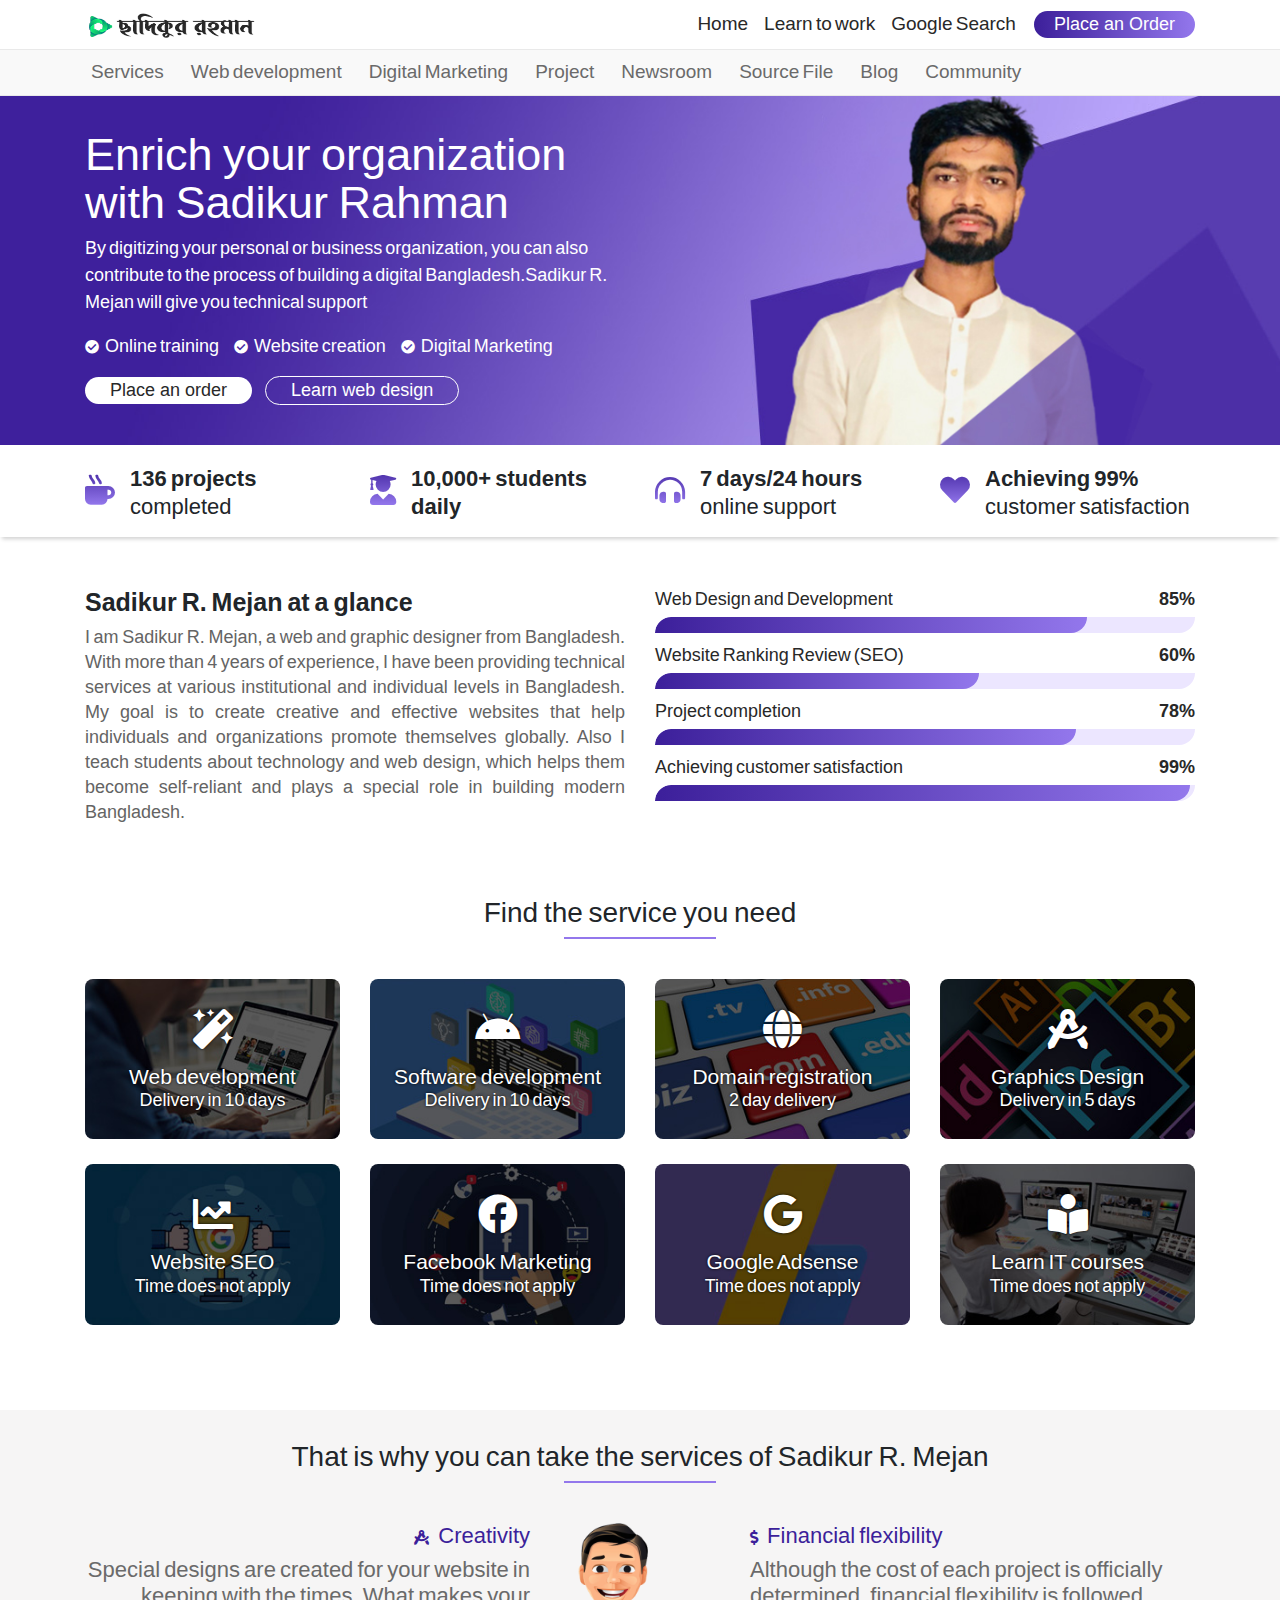
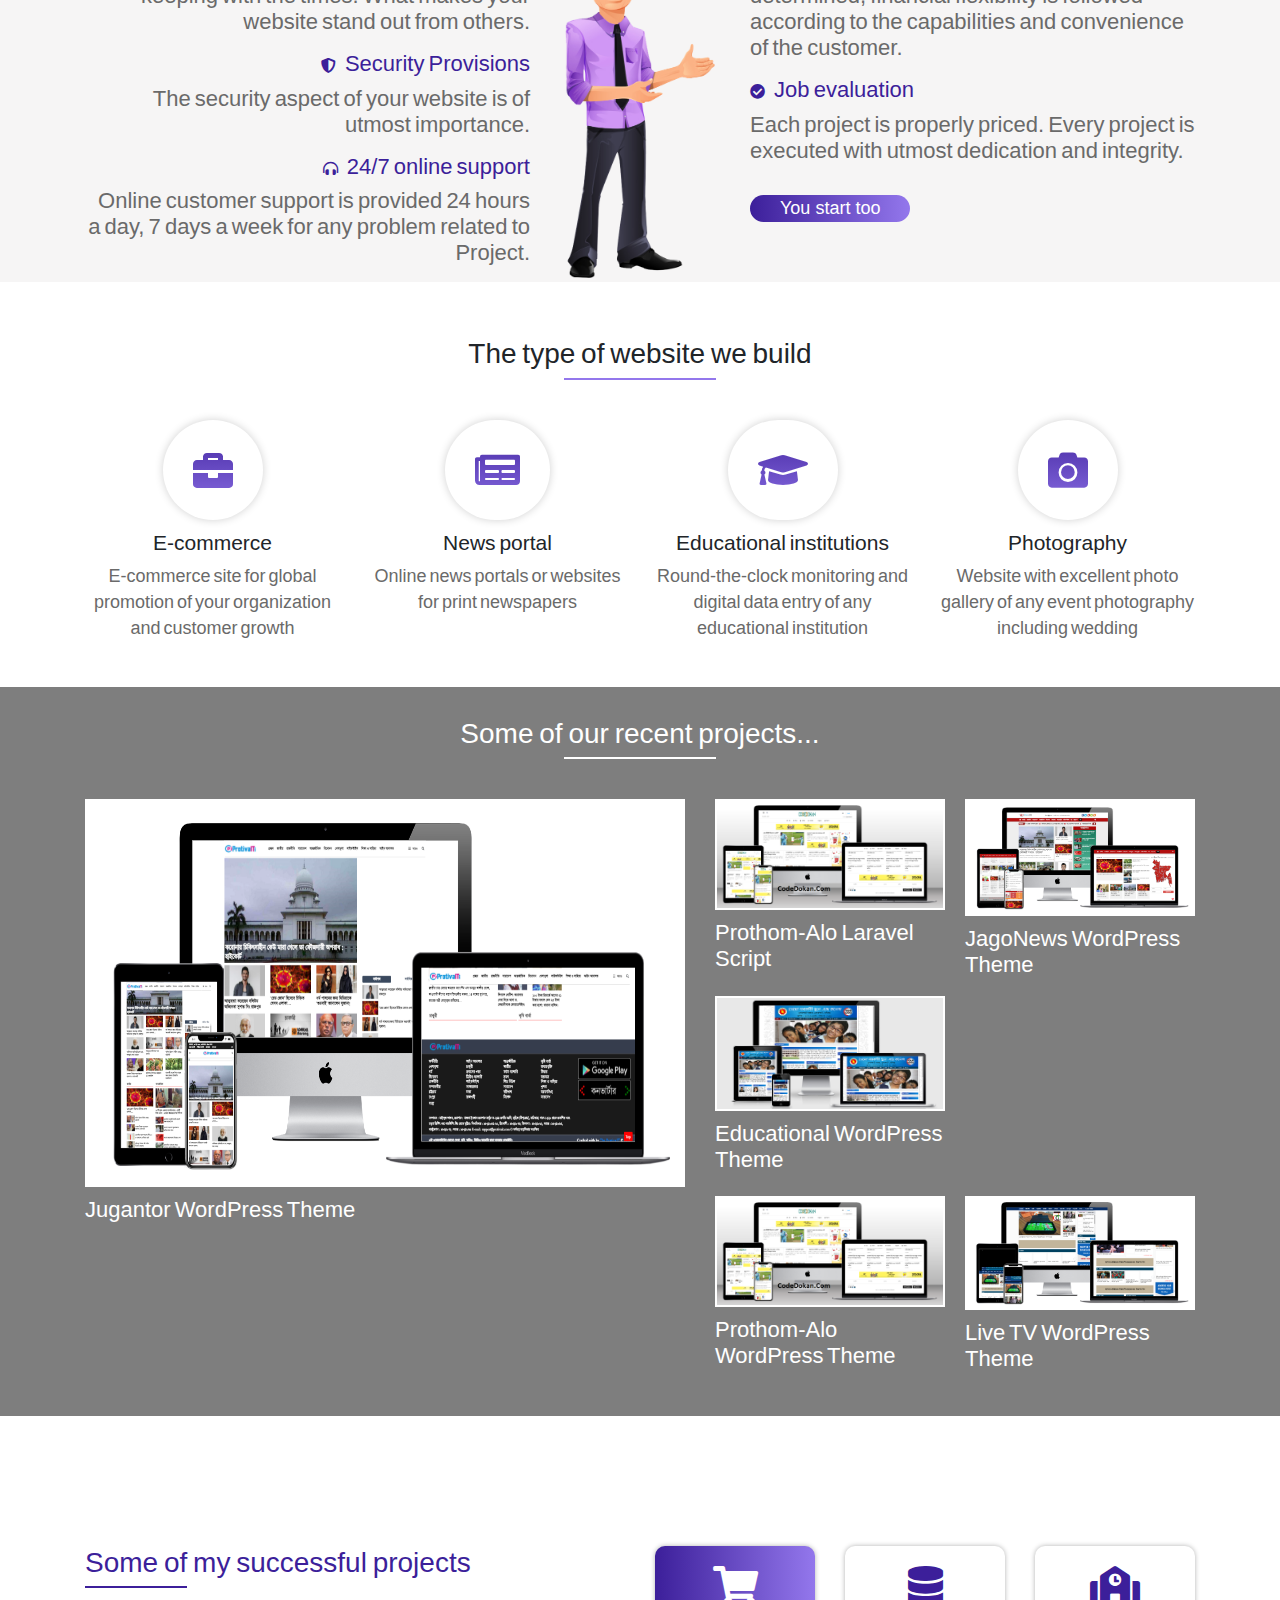
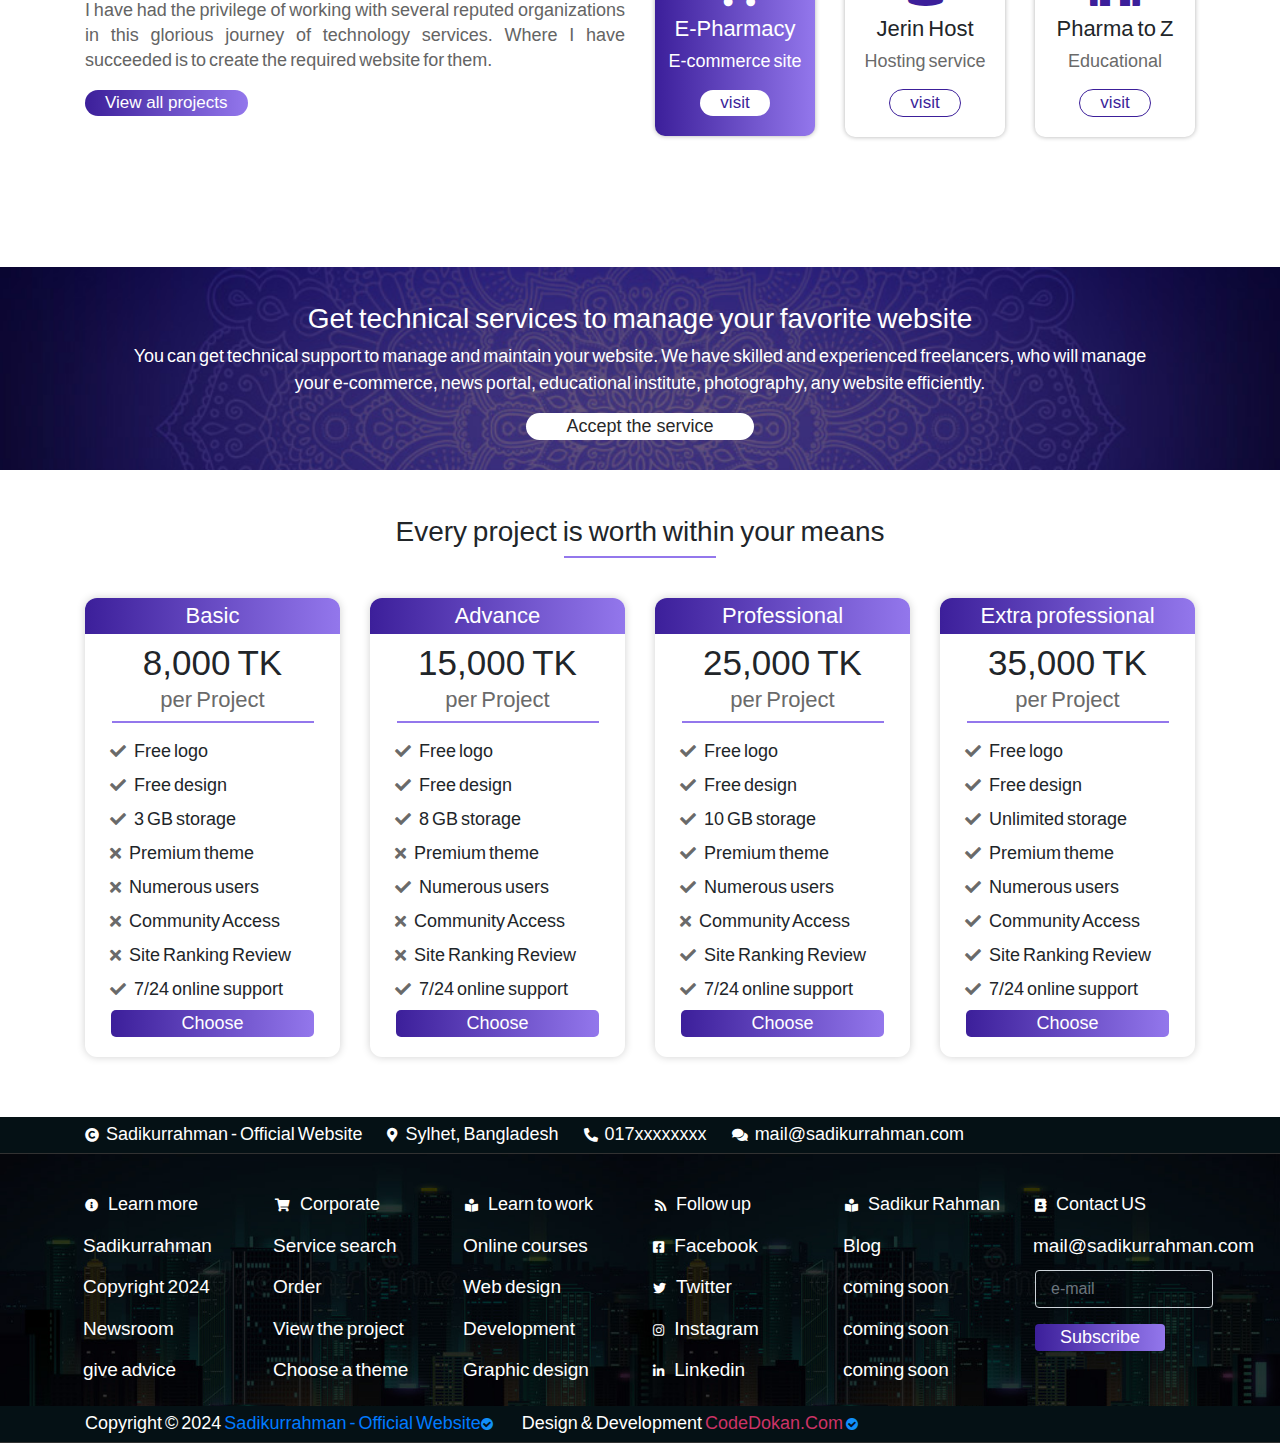
<file: index.html>
<!DOCTYPE HTML>
<html lang="en-US">

<head>
  <meta charset="UTF-8">
  <meta name="description" content="Sadikur R. Mejan Official Website">
  <meta name="keywords"
    content="Sadikur R. Mejan, Sadik14367, Mejan, Sadikur R. Mejan tutorial, Sadikur R. Mejan website, Sadikur R. Mejan official website, Sadikur R. Mejan biography, Sadikur Rahman, Sadikur Rahman">
  <meta name="viewport" content="width=device-width, initial-scale=1, shrink-to-fit=no">
  <title>Sadikur R. Mejan | Make Your Dream Website</title>
  <meta name="author" content="Sadikur Rahman">
  <link href="https://sadikurrahman.com" rel="canonical">
  <link rel="icon" href="image/favicon.png" type="image/x-icon" />
  <link rel="shortcut icon" href="image/favicon.png" type="image/x-icon" />
  <!-- [ Meta Tag SEO ] -->
  <meta property="og:title" content="Sadikur Rahman | Make Your Dream Website" />
  <meta property="og:description"
    content="Sadikur R.Mejan is a web developer, you can buy or create your dream website fro us, we provie Wordpress Theme, php script, laravel, ptc,blog,newspaper,epaper,personal cv,Corporate,Online TV, Epaper, Ecommerce, Corporate, Personal Theme." />
  <meta property="og:image" content="image/logo.png" />
  <link href='image/favicon.ico' rel='icon' type='image/x-icon' />
  <meta property="og:video" content="" />
  <meta property="og:image:width" content="700" />
  <meta property="og:image:height" content="390" />
  <meta property="og:video:type" content="application/x-shockwave-flash" />
  <!-- DNS prefetch -->
  <link href='//maxcdn.bootstrapcdn.com' rel='dns-prefetch' />
  <link href='//fonts.googleapis.com' rel='dns-prefetch' />
  <link href='//use.fontawesome.com' rel='dns-prefetch' />
  <link href='//ajax.googleapis.com' rel='dns-prefetch' />
  <link href='//resources.blogblog.com' rel='dns-prefetch' />
  <link href='//www.facebook.com' rel='dns-prefetch' />
  <link href='//plus.google.com' rel='dns-prefetch' />
  <link href='//twitter.com' rel='dns-prefetch' />
  <link href='//www.youtube.com' rel='dns-prefetch' />
  <link href='//feedburner.google.com' rel='dns-prefetch' />
  <link href='//www.pinterest.com' rel='dns-prefetch' />
  <link href='//www.linkedin.com' rel='dns-prefetch' />
  <link href='//feeds.feedburner.com' rel='dns-prefetch' />
  <link href='//github.com' rel='dns-prefetch' />
  <link href='//player.vimeo.com' rel='dns-prefetch' />
  <link href='//platform.twitter.com' rel='dns-prefetch' />
  <link href='//apis.google.com' rel='dns-prefetch' />
  <link href='//connect.facebook.net' rel='dns-prefetch' />
  <link href='//cdnjs.cloudflare.com' rel='dns-prefetch' />
  <link href='//www.google-analytics.com' rel='dns-prefetch' />
  <link href='//pagead2.googlesyndication.com' rel='dns-prefetch' />
  <link href='//googleads.g.doubleclick.net' rel='dns-prefetch' />
  <link href='//www.gstatic.com' rel='preconnect' />
  <link href='//www.googletagservices.com' rel='dns-prefetch' />
  <link href='//static.xx.fbcdn.net' rel='dns-prefetch' />
  <link href='//tpc.googlesyndication.com' rel='dns-prefetch' />
  <link href='//syndication.twitter.com' rel='dns-prefetch' />
  <link href='/favicon.ico' rel='icon' type='image/x-icon' />
  <link href='https://www.blogger.com/openid-server.g' rel='openid.server' />
  <link href='/' hreflang='vi-BD' rel='alternate' />
  <link href='https://sadikurrahman.com/' rel='openid.delegate' />
  <link href='https://sadikurrahman.com/' rel='canonical' />
  <meta content='Sadikur R. Mejan - Personal Portfolio' name='DC.title' />

  <!-- [ Social Media Meta Tag ] -->
  <meta content='Sadikur R. Mejan' property='og:site_name' />
  <meta content='Sadikur R. Mejan Provides IT Service, ' name='description' />
  <meta
    content='Sadikur Rahman, Sadikur R. Mejan, CodeDokan.Com, Bangla Newspaper, PHP Script, Free Download,WordPress Theme Free Download,'
    name='keywords' />
  <meta content='Sadikur R. Mejan' property='og:title' />
  <meta content='website' property='og:type' />
  <meta
    content='Sadikur R. Mejan Provides IT Service, PSD,Php,Blogging,Online Earning,Web Design,Hacking,Game,Online Tricks,Tutorial,Course,Freelancing,Tech Bangla'
    property='og:description' />
  <meta content='image/logo.png' property='og:image' />
  <meta content='https://www.facebook.com/Sadik14367' property='article:author' />
  <meta content='https://www.facebook.com/Sadik14367' property='article:publisher' />
  <meta content='CODE-APPLICATION-FACEBOOK' property='fb:app_id' />
  <meta content='CODE-ADMIN-FACEBOOK' property='fb:admins' />
  <meta content='en_US' property='og:locale' />
  <meta content='en_GB' property='og:locale:alternate' />
  <meta content='id_ID' property='og:locale:alternate' />
  <meta content='yes' name='apple-mobile-web-app-capable' />
  <meta content='#6200ee' name='theme-color' />
  <meta content='#6200ee' name='msapplication-navbutton-color' />
  <meta content='notranslate' name='google' />
  <meta content='unsafe-url' name='referrer' />
  <meta content='telephone=no' name='format-detection' />
  <meta content='xxxxxx' name='google-site-verification' />
  <meta content='xxxxxx' name='msvalidate.01' />
  <meta content='Bangladesh' name='geo.placename' />
  <meta content='id' name='geo.country' />
  <meta content='@Sadik14367' name='twitter:site' />
  <meta content='@Sadik14367' name='twitter:creator' />
  <meta content='Sadikur R. Mejan is a web developer, you can create your dream website from us.'
    name='twitter:description' />
  <meta content='#' property='fb:admins' />
  <meta content='#' property='fb:app_id' />
  <!--Style CSS Start-->
  <link rel="stylesheet" href="https://stackpath.bootstrapcdn.com/bootstrap/4.4.1/css/bootstrap.min.css"
    integrity="sha384-Vkoo8x4CGsO3+Hhxv8T/Q5PaXtkKtu6ug5TOeNV6gBiFeWPGFN9MuhOf23Q9Ifjh" crossorigin="anonymous">
  <link href="fontawesome/css/all.css" rel="stylesheet">
  <!-- Google Fonts -->
  <link href="https://fonts.googleapis.com/css2?family=Work+Sans:wght@400;500;600;700&display=swap" rel="stylesheet"> 
  <!-- Google Fonts -->
  <link href="https://fonts.googleapis.com/css2?family=Work+Sans:wght@400;500;600;700&display=swap" rel="stylesheet"> 
  <link rel="stylesheet" href="https://cdnjs.cloudflare.com/ajax/libs/font-awesome/4.7.0/css/font-awesome.min.css">
  <link rel="stylesheet" href="css/style.css" />
  <link rel="stylesheet" media="screen and (max-width: 1000px)" href="css/responsive.css">
  <link rel="stylesheet" media="screen and (max-width: 1024px)" href="css/responsive.css">
  <link rel="icon" href="image/favicon.ico" type="image/gif" sizes="16x16">
  <!--Style CSS End-->

  <!-- Global site tag (gtag.js) - Google Analytics -->
  <script async src="https://www.googletagmanager.com/gtag/js?id=UA-166278310-1"></script>
  <script>
    window.dataLayer = window.dataLayer || [];
    function gtag() { dataLayer.push(arguments); }
    gtag('js', new Date());

    gtag('config', 'UA-166278310-1');
  </script>
</head>
<body>
  
  <!-- Default JavaScript -->
  <script src="https://code.jquery.com/jquery-3.4.1.slim.min.js"
    integrity="sha384-J6qa4849blE2+poT4WnyKhv5vZF5SrPo0iEjwBvKU7imGFAV0wwj1yYfoRSJoZ+n"
    crossorigin="anonymous"></script>
  <script src="https://cdn.jsdelivr.net/npm/popper.js@1.16.0/dist/umd/popper.min.js"
    integrity="sha384-Q6E9RHvbIyZFJoft+2mJbHaEWldlvI9IOYy5n3zV9zzTtmI3UksdQRVvoxMfooAo"
    crossorigin="anonymous"></script>
  <script src="https://stackpath.bootstrapcdn.com/bootstrap/4.4.1/js/bootstrap.min.js"
    integrity="sha384-wfSDF2E50Y2D1uUdj0O3uMBJnjuUD4Ih7YwaYd1iqfktj0Uod8GCExl3Og8ifwB6"
    crossorigin="anonymous"></script>
  <!-- Default JavaScript -->
  
  <!-- NAV START -->

  <nav class="navbar navbar-expand-lg navbar-light fixed-top">
    <div class="container">

      <a class="navbar-brand" href="index.html">
        <img src="image/sa web logo.png" width="190" height="28" alt="">
      </a>
      <button class="navbar-toggler" type="button" data-toggle="collapse" data-target="#navbarSupportedContent"
        aria-controls="navbarSupportedContent" aria-expanded="false" aria-label="Toggle navigation">
        <span class="navbar-toggler-icon"></span>
      </button>
      <div class="collapse navbar-collapse" id="navbarSupportedContent">
        <ul class="navbar-nav ml-auto">
          <li class="nav-item">
            <a class="nav-link" href="index.html">Home<span class="sr-only">(current)</span></a>
          </li>
          <li class="nav-item">
            <a class="nav-link" href="https://www.facebook.com/codedokan/" target="_blank">Learn to work</a>
          </li>
          <li class="nav-item">
            <a class="nav-link" href="https://www.google.com/search?client=firefox-b-d&q=Sadikur+R.+Mejan"
              target="_blank">Google Search</a>
          </li>
          <li class="nav-item">
            <a class="nav-link" href="service.html">Services</a>
          </li>
          <li class="nav-item">
            <a class="nav-link" href="web_dev.html">Web development</a>
          </li>
          <li class="nav-item">
            <a class="nav-link" href="project.html">Project</a>
          </li>
          <li class="nav-item">
            <a class="nav-link" href="digital_service.html">Digital Marketing</a>
          </li>
          <li class="nav-item">
            <a class="nav-link" href="newsroom.html">Newsroom</a>
          </li>
          <li class="nav-item">
            <a class="nav-link" href="https://www.facebook.com/codedokan/">Community</a>
          </li>
        </ul>
        <div class="top_button">
          <a href="http://codedokan.com/" target="_blank"><button>Place an Order</button></a>
        </div>
      </div>
    </div>
  </nav>

  <!-- NAV OVER -->

  <!-- Second NAV START -->
  <div class="second_nav">
    <div class="container">
      <div class="row">
        <div class="col-lg-12">
          <ul class="nav">
            <li class="nav-item"><a class="nav-link" href="service.html">Services</a></li>
            <li class="nav-item"><a class="nav-link" href="web_dev.html">Web development</a></li>
            <li class="nav-item"> <a class="nav-link" href="digital_service.html">Digital Marketing</a></li>
            <li class="nav-item"><a class="nav-link" href="project.html">Project</a></li>
            <li class="nav-item"> <a class="nav-link" href="newsroom.html">Newsroom</a></li>
            <li class="nav-item"> <a class="nav-link" href="source_file.html">Source File</a></li>
            <li class="nav-item"> <a class="nav-link" href="#" target="_blank">Blog</a<li>
            <li class="nav-item"><a class="nav-link" href="https://www.facebook.com/codedokan"
                target="_blank">Community<a></li>
          </ul>
        </div>
      </div>
    </div>
  </div>

  <!-- Second NAV OVER -->

  <section class="banner">
    <div class="container">
      <div class="row">
        <div class="col-lg-6 col">
          <h5>Enrich your organization with Sadikur Rahman</h5>
          <p>By digitizing your personal or business organization, you can also contribute to the process of building a
            digital Bangladesh.Sadikur R. Mejan will give you technical support</p>
          <h2><i class="fas fa-check-circle"></i> Online training</h2>
          <h2><i class="fas fa-check-circle"></i> Website creation</h2>
          <h2><i class="fas fa-check-circle"></i> Digital Marketing</h2>

          <a href="https://codedokan.com/" target="_blank">
            <button>Place an order</button>
          </a>
          <a href="http://codedokan.com" target="_blank">
            <button style="color: #fff; background: none; border: 1px solid white;">Learn web design</button>
            <a>
        </div>
        <div class="col-lg-6">
        </div>
      </div>
    </div>
  </section>

  <section class="banner_bottom_line">
    <div class="container">
      <div class="row">
        <div class="col-lg-3">
          <i class="fas fa-mug-hot"></i>
          <p><b>136 projects</b><br>completed</p>
        </div>

        <div class="col-lg-3">
          <i class="fas fa-user-graduate"></i>
          <p><b>10,000+ students daily</b></p>
        </div>

        <div class="col-lg-3">
          <i class="fas fa-headphones-alt"></i>
          <p><b>7 days/24 hours</b><br>online support</p>
        </div>

        <div class="col-lg-3">
          <i class="fas fa-heart"></i>
          <p><b>Achieving 99%</b><br>customer satisfaction</p>
        </div>
      </div>
    </div>
  </section>

  <div class="order-line">
    <a href="https://codedokan.com/">Place an Order</a>
  </div>

  <section class="about_me">
    <div class="container">
      <div class="row">
        <div class="col-lg-6">
          <h1>Sadikur R. Mejan at a glance</h1>
          <p>I am Sadikur R. Mejan, a web and graphic designer from Bangladesh. With more than 4 years of experience, I
            have been providing technical services at various institutional and individual levels in Bangladesh. My goal
            is to create creative and effective websites that help individuals and organizations promote themselves
            globally. Also I teach students about technology and web design, which helps them become self-reliant and
            plays a special role in building modern Bangladesh.
          </p>
        </div>
        <div class="col-lg-6">
          <div class="progress_bar">
            <p>Web Design and Development <span style="float: right;"><b>85%</b></span></p>
            <div class="progress">
              <div class="progress-bar" role="progressbar" style="width: 80%" aria-valuenow="25" aria-valuemin="0"
                aria-valuemax="100">
              </div>
            </div>
          </div>
          <div class="progress_bar">
            <p>Website Ranking Review (SEO) <span style="float: right;"><b>60%</b></p>
            <div class="progress">
              <div class="progress-bar" role="progressbar" style="width: 60%" aria-valuenow="25" aria-valuemin="0"
                aria-valuemax="100">
              </div>
            </div>
          </div>
          <div class="progress_bar">
            <p>Project completion<span style="float: right;"><b>78%</b></p>
            <div class="progress">
              <div class="progress-bar" role="progressbar" style="width: 78%" aria-valuenow="25" aria-valuemin="0"
                aria-valuemax="100">
              </div>
            </div>
          </div>
          <div class="progress_bar">
            <p>Achieving customer satisfaction<span style="float: right;"><b>99%</b></p>
            <div class="progress">
              <div class="progress-bar" role="progressbar" style="width: 99%" aria-valuenow="25" aria-valuemin="0"
                aria-valuemax="100">
              </div>
            </div>
          </div>
        </div>
      </div>
    </div>
  </section>

  <section class="service">
    <div class="container">
      <h3>Find the service you need</h3>
      <hr />
      <div class="row">
        <div class="col-lg-3">
          <div class="service_card_1">
            <i class="fas fa-magic"></i>
            <h1>Web development</h1>
            <h2>Delivery in 10 days</h2>
          </div>
        </div>

        <div class="col-lg-3">
          <div class="service_card_2">
            <i class="fab fa-android"></i>
            <h1>Software development</h1>
            <h2>Delivery in 10 days</h2>
          </div>
        </div>


        <div class="col-lg-3">
          <div class="service_card_3">
            <i class="fas fa-globe"></i>
            <h1>Domain registration</h1>
            <h2>2 day delivery</h2>
          </div>
        </div>

        <div class="col-lg-3">
          <div class="service_card_4">
            <i class="fas fa-drafting-compass"></i>
            <h1>Graphics Design</h1>
            <h2>Delivery in 5 days</h2>
          </div>
        </div>

        <div class="col-lg-3">
          <div class="service_card_5">
            <i class="fas fa-chart-line"></i>
            <h1>Website SEO</h1>
            <h2>Time does not apply</h2>
          </div>
        </div>

        <div class="col-lg-3">
          <div class="service_card_6">
            <i class="fab fa-facebook"></i>
            <h1>Facebook Marketing</h1>
            <h2>Time does not apply
            </h2>
          </div>
        </div>

        <div class="col-lg-3">
          <div class="service_card_7">
            <i class="fab fa-google"></i>
            <h1>Google Adsense</h1>
            <h2>Time does not apply
            </h2>
          </div>
        </div>

        <div class="col-lg-3">
          <div class="service_card_8">
            <i class="fas fa-book-reader"></i>
            <h1>Learn IT courses</h1>
            <h2>Time does not apply
            </h2>
          </div>
        </div>
      </div>
    </div>
  </section>

  <section class="choose_us">
    <div class="container">
      <h1>That is why you can take the services of Sadikur R. Mejan</h1>
      <hr />
      <div class="row">
        <div class="col-lg-5">
          <div class="choose_card_left">
            <h2><i class="fas fa-drafting-compass"></i> Creativity</h2>
            <p>Special designs are created for your website in keeping with the times. What makes your website stand out
              from others.</p>
          </div>

          <div class="choose_card_left">
            <h2><i class="fas fa-shield-alt"></i> Security Provisions</h2>
            <p>The security aspect of your website is of utmost importance.</p>
          </div>

          <div class="choose_card_left">
            <h2><i class="fas fa-headphones-alt"></i> 24/7 online support</h2>
            <p>Online customer support is provided 24 hours a day, 7 days a week for any problem related to Project.</p>
          </div>
        </div>

        <div class="col-lg-2">
          <img src="image/human.png" alt="" />
        </div>

        <div class="col-lg-5">
          <div class="choose_card_right">
            <h2><i class="fas fa-dollar-sign"></i> Financial flexibility</h2>
            <p>Although the cost of each project is officially determined, financial flexibility is followed according
              to the capabilities and convenience of the customer.</p>
          </div>

          <div class="choose_card_right">
            <h2><i class="fas fa-check-circle"></i> Job evaluation</h2>
            <p>Each project is properly priced. Every project is executed with utmost dedication and integrity.</p>
            <a href="https://www.facebook.com/Sadik14367" target="_blank"><button>You start too</button></a>
          </div>
        </div>

      </div>
    </div>
  </section>

  <section class="website_type">
    <div class="container">
      <h3>The type of website we build</h3>
      <hr />
      <div class="row">
        <div class="col-lg-3">
          <div class="website_type_1">
            <i class="fas fa-briefcase"></i>
            <h1>E-commerce</h1>
            <p>E-commerce site for global promotion of your organization and customer growth</p>
          </div>
        </div>

        <div class="col-lg-3">
          <div class="website_type_1">
            <i class="fas fa-newspaper"></i>
            <h1>News portal</h1>
            <p>Online news portals or websites for print newspapers</p>
          </div>
        </div>

        <div class="col-lg-3">
          <div class="website_type_1">
            <i class="fas fa-graduation-cap"></i>
            <h1>Educational institutions</h1>
            <p>Round-the-clock monitoring and digital data entry of any educational institution</p>
          </div>
        </div>

        <div class="col-lg-3">
          <div class="website_type_1">
            <i class="fas fa-camera"></i>
            <h1>Photography</h1>
            <p>Website with excellent photo gallery of any event photography including wedding</p>
          </div>
        </div>
      </div>
    </div>
  </section>

  <section class="online_media">
    <div class="container">
      <h1>Some of our recent projects...</h1>
      <hr />
      <div class="row">
        <div class="col-lg-6">
          <div class="big_media_news">
            <img src="image/jugantor.png" alt="" />
            <a href="#" target="_blank">
              <h2>Jugantor WordPress Theme</h2>
            </a>
          </div>
        </div>


        <div class="col-lg-6">
          <div class="media_news">
            <img src="image/JagoNews.png" alt="" />
            <a href="#" target="_blank">
              <h2>JagoNews WordPress Theme</h2>
            </a>
          </div>

          <div class="media_news">
            <img src="image/prothom-alo.png" alt="" />
            <a href="#" target="_blank">
              <h2>Prothom-Alo Laravel Script</h2>
            </a>
          </div>

          <div class="media_news">
            <img src="image/educational.png" alt="" />
            <a href="#" target="_blank">
              <h2> Educational WordPress Theme</h2>
            </a>
          </div>

          <div class="media_news">
            <img src="image/livetv.png" alt="" />
            <a href="#" target="_blank">
              <h2>Live TV WordPress Theme</h2>
            </a>
          </div>

          <div class="media_news">
            <img src="image/prothom-alo.png" alt="" />
            <a href="#" target="_blank">
              <h2>Prothom-Alo WordPress Theme</h2>
            </a>
          </div>
        </div>
      </div>
    </div>
  </section>

  <section class="project">
    <div class="container">
      <div class="row">
        <div class="project-text col-lg-6">
          <h1> Some of my successful projects</h1>
          <hr />
          <p>I have had the privilege of working with several reputed organizations in this glorious journey of
            technology services. Where I have succeeded is to create the required website for them.</p>
          <a href="project.html"><button>View all projects</button></a>
        </div>

        <div class="all-project col-lg-6">
          <div class="row">
            <div class="col-lg-4">
              <div class="project_list" style="background-image: linear-gradient(to right, #3c1f9a, #9377ec);">
                <i class="fas fa-shopping-cart" style="color: white;"></i>
                <h1 style="color: white;">E-Pharmacy</h1>
                <p style="color: white;">E-commerce site</p>
                <a href="#" target="_blank"><button
                    style="background: white; color: #3c1f9a; border: none;">visit</button></a>
              </div>
            </div>

            <div class="col-lg-4">
              <div class="project_list">
                <i class="fas fa-database"></i>
                <h1>Jerin Host</h1>
                <p>Hosting service</p>
                <a href="# target="_blank"><button>visit</button></a>
              </div>
            </div>

            <div class="col-lg-4">
              <div class="project_list">
                <i class="fas fa-school"></i>
                <h1>Pharma to Z</h1>
                <p>Educational</p>
                <a href="#" target="_blank"><button>visit</button></a>
              </div>
            </div>
          </div>
        </div>
      </div>
    </div>
  </section>

  <section class="note">
    <div class="col-lg-12">
      <h1>Get technical services to manage your favorite website</h1>
      <p>You can get technical support to manage and maintain your website. We have skilled and experienced freelancers,
        who will manage your e-commerce, news portal, educational institute, photography, any website efficiently.</p>
      <center>
        <div>
          <a href="http://facebook.com/Sadik14367" target="_blank"><button>Accept the service</button></a>
        </div>
      </center>
    </div>
  </section>

  <section class="price_plan">
    <div class="container">
      <h3>Every project is worth within your means</h3>
      <hr />
      <div class="row">
        <div class="col-lg-3">
          <div class="price_list">
            <h1>Basic</h1>
            <h2>8,000 TK</h2>
            <h3>per Project</h3>
            <hr />
            <p><i class="fas fa-check"></i> Free logo</p>
            <p><i class="fas fa-check"></i> Free design</p>
            <p><i class="fas fa-check"></i> 3 GB storage</p>
            <p><i class="fas fa-times"></i> Premium theme</p>
            <p><i class="fas fa-times"></i> Numerous users</p>
            <p><i class="fas fa-times"></i> Community Access</p>
            <p><i class="fas fa-times"></i> Site Ranking Review</p>
            <p><i class="fas fa-check"></i> 7/24 online support</p>

            <div>
              <a href="basic-plan.html"><button>Choose</button></a>
            </div>
          </div>
        </div>

        <div class="col-lg-3">
          <div class="price_list">
            <h1>Advance</h1>
            <h2>15,000 TK</h2>
            <h3>per Project</h3>
            <hr />
            <p><i class="fas fa-check"></i> Free logo</p>
            <p><i class="fas fa-check"></i> Free design</p>
            <p><i class="fas fa-check"></i> 8 GB storage</p>
            <p><i class="fas fa-times"></i> Premium theme</p>
            <p><i class="fas fa-check"></i> Numerous users</p>
            <p><i class="fas fa-times"></i> Community Access</p>
            <p><i class="fas fa-times"></i> Site Ranking Review</p>
            <p><i class="fas fa-check"></i> 7/24 online support</p>
            <div>
              <a href="advance-plan.html"><button>Choose</button></a>
            </div>
          </div>
        </div>

        <div class="col-lg-3">
          <div class="price_list">
            <h1>Professional</h1>
            <h2>25,000 TK</h2>
            <h3>per Project</h3>
            <hr />
            <p><i class="fas fa-check"></i> Free logo</p>
            <p><i class="fas fa-check"></i> Free design</p>
            <p><i class="fas fa-check"></i> 10 GB storage</p>
            <p><i class="fas fa-check"></i> Premium theme</p>
            <p><i class="fas fa-check"></i> Numerous users</p>
            <p><i class="fas fa-times"></i> Community Access</p>
            <p><i class="fas fa-check"></i> Site Ranking Review</p>
            <p><i class="fas fa-check"></i> 7/24 online support</p>
            <div>
              <a href="professional-plan.html"><button>Choose</button></a>
            </div>
          </div>
        </div>

        <div class="col-lg-3">
          <div class="price_list">
            <h1>Extra professional</h1>
            <h2>35,000 TK</h2>
            <h3>per Project</h3>
            <hr />
            <p><i class="fas fa-check"></i> Free logo</p>
            <p><i class="fas fa-check"></i> Free design</p>
            <p><i class="fas fa-check"></i> Unlimited storage</p>
            <p><i class="fas fa-check"></i> Premium theme</p>
            <p><i class="fas fa-check"></i> Numerous users</p>
            <p><i class="fas fa-check"></i> Community Access</p>
            <p><i class="fas fa-check"></i> Site Ranking Review</p>
            <p><i class="fas fa-check"></i> 7/24 online support</p>
            <div>
              <a href="extra-professional-plan.html"><button>Choose</button></a>
            </div>
          </div>
        </div>
      </div>
    </div>
  </section>

<!--Footer Section Start-->

  <div class="footer_bottom">
    <div class="container">
      <div class="row">
        <div class="col-lg-12">
          <h1><i class="fas fa-copyright"></i> Sadikurrahman - Official Website</h1>
          <h1><i class="fas fa-map-marker-alt"></i> Sylhet, Bangladesh</h1>
          <h1><i class="fas fa-phone-alt"></i> 017xxxxxxxx</h1>
          <h1><i class="fas fa-comments"></i> mail@sadikurrahman.com</h1>
        </div>
      </div>
    </div>
  </div>

  <div class="footer_bottom_2">
    <div class="container">
      <div class="row">
        <div class="col-lg-12">
          <h1><i class="fas fa-phone-alt"></i> 017xxxxxxxx</h1>
          <a href="https://www.facebook.com/Sadik14367">
            <h1><i class="fab fa-facebook"></i> Facebook</h1>
          </a>
          <a href="https://twitter.com/Sadik14367">
            <h1><i class="fa fa-twitter"></i> Twitter</h1>
          </a>
          <a href="https://www.instagram.com/Sadik14367/">
            <h1><i class="fa fa-instagram"></i> Instagram</h1>
          </a>
          <h1><i class="fas fa-comments"></i> mail@sadikurrahman.com</h1>
          <h1><i class="fas fa-map-marker-alt"></i> Sylhet, Bangladesh</h1>
          <h1><i class="fas fa-copyright"></i> Sadikurrahman - Official Website</h1>
        </div>
      </div>
    </div>
  </div>

  <div class="footer">
    <div class="container">
      <div class="row">
        <div class="col-lg-2">
          <ul>
            <h1><i class="fas fa-info-circle"></i> Learn more</h1>
            <li class="nav-item">
              <a class="nav-link" href="#" data-toggle="modal" data-target="#exampleModalScrollable">Sadikurrahman</a>
            </li>
            <li class="nav-item">
              <a class="nav-link" href="#" data-toggle="modal" data-target="#copyright">Copyright 2024</a>
            </li>
            <li class="nav-item">
              <a class="nav-link" href="newsroom.html">Newsroom</a>
            </li>
            <li class="nav-item">
              <a class="nav-link" href="http://facebook.com/Sadik14367" target="_blank">give advice</a>
            </li>
          </ul>
        </div>

        <div class="col-lg-2">
          <ul>
            <h1><i class="fas fa-shopping-cart"></i> Corporate</h1>
            <li class="nav-item">
              <a class="nav-link" href="service.html">Service search</a>
            </li>
            <li class="nav-item">
              <a class="nav-link" href="#">Order</a>
            </li>
            <li class="nav-item">
              <a class="nav-link" href="project.html">View the project</a>
            </li>
            <li class="nav-item">
              <a class="nav-link" href="#" data-container="body" data-toggle="popover" data-placement="top"
                data-content="">Choose a theme</a>
            </li>
          </ul>
        </div>

        <div class="col-lg-2">
          <ul>
            <h1><i class="fas fa-book-reader"></i> Learn to work</h1>
            <li class="nav-item">
              <a class="nav-link" href="#" target="_blank">Online courses</a>
            </li>
            <li class="nav-item">
              <a class="nav-link" href="#" target="_blank">Web design</a>
            </li>
            <li class="nav-item">
              <a class="nav-link" href="#" target="_blank">Development</a>
            </li>
            <li class="nav-item">
              <a class="nav-link" href="#" target="_blank">Graphic design</a>
            </li>
          </ul>
        </div>

        <div class="col-lg-2">
          <ul>
            <h1><i class="fas fa-rss"></i> Follow up</h1>
            <li class="nav-item">
              <a class="nav-link" href="https://www.facebook.com/Sadik14367" target="_blank"><i
                  class="fab fa-facebook-square"></i> Facebook</a>
            </li>
            <li class="nav-item">
              <a class="nav-link" href="https://www.twitter.com/Sadik14367" target="_blank"><i
                  class="fab fa-twitter"></i> Twitter</a>
            </li>
            <li class="nav-item">
              <a class="nav-link" href="https://www.instagram.com/Sadik14367" target="_blank"><i
                  class="fab fa-instagram"></i> Instagram</a>
            </li>
            <li class="nav-item">
              <a class="nav-link" href="https://linkedin.com/in/sadikur-r-mejan/" target="_blank"><i
                  class="fab fa-linkedin"></i> Linkedin</a>
            </li>
          </ul>
        </div>

        <div class="col-lg-2">
          <ul>
            <h1><i class="fas fa-book-reader"></i> Sadikur Rahman</h1>
            <li class="nav-item"> <a class="nav-link" href="#" target="_blank">Blog</a>
            </li>
            <li class="nav-item">
              <a class="nav-link" href="#">coming soon</a>
            </li>
            <li class="nav-item">
              <a class="nav-link" href="#">coming soon</a>
            </li>
            <li class="nav-item">
              <a class="nav-link" href="#">coming soon</a>
            </li>
          </ul>
        </div>
        <div class="col-lg-2">
          <ul>
            <h1><i class="fas fa-address-book"></i> Contact US</h1>
            <li class="nav-item">
              <a class="nav-link" href="#">mail@sadikurrahman.com</a>
            </li>
            <form>
              <div class="form-group">
                <input type="email" placeholder="e-mail" class="form-control" id="exampleInputEmail1"
                  aria-describedby="emailHelp">
              </div>
              <button type="submit">Subscribe</button>
            </form>

          </ul>
        </div>
      </div>
    </div>
  </div>

  <div class="footer_bottom">
    <div class="container">
      <div class="row">
        <div class="col-lg-12">
          <h1>Copyright © 2024 <a href="https://sadikurrahman.com">Sadikurrahman - Official Website<i class="fa fa-check-circle" style="color:rgb(17, 143, 249)" title="Verified Author"></i></a></h1>
          <h1>Design & Development <a href="https://codedokan.com/" style="color: #c36;">CodeDokan.Com <i class="fa fa-check-circle" style="color:rgb(17, 143, 249)" title="Verified Author"></i></a></h1>
        </div>
      </div>
    </div>
  </div>
<!--Footer Section End-->
<!--JavaScript Section-->
  <!-- Messenger Chat Plugin Code -->
  <div id="fb-root"></div>
  <script>
    window.fbAsyncInit = function () {
      FB.init({
        xfbml: true,
        version: 'v10.0'
      });
    };

    (function (d, s, id) {
      var js, fjs = d.getElementsByTagName(s)[0];
      if (d.getElementById(id)) return;
      js = d.createElement(s); js.id = id;
      js.src = 'https://connect.facebook.net/en_US/sdk/xfbml.customerchat.js';
      fjs.parentNode.insertBefore(js, fjs);
    }(document, 'script', 'facebook-jssdk'));
  </script>
</body>
</html>
</file>
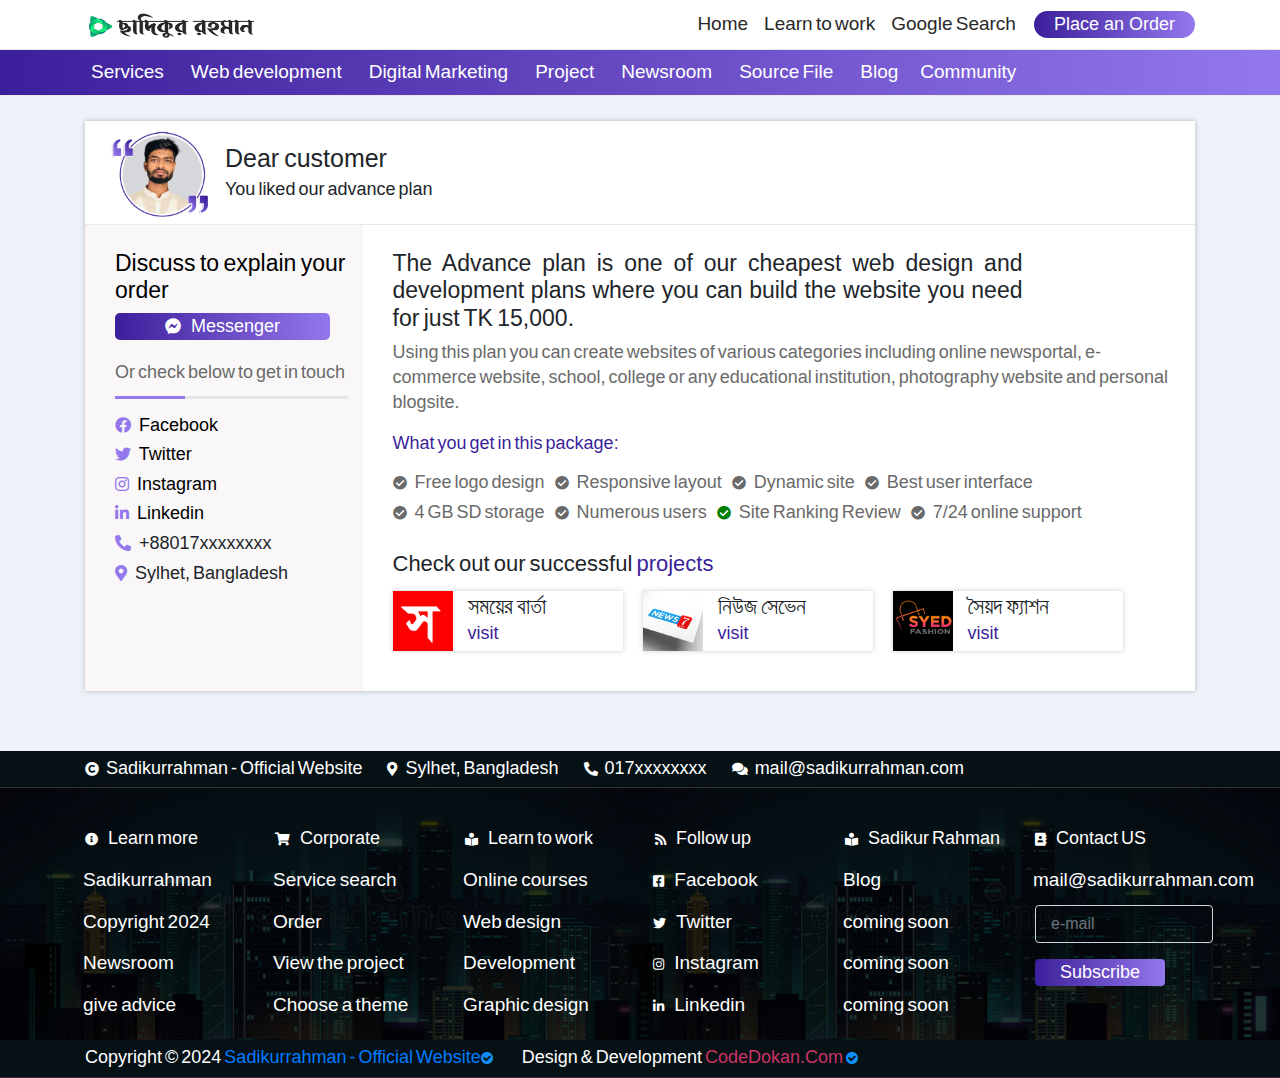
<file: advance-plan.html>
<!DOCTYPE HTML>
<html lang="en-US">

<head>
  <meta charset="UTF-8">
  <meta name="viewport" content="width=device-width, initial-scale=1, shrink-to-fit=no">
  <title>Advance Plan</title>
  <link rel="stylesheet" href="https://stackpath.bootstrapcdn.com/bootstrap/4.4.1/css/bootstrap.min.css"
    integrity="sha384-Vkoo8x4CGsO3+Hhxv8T/Q5PaXtkKtu6ug5TOeNV6gBiFeWPGFN9MuhOf23Q9Ifjh" crossorigin="anonymous">
  <link href="fontawesome/css/all.css" rel="stylesheet">
  <!-- Google Fonts -->
  <link href="https://fonts.googleapis.com/css2?family=Work+Sans:wght@400;500;600;700&display=swap" rel="stylesheet"> 
  <link rel="stylesheet" href="https://cdnjs.cloudflare.com/ajax/libs/font-awesome/4.7.0/css/font-awesome.min.css">
  <link rel="stylesheet" href="css/extra.css" />
  <link rel="stylesheet" href="css/plan.css" />
  <link rel="stylesheet" media="screen and (max-width: 1000px)" href="css/responsive.css">
  <link rel="stylesheet" media="screen and (max-width: 1024px)" href="css/responsive.css">
  <link rel="icon" href="image/feb.png" type="image/gif" sizes="16x16">
  <!-- Global site tag (gtag.js) - Google Analytics -->
  <script async src="https://www.googletagmanager.com/gtag/js?id=UA-166278310-1"></script>
  <script>
    window.dataLayer = window.dataLayer || [];
    function gtag() { dataLayer.push(arguments); }
    gtag('js', new Date());

    gtag('config', 'UA-166278310-1');
  </script>
</head>

<body>


  <!-- Default JavaScript -->
  <script src="https://code.jquery.com/jquery-3.4.1.slim.min.js"
    integrity="sha384-J6qa4849blE2+poT4WnyKhv5vZF5SrPo0iEjwBvKU7imGFAV0wwj1yYfoRSJoZ+n"
    crossorigin="anonymous"></script>
  <script src="https://cdn.jsdelivr.net/npm/popper.js@1.16.0/dist/umd/popper.min.js"
    integrity="sha384-Q6E9RHvbIyZFJoft+2mJbHaEWldlvI9IOYy5n3zV9zzTtmI3UksdQRVvoxMfooAo"
    crossorigin="anonymous"></script>
  <script src="https://stackpath.bootstrapcdn.com/bootstrap/4.4.1/js/bootstrap.min.js"
    integrity="sha384-wfSDF2E50Y2D1uUdj0O3uMBJnjuUD4Ih7YwaYd1iqfktj0Uod8GCExl3Og8ifwB6"
    crossorigin="anonymous"></script>

  <!-- Default JavaScript -->

    <!-- NAV START -->

    <nav class="navbar navbar-expand-lg navbar-light fixed-top">
      <div class="container">
        <a class="navbar-brand" href="index.html">
          <img src="image/sa web logo.png" width="190" height="28" alt="">
        </a>
        <button class="navbar-toggler" type="button" data-toggle="collapse" data-target="#navbarSupportedContent"
          aria-controls="navbarSupportedContent" aria-expanded="false" aria-label="Toggle navigation">
          <span class="navbar-toggler-icon"></span>
        </button>
        <div class="collapse navbar-collapse" id="navbarSupportedContent">
          <ul class="navbar-nav ml-auto">
            <li class="nav-item">
              <a class="nav-link" href="index.html">Home<span class="sr-only">(current)</span></a>
            </li>
            <li class="nav-item">
              <a class="nav-link" href="https://www.facebook.com/codedokan/" target="_blank">Learn to work</a>
            </li>
            <li class="nav-item">
              <a class="nav-link" href="https://www.google.com/search?client=firefox-b-d&q=Sadikur+R.+Mejan"
                target="_blank">Google Search</a>
            </li>
            <li class="nav-item">
              <a class="nav-link" href="service.html">Services</a>
            </li>
            <li class="nav-item">
              <a class="nav-link" href="web_dev.html">Web development</a>
            </li>
            <li class="nav-item">
              <a class="nav-link" href="project.html">Project</a>
            </li>
            <li class="nav-item">
              <a class="nav-link" href="digital_service.html">Digital Marketing</a>
            </li>
            <li class="nav-item">
              <a class="nav-link" href="newsroom.html">Newsroom</a>
            </li>
            <li class="nav-item">
              <a class="nav-link" href="https://www.facebook.com/codedokan/">Community</a>
            </li>
          </ul>
          <div class="top_button">
            <a href="http://codedokan.com/" target="_blank"><button>Place an Order</button></a>
          </div>
        </div>
      </div>
    </nav>
  
    <!-- NAV OVER -->

  <!-- Second NAV START -->
  <div class="second_nav">
    <div class="container">
      <div class="row">
        <div class="col-lg-12">
          <ul class="nav">
            <li class="nav-item"><a class="nav-link" href="service.html">Services</a></li>
            <li class="nav-item"><a class="nav-link" href="web_dev.html">Web development</a></li>
            <li class="nav-item"> <a class="nav-link" href="digital_service.html">Digital Marketing</a></li>
            <li class="nav-item"><a class="nav-link" href="project.html">Project</a></li>
            <li class="nav-item"> <a class="nav-link" href="newsroom.html">Newsroom</a></li>
            <li class="nav-item"> <a class="nav-link" href="source_file.html">Source File</a></li>
            <li class="nav-item"> <a class="nav-link" href="http://blog.sadikurrahman.com/" target="_blank">Blog</a><li>
            <li class="nav-item"><a class="nav-link" href="https://www.facebook.com/codedokan"
                target="_blank">Community<a></li>
          </ul>
        </div>
      </div>
    </div>
  </div>

  <!-- Second NAV OVER -->

  <section class="plan">
    <div class="container">
      <div class="col-lg-12" style="	box-shadow: 0 0 5px #b2b2b2;">
        <div class="row">
          <div class="plan-content col-lg-12">
            <img src="image/plan-photo.jpg" alt="" />
            <h1>Dear customer</h1>
            <p>You liked our advance plan</p>
          </div>
        </div>
        <div class="row">
          <div class="plan-sidebar col-lg-3">
            <h1>Discuss to explain your order</h1>
            <a href="https://www.messenger.com/t/Sadik14367" target="_blank"><button><i
                  class="fab fa-facebook-messenger" style="color: white;"></i> Messenger</button></a>
            <p>Or check below to get in touch</p>
            <hr />
            <a href="https://www.facebook.com/Sadik14367" target="_blank">
              <h2><i class="fab fa-facebook"></i> Facebook</h2>
            </a>
            <a href="https://www.twitter.com/Sadik14367" target="_blank">
              <h2><i class="fab fa-twitter"></i> Twitter</h2>
            </a>
            <a href="https://www.instagram.com/Sadik14367" target="_blank">
              <h2><i class="fab fa-instagram"></i> Instagram</h2>
            </a>
            <a href="https://www.linkedin/in/Sadik14367" target="_blank">
              <h2><i class="fab fa-linkedin"></i> Linkedin</h2>
            </a>
            <h2><i class="fas fa-phone-alt"></i> +88017xxxxxxxx</h2>
            <h2><i class="fas fa-map-marker-alt"></i> Sylhet, Bangladesh</h2>
          </div>

          <div class="plan-details col-lg-9">
            <h1>The Advance plan is one of our cheapest web design and development plans where you can build the website you need for just TK 15,000.</h1>
            <p>Using this plan you can create websites of various categories including online newsportal, e-commerce website, school, college or any educational institution, photography website and personal blogsite.</p>
            <p style="color: #3c1f9a">What you get in this package:</p>
            <h2><i class="fas fa-check-circle"></i> Free logo design</h2>
            <h2><i class="fas fa-check-circle"></i> Responsive layout</h2>
            <h2><i class="fas fa-check-circle"></i> Dynamic site</h2>
            <h2><i class="fas fa-check-circle"></i> Best user interface</h2>
            <h2><i class="fas fa-check-circle"></i> 4 GB SD storage</h2>
            <h2><i class="fas fa-check-circle"></i> Numerous users</h2>
            <h2><i class="fas fa-check-circle" style="color: green"></i> Site Ranking Review</h2>
            <h2><i class="fas fa-check-circle"></i> 7/24 online support</h2>
            <h4>Check out our successful <a href="project.html">projects</a></h4>
            <div class="a-project">
              <img src="image/somoyerbarta.png" alt="" />
              <h1>সময়ের বার্তা</h1>
              <a href="http://somoyerbarta.com" target="_blank">visit</a>
            </div>
            <div class="a-project">
              <img src="image/7.jpg" alt="" />
              <h1>নিউজ সেভেন</h1>
              <a href="http://news7bd.tv/" target="_blank">visit</a>
            </div>
            <div class="a-project">
              <img src="image/Amin.jpg" alt="" />
              <h1>সৈয়দ ফ্যাশন</h1>
              <a href="" target="_blank">visit</a>
            </div>
          </div>
        </div>
      </div>
    </div>
  </section>

  <!--Footer Section Start-->
  <div class="footer_bottom">
    <div class="container">
      <div class="row">
        <div class="col-lg-12">
          <h1><i class="fas fa-copyright"></i> Sadikurrahman - Official Website</h1>
          <h1><i class="fas fa-map-marker-alt"></i> Sylhet, Bangladesh</h1>
          <h1><i class="fas fa-phone-alt"></i> 017xxxxxxxx</h1>
          <h1><i class="fas fa-comments"></i> mail@sadikurrahman.com</h1>
        </div>
      </div>
    </div>
  </div>

  <div class="footer_bottom_2">
    <div class="container">
      <div class="row">
        <div class="col-lg-12">
          <h1><i class="fas fa-phone-alt"></i> 017xxxxxxxx</h1>
          <a href="https://www.facebook.com/Sadik14367">
            <h1><i class="fab fa-facebook"></i> Facebook</h1>
          </a>
          <a href="https://twitter.com/Sadik14367">
            <h1><i class="fa fa-twitter"></i> Twitter</h1>
          </a>
          <a href="https://www.instagram.com/Sadik14367/">
            <h1><i class="fa fa-instagram"></i> Instagram</h1>
          </a>
          <h1><i class="fas fa-comments"></i> mail@sadikurrahman.com</h1>
          <h1><i class="fas fa-map-marker-alt"></i> Sylhet, Bangladesh</h1>
          <h1><i class="fas fa-copyright"></i> Sadikurrahman - Official Website</h1>
        </div>
      </div>
    </div>
  </div>

  <div class="footer">
    <div class="container">
      <div class="row">
        <div class="col-lg-2">
          <ul>
            <h1><i class="fas fa-info-circle"></i> Learn more</h1>
            <li class="nav-item">
              <a class="nav-link" href="#" data-toggle="modal" data-target="#exampleModalScrollable">Sadikurrahman</a>
            </li>
            <li class="nav-item">
              <a class="nav-link" href="#" data-toggle="modal" data-target="#copyright">Copyright 2024</a>
            </li>
            <li class="nav-item">
              <a class="nav-link" href="newsroom.html">Newsroom</a>
            </li>
            <li class="nav-item">
              <a class="nav-link" href="http://facebook.com/Sadik14367" target="_blank">give advice</a>
            </li>
          </ul>
        </div>

        <div class="col-lg-2">
          <ul>
            <h1><i class="fas fa-shopping-cart"></i> Corporate</h1>
            <li class="nav-item">
              <a class="nav-link" href="service.html">Service search</a>
            </li>
            <li class="nav-item">
              <a class="nav-link" href="#">Order</a>
            </li>
            <li class="nav-item">
              <a class="nav-link" href="project.html">View the project</a>
            </li>
            <li class="nav-item">
              <a class="nav-link" href="#" data-container="body" data-toggle="popover" data-placement="top"
                data-content="">Choose a theme</a>
            </li>
          </ul>
        </div>

        <div class="col-lg-2">
          <ul>
            <h1><i class="fas fa-book-reader"></i> Learn to work</h1>
            <li class="nav-item">
              <a class="nav-link" href="#" target="_blank">Online courses</a>
            </li>
            <li class="nav-item">
              <a class="nav-link" href="#" target="_blank">Web design</a>
            </li>
            <li class="nav-item">
              <a class="nav-link" href="#" target="_blank">Development</a>
            </li>
            <li class="nav-item">
              <a class="nav-link" href="#" target="_blank">Graphic design</a>
            </li>
          </ul>
        </div>

        <div class="col-lg-2">
          <ul>
            <h1><i class="fas fa-rss"></i> Follow up</h1>
            <li class="nav-item">
              <a class="nav-link" href="https://www.facebook.com/Sadik14367" target="_blank"><i
                  class="fab fa-facebook-square"></i> Facebook</a>
            </li>
            <li class="nav-item">
              <a class="nav-link" href="https://www.twitter.com/Sadik14367" target="_blank"><i
                  class="fab fa-twitter"></i> Twitter</a>
            </li>
            <li class="nav-item">
              <a class="nav-link" href="https://www.instagram.com/Sadik14367" target="_blank"><i
                  class="fab fa-instagram"></i> Instagram</a>
            </li>
            <li class="nav-item">
              <a class="nav-link" href="https://linkedin.com/in/sadikur-r-mejan/" target="_blank"><i
                  class="fab fa-linkedin"></i> Linkedin</a>
            </li>
          </ul>
        </div>

        <div class="col-lg-2">
          <ul>
            <h1><i class="fas fa-book-reader"></i> Sadikur Rahman</h1>
            <li class="nav-item"> <a class="nav-link" href="#" target="_blank">Blog</a>
            </li>
            <li class="nav-item">
              <a class="nav-link" href="#">coming soon</a>
            </li>
            <li class="nav-item">
              <a class="nav-link" href="#">coming soon</a>
            </li>
            <li class="nav-item">
              <a class="nav-link" href="#">coming soon</a>
            </li>
          </ul>
        </div>

        <div class="col-lg-2">
          <ul>
            <h1><i class="fas fa-address-book"></i> Contact US</h1>
            <li class="nav-item">
              <a class="nav-link" href="#">mail@sadikurrahman.com</a>
            </li>
            <form>
              <div class="form-group">
                <input type="email" placeholder="e-mail" class="form-control" id="exampleInputEmail1"
                  aria-describedby="emailHelp">
              </div>
              <button type="submit">Subscribe</button>
            </form>
          </ul>
        </div>

      </div>
    </div>
  </div>

  <div class="footer_bottom">
    <div class="container">
      <div class="row">
        <div class="col-lg-12">
          <h1>Copyright © 2024 <a href="https://sadikurrahman.com">Sadikurrahman - Official Website<i class="fa fa-check-circle" style="color:rgb(17, 143, 249)" title="Verified Author"></i></a></h1>
          <h1>Design & Development <a href="https://codedokan.com/" style="color: #c36;">CodeDokan.Com <i class="fa fa-check-circle" style="color:rgb(17, 143, 249)" title="Verified Author"></i></a></h1>
        </div>
      </div>
    </div>
  </div>
  <!--Footer Section End-->

  <!-- Optional JavaScript -->
  <!--Here Paste Your JS Code-->
</body>

</html>
</file>
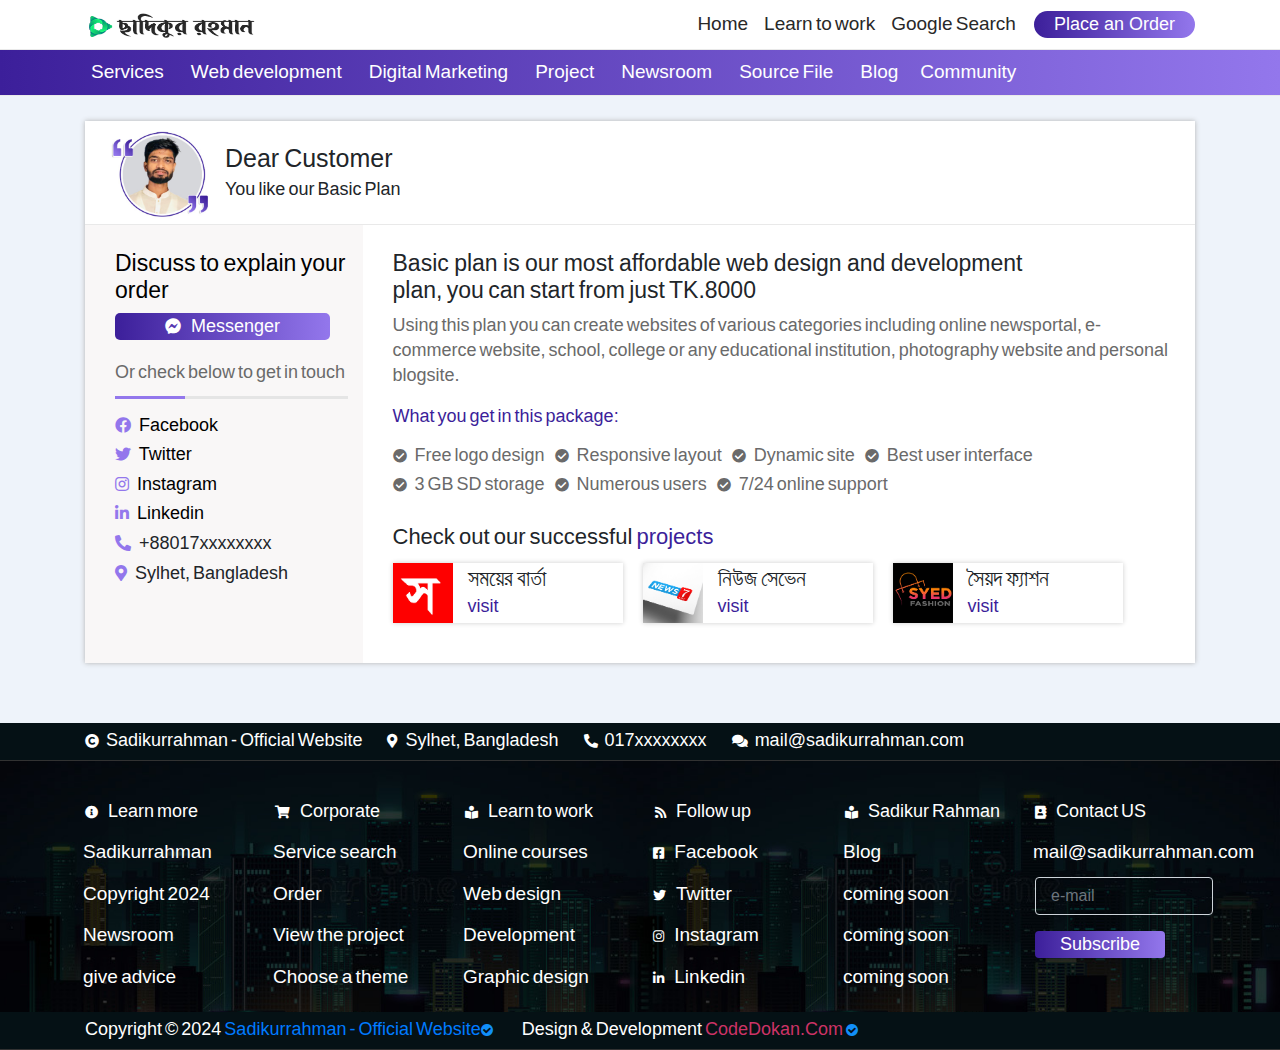
<file: basic-plan.html>
<!DOCTYPE HTML>
<html lang="en-US">

<head>
  <meta charset="UTF-8">
  <meta name="viewport" content="width=device-width, initial-scale=1, shrink-to-fit=no">
  <title>Basic Plan</title>
  <link rel="stylesheet" href="https://stackpath.bootstrapcdn.com/bootstrap/4.4.1/css/bootstrap.min.css"
    integrity="sha384-Vkoo8x4CGsO3+Hhxv8T/Q5PaXtkKtu6ug5TOeNV6gBiFeWPGFN9MuhOf23Q9Ifjh" crossorigin="anonymous">
  <link href="fontawesome/css/all.css" rel="stylesheet">
  <!-- Google Fonts -->
  <link href="https://fonts.googleapis.com/css2?family=Work+Sans:wght@400;500;600;700&display=swap" rel="stylesheet"> 
  <link href="https://fonts.googleapis.com/css2?family=Baloo+Bhaina+2&display=swap" rel="stylesheet">
  <link rel="stylesheet" href="https://cdnjs.cloudflare.com/ajax/libs/font-awesome/4.7.0/css/font-awesome.min.css">

  <link rel="stylesheet" href="css/extra.css" />
  <link rel="stylesheet" href="css/plan.css" />
  <link rel="stylesheet" media="screen and (max-width: 1000px)" href="css/responsive.css">
  <link rel="stylesheet" media="screen and (max-width: 1024px)" href="css/responsive.css">
  <link rel="icon" href="image/feb.png" type="image/gif" sizes="16x16">
  <!-- Global site tag (gtag.js) - Google Analytics -->
  <script async src="https://www.googletagmanager.com/gtag/js?id=UA-166278310-1"></script>
  <script>
    window.dataLayer = window.dataLayer || [];
    function gtag() { dataLayer.push(arguments); }
    gtag('js', new Date());

    gtag('config', 'UA-166278310-1');
  </script>
</head>

<body>

  <!-- Default JavaScript -->

  <script src="https://code.jquery.com/jquery-3.4.1.slim.min.js"
    integrity="sha384-J6qa4849blE2+poT4WnyKhv5vZF5SrPo0iEjwBvKU7imGFAV0wwj1yYfoRSJoZ+n"
    crossorigin="anonymous"></script>
  <script src="https://cdn.jsdelivr.net/npm/popper.js@1.16.0/dist/umd/popper.min.js"
    integrity="sha384-Q6E9RHvbIyZFJoft+2mJbHaEWldlvI9IOYy5n3zV9zzTtmI3UksdQRVvoxMfooAo"
    crossorigin="anonymous"></script>
  <script src="https://stackpath.bootstrapcdn.com/bootstrap/4.4.1/js/bootstrap.min.js"
    integrity="sha384-wfSDF2E50Y2D1uUdj0O3uMBJnjuUD4Ih7YwaYd1iqfktj0Uod8GCExl3Og8ifwB6"
    crossorigin="anonymous"></script>

  <!-- Default JavaScript -->

    <!-- NAV START -->

    <nav class="navbar navbar-expand-lg navbar-light fixed-top">
      <div class="container">
        <a class="navbar-brand" href="index.html">
          <img src="image/sa web logo.png" width="190" height="28" alt="">
        </a>
  
        <button class="navbar-toggler" type="button" data-toggle="collapse" data-target="#navbarSupportedContent"
          aria-controls="navbarSupportedContent" aria-expanded="false" aria-label="Toggle navigation">
          <span class="navbar-toggler-icon"></span>
        </button>
  
        <div class="collapse navbar-collapse" id="navbarSupportedContent">
          <ul class="navbar-nav ml-auto">
            <li class="nav-item">
              <a class="nav-link" href="index.html">Home<span class="sr-only">(current)</span></a>
            </li>
            <li class="nav-item">
              <a class="nav-link" href="https://www.facebook.com/codedokan/" target="_blank">Learn to work</a>
            </li>
            <li class="nav-item">
              <a class="nav-link" href="https://www.google.com/search?client=firefox-b-d&q=Sadikur+R.+Mejan"
                target="_blank">Google Search</a>
            </li>
            <li class="nav-item">
              <a class="nav-link" href="service.html">Services</a>
            </li>
            <li class="nav-item">
              <a class="nav-link" href="web_dev.html">Web development</a>
            </li>
            <li class="nav-item">
              <a class="nav-link" href="project.html">Project</a>
            </li>
            <li class="nav-item">
              <a class="nav-link" href="digital_service.html">Digital Marketing</a>
            </li>
            <li class="nav-item">
              <a class="nav-link" href="newsroom.html">Newsroom</a>
            </li>
            <li class="nav-item">
              <a class="nav-link" href="https://www.facebook.com/codedokan/">Community</a>
            </li>
          </ul>
          <div class="top_button">
            <a href="http://codedokan.com/" target="_blank"><button>Place an Order</button></a>
          </div>
        </div>
      </div>
    </nav>
  
    <!-- NAV OVER -->

  <!-- Second NAV START -->
  <div class="second_nav">
    <div class="container">
      <div class="row">
        <div class="col-lg-12">
          <ul class="nav">
            <li class="nav-item"><a class="nav-link" href="service.html">Services</a></li>
            <li class="nav-item"><a class="nav-link" href="web_dev.html">Web development</a></li>
            <li class="nav-item"> <a class="nav-link" href="digital_service.html">Digital Marketing</a></li>
            <li class="nav-item"><a class="nav-link" href="project.html">Project</a></li>
            <li class="nav-item"> <a class="nav-link" href="newsroom.html">Newsroom</a></li>
            <li class="nav-item"> <a class="nav-link" href="source_file.html">Source File</a></li>
            <li class="nav-item"> <a class="nav-link" href="http://blog.sadikurrahman.com/" target="_blank">Blog</a><li>
            <li class="nav-item"><a class="nav-link" href="https://www.facebook.com/codedokan"
                target="_blank">Community<a></li>
          </ul>
        </div>
      </div>
    </div>
  </div>

  <!-- Second NAV OVER -->

  <section class="plan">
    <div class="container">
      <div class="col-lg-12" style="	box-shadow: 0 0 5px #b2b2b2;">

        <div class="row">
          <div class="plan-content col-lg-12">
            <img src="image/plan-photo.jpg" alt="" />
            <h1>Dear Customer</h1>
            <p>You like our Basic Plan</p>
          </div>
        </div>

        <div class="row">
          <div class="plan-sidebar col-lg-3">
            <h1>Discuss to explain your order</h1>
            <a href="https://www.messenger.com/t/Sadik14367" target="_blank"><button><i
                  class="fab fa-facebook-messenger" style="color: white;"></i> Messenger</button></a>
            <p>Or check below to get in touch</p>
            <hr />
            <a href="https://www.facebook.com/Sadik14367" target="_blank">
              <h2><i class="fab fa-facebook"></i> Facebook</h2>
            </a>
            <a href="https://www.twitter.com/Sadik14367" target="_blank">
              <h2><i class="fab fa-twitter"></i> Twitter</h2>
            </a>
            <a href="https://www.instagram.com/Sadik14367" target="_blank">
              <h2><i class="fab fa-instagram"></i> Instagram</h2>
            </a>
            <a href="https://www.linkedin/in/Sadik14367" target="_blank">
              <h2><i class="fab fa-linkedin"></i> Linkedin</h2>
            </a>
            <h2><i class="fas fa-phone-alt"></i> +88017xxxxxxxx</h2>
            <h2><i class="fas fa-map-marker-alt"></i> Sylhet, Bangladesh</h2>
          </div>

          <div class="plan-details col-lg-9">
            <h1>Basic plan is our most affordable web design and development plan, you can start from just TK.8000</h1>
            <p>Using this plan you can create websites of various categories including online newsportal, e-commerce website, school, college or any educational institution, photography website and personal blogsite.</p>
            <p style="color: #3c1f9a">What you get in this package:</p>
            <h2><i class="fas fa-check-circle"></i> Free logo design</h2>
            <h2><i class="fas fa-check-circle"></i> Responsive layout</h2>
            <h2><i class="fas fa-check-circle"></i> Dynamic site</h2>
            <h2><i class="fas fa-check-circle"></i> Best user interface</h2>
            <h2><i class="fas fa-check-circle"></i> 3 GB SD storage</h2>
            <h2><i class="fas fa-check-circle"></i> Numerous users</h2>
            <h2><i class="fas fa-check-circle"></i> 7/24 online support</h2>

            <h4>Check out our successful <a href="project.html">projects</a></h4>
            <div class="a-project">
              <img src="image/somoyerbarta.png" alt="" />
              <h1>সময়ের বার্তা</h1>
              <a href="http://somoyerbarta.com" target="_blank">visit</a>
            </div>

            <div class="a-project">
              <img src="image/7.jpg" alt="" />
              <h1>নিউজ সেভেন</h1>
              <a href="http://news7bd.tv/" target="_blank">visit</a>
            </div>

            <div class="a-project">
              <img src="image/Amin.jpg" alt="" />
              <h1>সৈয়দ ফ্যাশন</h1>
              <a href="" target="_blank">visit</a>
            </div>
          </div>
        </div>
      </div>
    </div>
  </section>

  <!--Footer Section Start-->
  <div class="footer_bottom">
    <div class="container">
      <div class="row">
        <div class="col-lg-12">
          <h1><i class="fas fa-copyright"></i> Sadikurrahman - Official Website</h1>
          <h1><i class="fas fa-map-marker-alt"></i> Sylhet, Bangladesh</h1>
          <h1><i class="fas fa-phone-alt"></i> 017xxxxxxxx</h1>
          <h1><i class="fas fa-comments"></i> mail@sadikurrahman.com</h1>
        </div>
      </div>
    </div>
  </div>

  <div class="footer_bottom_2">
    <div class="container">
      <div class="row">
        <div class="col-lg-12">
          <h1><i class="fas fa-phone-alt"></i> 017xxxxxxxx</h1>
          <a href="https://www.facebook.com/Sadik14367">
            <h1><i class="fab fa-facebook"></i> Facebook</h1>
          </a>
          <a href="https://twitter.com/Sadik14367">
            <h1><i class="fa fa-twitter"></i> Twitter</h1>
          </a>
          <a href="https://www.instagram.com/Sadik14367/">
            <h1><i class="fa fa-instagram"></i> Instagram</h1>
          </a>
          <h1><i class="fas fa-comments"></i> mail@sadikurrahman.com</h1>
          <h1><i class="fas fa-map-marker-alt"></i> Sylhet, Bangladesh</h1>
          <h1><i class="fas fa-copyright"></i> Sadikurrahman - Official Website</h1>
        </div>
      </div>
    </div>
  </div>

  <div class="footer">
    <div class="container">
      <div class="row">
        <div class="col-lg-2">
          <ul>
            <h1><i class="fas fa-info-circle"></i> Learn more</h1>
            <li class="nav-item">
              <a class="nav-link" href="#" data-toggle="modal" data-target="#exampleModalScrollable">Sadikurrahman</a>
            </li>
            <li class="nav-item">
              <a class="nav-link" href="#" data-toggle="modal" data-target="#copyright">Copyright 2024</a>
            </li>
            <li class="nav-item">
              <a class="nav-link" href="newsroom.html">Newsroom</a>
            </li>
            <li class="nav-item">
              <a class="nav-link" href="http://facebook.com/Sadik14367" target="_blank">give advice</a>
            </li>
          </ul>
        </div>

        <div class="col-lg-2">
          <ul>
            <h1><i class="fas fa-shopping-cart"></i> Corporate</h1>
            <li class="nav-item">
              <a class="nav-link" href="service.html">Service search</a>
            </li>
            <li class="nav-item">
              <a class="nav-link" href="#">Order</a>
            </li>
            <li class="nav-item">
              <a class="nav-link" href="project.html">View the project</a>
            </li>
            <li class="nav-item">
              <a class="nav-link" href="#" data-container="body" data-toggle="popover" data-placement="top"
                data-content="">Choose a theme</a>
            </li>
          </ul>
        </div>

        <div class="col-lg-2">
          <ul>
            <h1><i class="fas fa-book-reader"></i> Learn to work</h1>
            <li class="nav-item">
              <a class="nav-link" href="#" target="_blank">Online courses</a>
            </li>
            <li class="nav-item">
              <a class="nav-link" href="#" target="_blank">Web design</a>
            </li>
            <li class="nav-item">
              <a class="nav-link" href="#" target="_blank">Development</a>
            </li>
            <li class="nav-item">
              <a class="nav-link" href="#" target="_blank">Graphic design</a>
            </li>
          </ul>
        </div>

        <div class="col-lg-2">
          <ul>
            <h1><i class="fas fa-rss"></i> Follow up</h1>
            <li class="nav-item">
              <a class="nav-link" href="https://www.facebook.com/Sadik14367" target="_blank"><i
                  class="fab fa-facebook-square"></i> Facebook</a>
            </li>
            <li class="nav-item">
              <a class="nav-link" href="https://www.twitter.com/Sadik14367" target="_blank"><i
                  class="fab fa-twitter"></i> Twitter</a>
            </li>
            <li class="nav-item">
              <a class="nav-link" href="https://www.instagram.com/Sadik14367" target="_blank"><i
                  class="fab fa-instagram"></i> Instagram</a>
            </li>
            <li class="nav-item">
              <a class="nav-link" href="https://linkedin.com/in/sadikur-r-mejan/" target="_blank"><i
                  class="fab fa-linkedin"></i> Linkedin</a>
            </li>
          </ul>
        </div>

        <div class="col-lg-2">
          <ul>
            <h1><i class="fas fa-book-reader"></i> Sadikur Rahman</h1>
            <li class="nav-item"> <a class="nav-link" href="#" target="_blank">Blog</a>
            </li>
            <li class="nav-item">
              <a class="nav-link" href="#">coming soon</a>
            </li>
            <li class="nav-item">
              <a class="nav-link" href="#">coming soon</a>
            </li>
            <li class="nav-item">
              <a class="nav-link" href="#">coming soon</a>
            </li>
          </ul>
        </div>

        <div class="col-lg-2">
          <ul>
            <h1><i class="fas fa-address-book"></i> Contact US</h1>
            <li class="nav-item">
              <a class="nav-link" href="#">mail@sadikurrahman.com</a>
            </li>
            <form>
              <div class="form-group">
                <input type="email" placeholder="e-mail" class="form-control" id="exampleInputEmail1"
                  aria-describedby="emailHelp">
              </div>
              <button type="submit">Subscribe</button>
            </form>
          </ul>
        </div>
      </div>
    </div>
  </div>

  <div class="footer_bottom">
    <div class="container">
      <div class="row">
        <div class="col-lg-12">
          <h1>Copyright © 2024 <a href="https://sadikurrahman.com">Sadikurrahman - Official Website<i class="fa fa-check-circle" style="color:rgb(17, 143, 249)" title="Verified Author"></i></a></h1>
          <h1>Design & Development <a href="https://codedokan.com/" style="color: #c36;">CodeDokan.Com <i class="fa fa-check-circle" style="color:rgb(17, 143, 249)" title="Verified Author"></i></a></h1>
        </div>
      </div>
    </div>
  </div>
  <!--Footer Section End-->

  <!-- Optional JavaScript -->
  <!--Here Paste Your JS Code-->
</body>

</html>
</file>
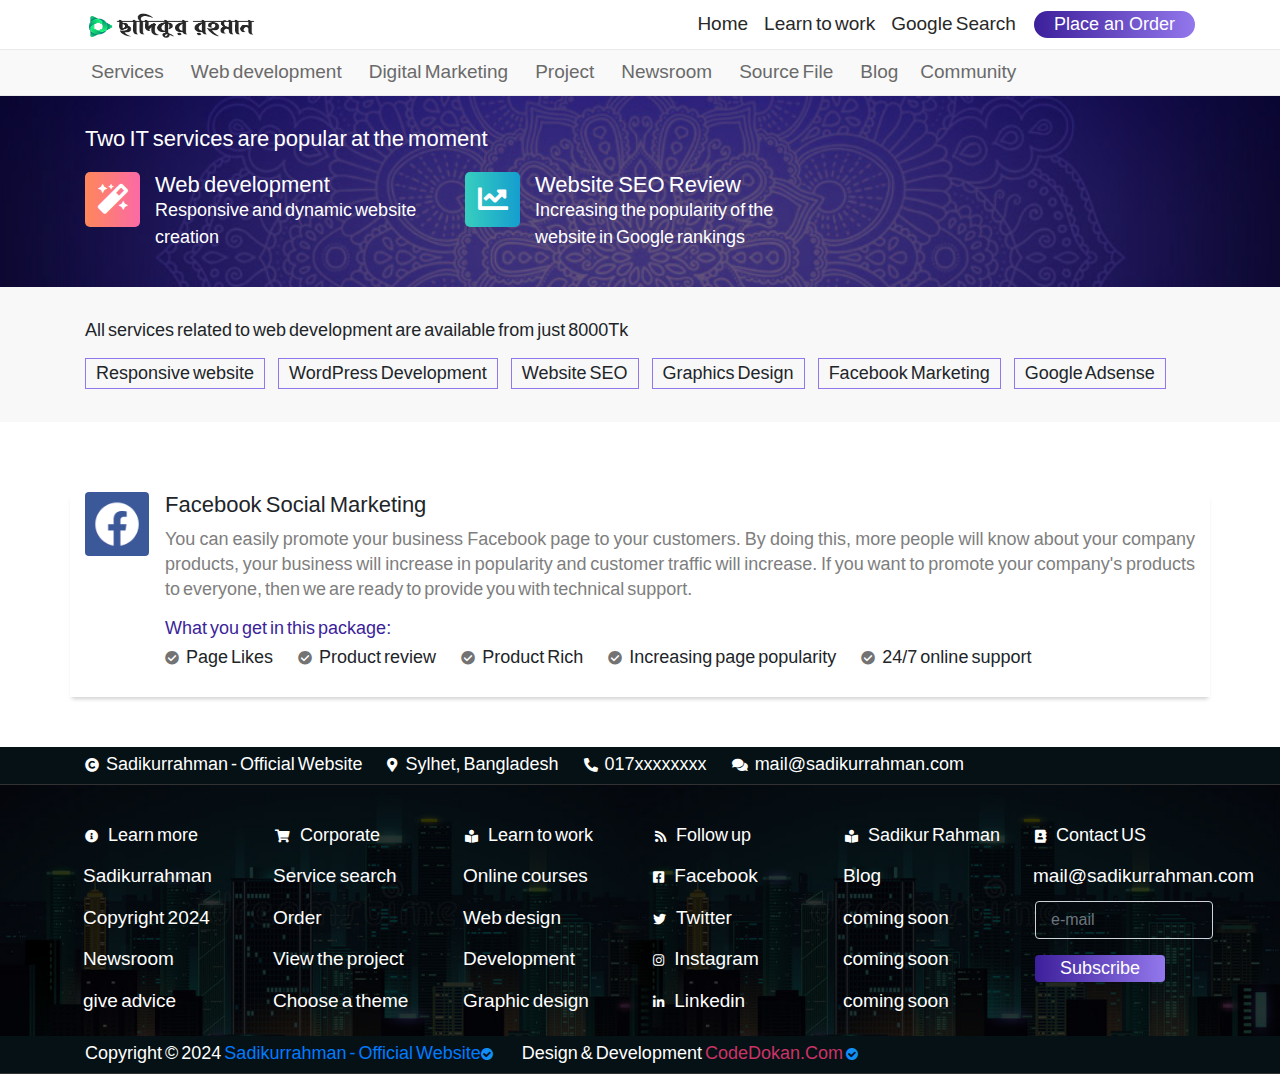
<file: digital_service.html>
<!DOCTYPE HTML>
<html lang="en-US">

<head>
  <meta charset="UTF-8">
  <meta name="viewport" content="width=device-width, initial-scale=1, shrink-to-fit=no">
  <title>Digital Marketing</title>
  <link rel="stylesheet" href="https://stackpath.bootstrapcdn.com/bootstrap/4.4.1/css/bootstrap.min.css"
    integrity="sha384-Vkoo8x4CGsO3+Hhxv8T/Q5PaXtkKtu6ug5TOeNV6gBiFeWPGFN9MuhOf23Q9Ifjh" crossorigin="anonymous">
  <link href="fontawesome/css/all.css" rel="stylesheet">
  <!-- Google Fonts -->
  <link href="https://fonts.googleapis.com/css2?family=Work+Sans:wght@400;500;600;700&display=swap" rel="stylesheet"> 
  <link rel="stylesheet" href="https://cdnjs.cloudflare.com/ajax/libs/font-awesome/4.7.0/css/font-awesome.min.css">
  <link rel="stylesheet" href="css/style.css" />
  <link rel="stylesheet" media="screen and (max-width: 1000px)" href="css/responsive.css">
  <link rel="stylesheet" media="screen and (max-width: 1024px)" href="css/responsive.css">
  <link rel="icon" href="image/feb.png" type="image/gif" sizes="16x16">
  <!-- Global site tag (gtag.js) - Google Analytics -->
  <script async src="https://www.googletagmanager.com/gtag/js?id=UA-166278310-1"></script>
  <script>
    window.dataLayer = window.dataLayer || [];
    function gtag() { dataLayer.push(arguments); }
    gtag('js', new Date());

    gtag('config', 'UA-166278310-1');
  </script>
</head>

<body>
  <!-- Default JavaScript -->
  <script src="https://code.jquery.com/jquery-3.4.1.slim.min.js"
    integrity="sha384-J6qa4849blE2+poT4WnyKhv5vZF5SrPo0iEjwBvKU7imGFAV0wwj1yYfoRSJoZ+n"
    crossorigin="anonymous"></script>
  <script src="https://cdn.jsdelivr.net/npm/popper.js@1.16.0/dist/umd/popper.min.js"
    integrity="sha384-Q6E9RHvbIyZFJoft+2mJbHaEWldlvI9IOYy5n3zV9zzTtmI3UksdQRVvoxMfooAo"
    crossorigin="anonymous"></script>
  <script src="https://stackpath.bootstrapcdn.com/bootstrap/4.4.1/js/bootstrap.min.js"
    integrity="sha384-wfSDF2E50Y2D1uUdj0O3uMBJnjuUD4Ih7YwaYd1iqfktj0Uod8GCExl3Og8ifwB6"
    crossorigin="anonymous"></script>

  <!-- Default JavaScript -->

    <!-- NAV START -->

    <nav class="navbar navbar-expand-lg navbar-light fixed-top">
      <div class="container">
        <a class="navbar-brand" href="index.html">
          <img src="image/sa web logo.png" width="190" height="28" alt="">
        </a>
        <button class="navbar-toggler" type="button" data-toggle="collapse" data-target="#navbarSupportedContent"
          aria-controls="navbarSupportedContent" aria-expanded="false" aria-label="Toggle navigation">
          <span class="navbar-toggler-icon"></span>
        </button>
  
        <div class="collapse navbar-collapse" id="navbarSupportedContent">
          <ul class="navbar-nav ml-auto">
            <li class="nav-item">
              <a class="nav-link" href="index.html">Home<span class="sr-only">(current)</span></a>
            </li>
            <li class="nav-item">
              <a class="nav-link" href="https://www.facebook.com/codedokan/" target="_blank">Learn to work</a>
            </li>
            <li class="nav-item">
              <a class="nav-link" href="https://www.google.com/search?client=firefox-b-d&q=Sadikur+R.+Mejan"
                target="_blank">Google Search</a>
            </li>
            <li class="nav-item">
              <a class="nav-link" href="service.html">Services</a>
            </li>
            <li class="nav-item">
              <a class="nav-link" href="web_dev.html">Web development</a>
            </li>
            <li class="nav-item">
              <a class="nav-link" href="project.html">Project</a>
            </li>
            <li class="nav-item">
              <a class="nav-link" href="digital_service.html">Digital Marketing</a>
            </li>
            <li class="nav-item">
              <a class="nav-link" href="newsroom.html">Newsroom</a>
            </li>
            <li class="nav-item">
              <a class="nav-link" href="https://www.facebook.com/codedokan/">Community</a>
            </li>
          </ul>
          <div class="top_button">
            <a href="http://codedokan.com/" target="_blank"><button>Place an Order</button></a>
          </div>
        </div>
  
      </div>
    </nav>
  
    <!-- NAV OVER -->

  <!-- Second NAV START -->
  <div class="second_nav">
    <div class="container">
      <div class="row">
        <div class="col-lg-12">
          <ul class="nav">
            <li class="nav-item"><a class="nav-link" href="service.html">Services</a></li>
            <li class="nav-item"><a class="nav-link" href="web_dev.html">Web development</a></li>
            <li class="nav-item"> <a class="nav-link" href="digital_service.html">Digital Marketing</a></li>
            <li class="nav-item"><a class="nav-link" href="project.html">Project</a></li>
            <li class="nav-item"> <a class="nav-link" href="newsroom.html">Newsroom</a></li>
            <li class="nav-item"> <a class="nav-link" href="source_file.html">Source File</a></li>
            <li class="nav-item"> <a class="nav-link" href="http://blog.sadikurrahman.com/" target="_blank">Blog</a><li>
            <li class="nav-item"><a class="nav-link" href="https://www.facebook.com/codedokan"
                target="_blank">Community<a></li>
          </ul>
        </div>
      </div>
    </div>
  </div>

  <!-- Second NAV OVER -->

  <div class="top_section">
    <div class="container">
      <div class="row">
        <div class="col-lg-12">
          <h1>Two IT services are popular at the moment</h1>
          <div class="row">
            <div class="col-lg-4">
              <div class="service_icon">
                <i class="fas fa-magic"></i>
              </div>
              <h2>Web development</h2>
              <p>Responsive and dynamic website creation</p>
            </div>
            <div class="col-lg-4">
              <div class="service_icon" style="background: linear-gradient(to right, #37CEBF, #149ECF);">
                <i class="fas fa-chart-line"></i>
              </div>
              <h2>Website SEO Review</h2>
              <p>Increasing the popularity of the website in Google rankings</p>
            </div>
          </div>
        </div>
      </div>
    </div>
  </div>

  <section class="bottom_line">
    <div class="container">
      <div class="row">
        <div class="col-lg-12">
          <h1>All services related to web development are available from just 8000Tk</h1>
          <h2>Responsive website</h2>
          <h2>WordPress Development</h2>
          <h2>Website SEO</h2>
          <h2>Graphics Design</h2>
          <h2>Facebook Marketing</h2>
          <h2>Google Adsense</h2>
        </div>
      </div>
    </div>
  </section>

  <section class="service_section">
    <div class="container">
      <div class="row">
        <div class="col-lg-12">
          <div class="row" style="margin-top: 20px;">
            <div class="media">
              <img src="image/fb.png" class="mr-3" alt="..." width="64">
              <div class="media-body">
                <h1 class="mt-0">Facebook Social Marketing</h1>
                <p>You can easily promote your business Facebook page to your customers. By doing this, more people will know about your company products, your business will increase in popularity and customer traffic will increase. If you want to promote your company's products to everyone, then we are ready to provide you with technical support.</p>
                <h2>What you get in this package:</h2>
                <h3><i class="fas fa-check-circle"></i> Page Likes</h3>
                <h3><i class="fas fa-check-circle"></i> Product review</h3>
                <h3><i class="fas fa-check-circle"></i> Product Rich</h3>
                <h3><i class="fas fa-check-circle"></i> Increasing page popularity</h3>
                <h3><i class="fas fa-check-circle"></i> 24/7 online support</h3>
              </div>
            </div>
          </div>
        </div>
      </div>
    </div>
  </section>


  <!--Footer Section Start-->
  <div class="footer_bottom">
    <div class="container">
      <div class="row">
        <div class="col-lg-12">
          <h1><i class="fas fa-copyright"></i> Sadikurrahman - Official Website</h1>
          <h1><i class="fas fa-map-marker-alt"></i> Sylhet, Bangladesh</h1>
          <h1><i class="fas fa-phone-alt"></i> 017xxxxxxxx</h1>
          <h1><i class="fas fa-comments"></i> mail@sadikurrahman.com</h1>
        </div>
      </div>
    </div>
  </div>

  <div class="footer_bottom_2">
    <div class="container">
      <div class="row">
        <div class="col-lg-12">
          <h1><i class="fas fa-phone-alt"></i> 017xxxxxxxx</h1>
          <a href="https://www.facebook.com/Sadik14367">
            <h1><i class="fab fa-facebook"></i> Facebook</h1>
          </a>
          <a href="https://twitter.com/Sadik14367">
            <h1><i class="fa fa-twitter"></i> Twitter</h1>
          </a>
          <a href="https://www.instagram.com/Sadik14367/">
            <h1><i class="fa fa-instagram"></i> Instagram</h1>
          </a>
          <h1><i class="fas fa-comments"></i> mail@sadikurrahman.com</h1>
          <h1><i class="fas fa-map-marker-alt"></i> Sylhet, Bangladesh</h1>
          <h1><i class="fas fa-copyright"></i> Sadikurrahman - Official Website</h1>
        </div>
      </div>
    </div>
  </div>

  <div class="footer">
    <div class="container">
      <div class="row">
        <div class="col-lg-2">
          <ul>
            <h1><i class="fas fa-info-circle"></i> Learn more</h1>
            <li class="nav-item">
              <a class="nav-link" href="#" data-toggle="modal" data-target="#exampleModalScrollable">Sadikurrahman</a>
            </li>
            <li class="nav-item">
              <a class="nav-link" href="#" data-toggle="modal" data-target="#copyright">Copyright 2024</a>
            </li>
            <li class="nav-item">
              <a class="nav-link" href="newsroom.html">Newsroom</a>
            </li>
            <li class="nav-item">
              <a class="nav-link" href="http://facebook.com/Sadik14367" target="_blank">give advice</a>
            </li>
          </ul>
        </div>

        <div class="col-lg-2">
          <ul>
            <h1><i class="fas fa-shopping-cart"></i> Corporate</h1>
            <li class="nav-item">
              <a class="nav-link" href="service.html">Service search</a>
            </li>
            <li class="nav-item">
              <a class="nav-link" href="#">Order</a>
            </li>
            <li class="nav-item">
              <a class="nav-link" href="project.html">View the project</a>
            </li>
            <li class="nav-item">
              <a class="nav-link" href="#" data-container="body" data-toggle="popover" data-placement="top"
                data-content="">Choose a theme</a>
            </li>
          </ul>
        </div>


        <div class="col-lg-2">
          <ul>
            <h1><i class="fas fa-book-reader"></i> Learn to work</h1>
            <li class="nav-item">
              <a class="nav-link" href="#" target="_blank">Online courses</a>
            </li>
            <li class="nav-item">
              <a class="nav-link" href="#" target="_blank">Web design</a>
            </li>
            <li class="nav-item">
              <a class="nav-link" href="#" target="_blank">Development</a>
            </li>
            <li class="nav-item">
              <a class="nav-link" href="#" target="_blank">Graphic design</a>
            </li>
          </ul>
        </div>



        <div class="col-lg-2">
          <ul>
            <h1><i class="fas fa-rss"></i> Follow up</h1>
            <li class="nav-item">
              <a class="nav-link" href="https://www.facebook.com/Sadik14367" target="_blank"><i
                  class="fab fa-facebook-square"></i> Facebook</a>
            </li>
            <li class="nav-item">
              <a class="nav-link" href="https://www.twitter.com/Sadik14367" target="_blank"><i
                  class="fab fa-twitter"></i> Twitter</a>
            </li>
            <li class="nav-item">
              <a class="nav-link" href="https://www.instagram.com/Sadik14367" target="_blank"><i
                  class="fab fa-instagram"></i> Instagram</a>
            </li>
            <li class="nav-item">
              <a class="nav-link" href="https://linkedin.com/in/sadikur-r-mejan/" target="_blank"><i
                  class="fab fa-linkedin"></i> Linkedin</a>
            </li>
          </ul>
        </div>


        <div class="col-lg-2">
          <ul>
            <h1><i class="fas fa-book-reader"></i> Sadikur Rahman</h1>
            <li class="nav-item"> <a class="nav-link" href="#" target="_blank">Blog</a>
            </li>
            <li class="nav-item">
              <a class="nav-link" href="#">coming soon</a>
            </li>
            <li class="nav-item">
              <a class="nav-link" href="#">coming soon</a>
            </li>
            <li class="nav-item">
              <a class="nav-link" href="#">coming soon</a>
            </li>
          </ul>
        </div>

        <div class="col-lg-2">
          <ul>
            <h1><i class="fas fa-address-book"></i> Contact US</h1>
            <li class="nav-item">
              <a class="nav-link" href="#">mail@sadikurrahman.com</a>
            </li>
            <form>
              <div class="form-group">
                <input type="email" placeholder="e-mail" class="form-control" id="exampleInputEmail1"
                  aria-describedby="emailHelp">
              </div>
              <button type="submit">Subscribe</button>
            </form>
          </ul>
        </div>
      </div>
    </div>
  </div>

  <div class="footer_bottom">
    <div class="container">
      <div class="row">
        <div class="col-lg-12">
          <h1>Copyright © 2024 <a href="https://sadikurrahman.com">Sadikurrahman - Official Website<i class="fa fa-check-circle" style="color:rgb(17, 143, 249)" title="Verified Author"></i></a></h1>
          <h1>Design & Development <a href="https://codedokan.com/" style="color: #c36;">CodeDokan.Com <i class="fa fa-check-circle" style="color:rgb(17, 143, 249)" title="Verified Author"></i></a></h1>
        </div>
      </div>
    </div>
  </div>
  <!--Footer Section End-->

  <!-- Optional JavaScript -->
  <!--Here Paste Your JS Code-->
</body>

</html>
</file>
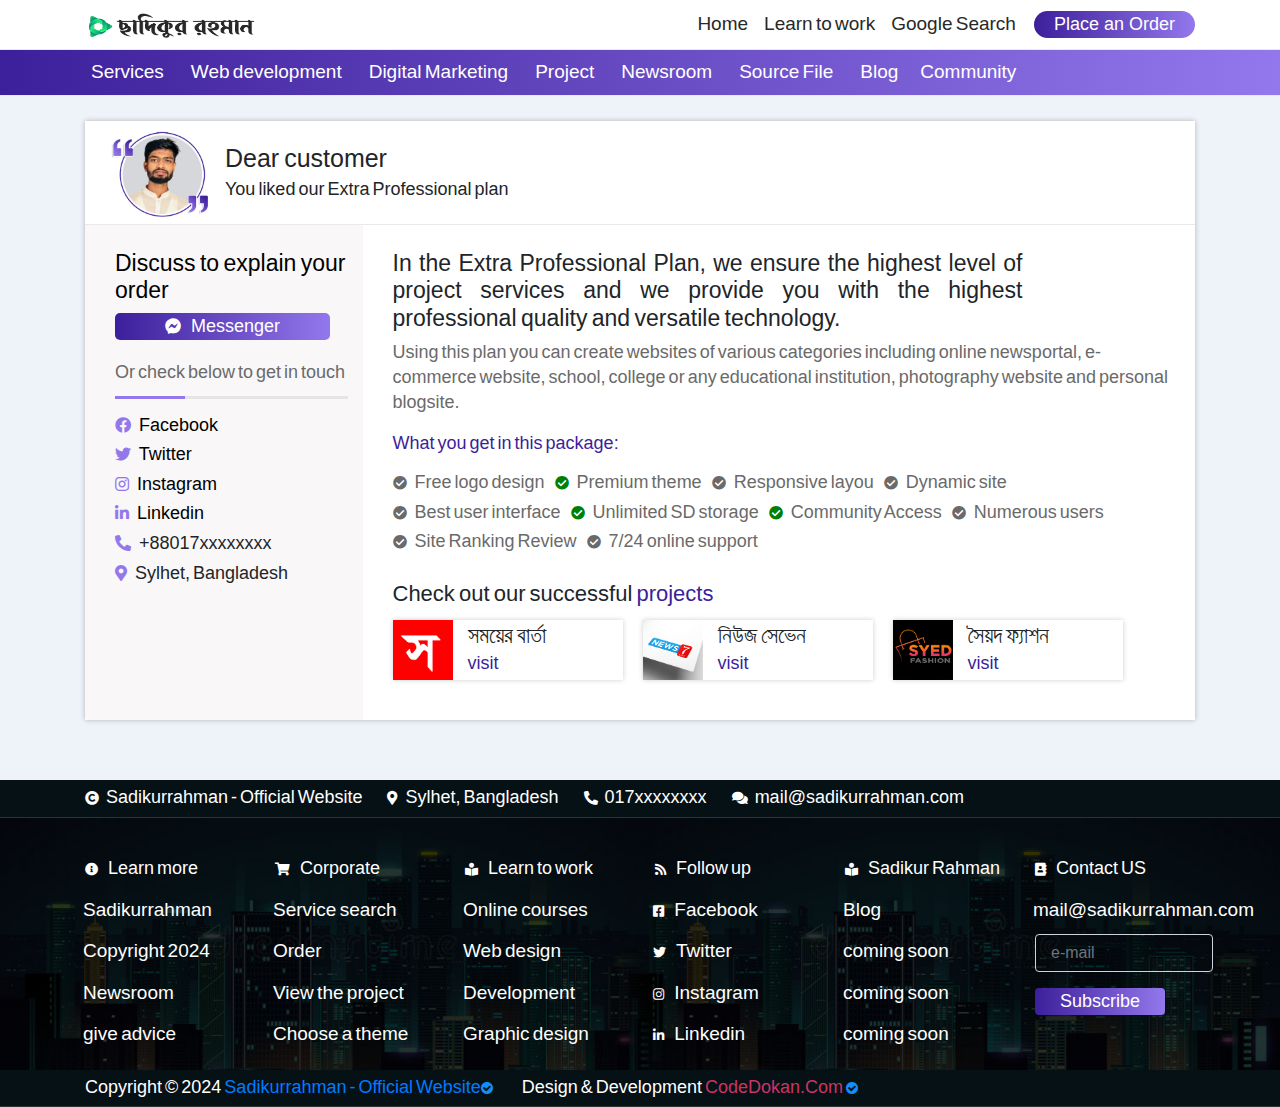
<file: extra-professional-plan.html>
<!DOCTYPE HTML>
<html lang="en-US">

<head>
  <meta charset="UTF-8">
  <meta name="viewport" content="width=device-width, initial-scale=1, shrink-to-fit=no">
  <title>Extra Professional Plan</title>
  <link rel="stylesheet" href="https://stackpath.bootstrapcdn.com/bootstrap/4.4.1/css/bootstrap.min.css"
    integrity="sha384-Vkoo8x4CGsO3+Hhxv8T/Q5PaXtkKtu6ug5TOeNV6gBiFeWPGFN9MuhOf23Q9Ifjh" crossorigin="anonymous">
  <link href="fontawesome/css/all.css" rel="stylesheet">
  <!-- Google Fonts -->
  <link href="https://fonts.googleapis.com/css2?family=Work+Sans:wght@400;500;600;700&display=swap" rel="stylesheet"> 
  <link rel="stylesheet" href="https://cdnjs.cloudflare.com/ajax/libs/font-awesome/4.7.0/css/font-awesome.min.css">
  <link rel="stylesheet" href="css/extra.css" />
  <link rel="stylesheet" href="css/plan.css" />
  <link rel="stylesheet" media="screen and (max-width: 1000px)" href="css/responsive.css">
  <link rel="stylesheet" media="screen and (max-width: 1024px)" href="css/responsive.css">
  <link rel="icon" href="image/feb.png" type="image/gif" sizes="16x16">
  <!-- Global site tag (gtag.js) - Google Analytics -->
  <script async src="https://www.googletagmanager.com/gtag/js?id=UA-166278310-1"></script>
  <script>
    window.dataLayer = window.dataLayer || [];
    function gtag() { dataLayer.push(arguments); }
    gtag('js', new Date());

    gtag('config', 'UA-166278310-1');
  </script>
</head>

<body>


  <!-- Default JavaScript -->

  <script src="https://code.jquery.com/jquery-3.4.1.slim.min.js"
    integrity="sha384-J6qa4849blE2+poT4WnyKhv5vZF5SrPo0iEjwBvKU7imGFAV0wwj1yYfoRSJoZ+n"
    crossorigin="anonymous"></script>
  <script src="https://cdn.jsdelivr.net/npm/popper.js@1.16.0/dist/umd/popper.min.js"
    integrity="sha384-Q6E9RHvbIyZFJoft+2mJbHaEWldlvI9IOYy5n3zV9zzTtmI3UksdQRVvoxMfooAo"
    crossorigin="anonymous"></script>
  <script src="https://stackpath.bootstrapcdn.com/bootstrap/4.4.1/js/bootstrap.min.js"
    integrity="sha384-wfSDF2E50Y2D1uUdj0O3uMBJnjuUD4Ih7YwaYd1iqfktj0Uod8GCExl3Og8ifwB6"
    crossorigin="anonymous"></script>


  <!-- Default JavaScript -->

    <!-- NAV START -->

    <nav class="navbar navbar-expand-lg navbar-light fixed-top">
      <div class="container">
  
        <a class="navbar-brand" href="index.html">
          <img src="image/sa web logo.png" width="190" height="28" alt="">
        </a>
  
        <button class="navbar-toggler" type="button" data-toggle="collapse" data-target="#navbarSupportedContent"
          aria-controls="navbarSupportedContent" aria-expanded="false" aria-label="Toggle navigation">
          <span class="navbar-toggler-icon"></span>
        </button>
  
        <div class="collapse navbar-collapse" id="navbarSupportedContent">
          <ul class="navbar-nav ml-auto">
            <li class="nav-item">
              <a class="nav-link" href="index.html">Home<span class="sr-only">(current)</span></a>
            </li>
            <li class="nav-item">
              <a class="nav-link" href="https://www.facebook.com/codedokan/" target="_blank">Learn to work</a>
            </li>
            <li class="nav-item">
              <a class="nav-link" href="https://www.google.com/search?client=firefox-b-d&q=Sadikur+R.+Mejan"
                target="_blank">Google Search</a>
            </li>
            <li class="nav-item">
              <a class="nav-link" href="service.html">Services</a>
            </li>
            <li class="nav-item">
              <a class="nav-link" href="web_dev.html">Web development</a>
            </li>
            <li class="nav-item">
              <a class="nav-link" href="project.html">Project</a>
            </li>
            <li class="nav-item">
              <a class="nav-link" href="digital_service.html">Digital Marketing</a>
            </li>
            <li class="nav-item">
              <a class="nav-link" href="newsroom.html">Newsroom</a>
            </li>
            <li class="nav-item">
              <a class="nav-link" href="https://www.facebook.com/codedokan/">Community</a>
            </li>
          </ul>
          <div class="top_button">
            <a href="http://codedokan.com/" target="_blank"><button>Place an Order</button></a>
          </div>
        </div>
      </div>
    </nav>
  
    <!-- NAV OVER -->

  <!-- Second NAV START -->
  <div class="second_nav">
    <div class="container">
      <div class="row">
        <div class="col-lg-12">
          <ul class="nav">
            <li class="nav-item"><a class="nav-link" href="service.html">Services</a></li>
            <li class="nav-item"><a class="nav-link" href="web_dev.html">Web development</a></li>
            <li class="nav-item"> <a class="nav-link" href="digital_service.html">Digital Marketing</a></li>
            <li class="nav-item"><a class="nav-link" href="project.html">Project</a></li>
            <li class="nav-item"> <a class="nav-link" href="newsroom.html">Newsroom</a></li>
            <li class="nav-item"> <a class="nav-link" href="source_file.html">Source File</a></li>
            <li class="nav-item"> <a class="nav-link" href="http://blog.sadikurrahman.com/" target="_blank">Blog</a><li>
            <li class="nav-item"><a class="nav-link" href="https://www.facebook.com/codedokan"
                target="_blank">Community<a></li>
          </ul>
        </div>
      </div>
    </div>
  </div>

  <!-- Second NAV OVER -->

  <section class="plan">
    <div class="container">
      <div class="col-lg-12" style="	box-shadow: 0 0 5px #b2b2b2;">
        <div class="row">
          <div class="plan-content col-lg-12">
            <img src="image/plan-photo.jpg" alt="" />
            <h1>Dear customer</h1>
            <p>You liked our Extra Professional plan</p>
          </div>
        </div>

        <div class="row">
          <div class="plan-sidebar col-lg-3">
            <h1>Discuss to explain your order</h1>
            <a href="https://www.messenger.com/t/Sadik14367" target="_blank"><button><i
                  class="fab fa-facebook-messenger" style="color: white;"></i> Messenger</button></a>
            <p>Or check below to get in touch</p>
            <hr />
            <a href="https://www.facebook.com/Sadik14367" target="_blank">
              <h2><i class="fab fa-facebook"></i> Facebook</h2>
            </a>
            <a href="https://www.twitter.com/Sadik14367" target="_blank">
              <h2><i class="fab fa-twitter"></i> Twitter</h2>
            </a>
            <a href="https://www.instagram.com/Sadik14367" target="_blank">
              <h2><i class="fab fa-instagram"></i> Instagram</h2>
            </a>
            <a href="https://www.linkedin/in/Sadik14367" target="_blank">
              <h2><i class="fab fa-linkedin"></i> Linkedin</h2>
            </a>
            <h2><i class="fas fa-phone-alt"></i> +88017xxxxxxxx</h2>
            <h2><i class="fas fa-map-marker-alt"></i> Sylhet, Bangladesh</h2>
          </div>

          <div class="plan-details col-lg-9">
            <h1>In the Extra Professional Plan, we ensure the highest level of project services and we provide you with the highest professional quality and versatile technology.</h1>
            <p>Using this plan you can create websites of various categories including online newsportal, e-commerce website, school, college or any educational institution, photography website and personal blogsite.</p>
            <p style="color: #3c1f9a">What you get in this package:</p>
            <h2><i class="fas fa-check-circle"></i> Free logo design</h2>
            <h2><i class="fas fa-check-circle" style="color: green"></i> Premium theme</h2>
            <h2><i class="fas fa-check-circle"></i> Responsive layou</h2>
            <h2><i class="fas fa-check-circle"></i> Dynamic site</h2>
            <h2><i class="fas fa-check-circle"></i> Best user interface</h2>
            <h2><i class="fas fa-check-circle" style="color: green"></i> Unlimited SD storage</h2>
            <h2><i class="fas fa-check-circle" style="color: green"></i> Community Access</h2>
            <h2><i class="fas fa-check-circle"></i> Numerous users</h2>
            <h2><i class="fas fa-check-circle"></i> Site Ranking Review</h2>
            <h2><i class="fas fa-check-circle"></i> 7/24 online support</h2>

            <h4>Check out our successful <a href="project.html">projects</a></h4>
            <div class="a-project">
              <img src="image/somoyerbarta.png" alt="" />
              <h1>সময়ের বার্তা</h1>
              <a href="http://somoyerbarta.com" target="_blank">visit</a>
            </div>

            <div class="a-project">
              <img src="image/7.jpg" alt="" />
              <h1>নিউজ সেভেন</h1>
              <a href="http://news7bd.tv/" target="_blank">visit</a>
            </div>

            <div class="a-project">
              <img src="image/Amin.jpg" alt="" />
              <h1>সৈয়দ ফ্যাশন</h1>
              <a href="" target="_blank">visit</a>
            </div>
          </div>
        </div>
      </div>
    </div>
  </section>

  <!--Footer Section Start-->
  <div class="footer_bottom">
    <div class="container">
      <div class="row">
        <div class="col-lg-12">
          <h1><i class="fas fa-copyright"></i> Sadikurrahman - Official Website</h1>
          <h1><i class="fas fa-map-marker-alt"></i> Sylhet, Bangladesh</h1>
          <h1><i class="fas fa-phone-alt"></i> 017xxxxxxxx</h1>
          <h1><i class="fas fa-comments"></i> mail@sadikurrahman.com</h1>
        </div>
      </div>
    </div>
  </div>

  <div class="footer_bottom_2">
    <div class="container">
      <div class="row">
        <div class="col-lg-12">
          <h1><i class="fas fa-phone-alt"></i> 017xxxxxxxx</h1>
          <a href="https://www.facebook.com/Sadik14367">
            <h1><i class="fab fa-facebook"></i> Facebook</h1>
          </a>
          <a href="https://twitter.com/Sadik14367">
            <h1><i class="fa fa-twitter"></i> Twitter</h1>
          </a>
          <a href="https://www.instagram.com/Sadik14367/">
            <h1><i class="fa fa-instagram"></i> Instagram</h1>
          </a>
          <h1><i class="fas fa-comments"></i> mail@sadikurrahman.com</h1>
          <h1><i class="fas fa-map-marker-alt"></i> Sylhet, Bangladesh</h1>
          <h1><i class="fas fa-copyright"></i> Sadikurrahman - Official Website</h1>
        </div>
      </div>
    </div>
  </div>

  <div class="footer">
    <div class="container">
      <div class="row">
        <div class="col-lg-2">
          <ul>
            <h1><i class="fas fa-info-circle"></i> Learn more</h1>
            <li class="nav-item">
              <a class="nav-link" href="#" data-toggle="modal" data-target="#exampleModalScrollable">Sadikurrahman</a>
            </li>
            <li class="nav-item">
              <a class="nav-link" href="#" data-toggle="modal" data-target="#copyright">Copyright 2024</a>
            </li>
            <li class="nav-item">
              <a class="nav-link" href="newsroom.html">Newsroom</a>
            </li>
            <li class="nav-item">
              <a class="nav-link" href="http://facebook.com/Sadik14367" target="_blank">give advice</a>
            </li>
          </ul>
        </div>

        <div class="col-lg-2">
          <ul>
            <h1><i class="fas fa-shopping-cart"></i> Corporate</h1>
            <li class="nav-item">
              <a class="nav-link" href="service.html">Service search</a>
            </li>
            <li class="nav-item">
              <a class="nav-link" href="#">Order</a>
            </li>
            <li class="nav-item">
              <a class="nav-link" href="project.html">View the project</a>
            </li>
            <li class="nav-item">
              <a class="nav-link" href="#" data-container="body" data-toggle="popover" data-placement="top"
                data-content="">Choose a theme</a>
            </li>
          </ul>
        </div>

        <div class="col-lg-2">
          <ul>
            <h1><i class="fas fa-book-reader"></i> Learn to work</h1>
            <li class="nav-item">
              <a class="nav-link" href="#" target="_blank">Online courses</a>
            </li>
            <li class="nav-item">
              <a class="nav-link" href="#" target="_blank">Web design</a>
            </li>
            <li class="nav-item">
              <a class="nav-link" href="#" target="_blank">Development</a>
            </li>
            <li class="nav-item">
              <a class="nav-link" href="#" target="_blank">Graphic design</a>
            </li>
          </ul>
        </div>

        <div class="col-lg-2">
          <ul>
            <h1><i class="fas fa-rss"></i> Follow up</h1>
            <li class="nav-item">
              <a class="nav-link" href="https://www.facebook.com/Sadik14367" target="_blank"><i
                  class="fab fa-facebook-square"></i> Facebook</a>
            </li>
            <li class="nav-item">
              <a class="nav-link" href="https://www.twitter.com/Sadik14367" target="_blank"><i
                  class="fab fa-twitter"></i> Twitter</a>
            </li>
            <li class="nav-item">
              <a class="nav-link" href="https://www.instagram.com/Sadik14367" target="_blank"><i
                  class="fab fa-instagram"></i> Instagram</a>
            </li>
            <li class="nav-item">
              <a class="nav-link" href="https://linkedin.com/in/sadikur-r-mejan/" target="_blank"><i
                  class="fab fa-linkedin"></i> Linkedin</a>
            </li>
          </ul>
        </div>

        <div class="col-lg-2">
          <ul>
            <h1><i class="fas fa-book-reader"></i> Sadikur Rahman</h1>
            <li class="nav-item"> <a class="nav-link" href="#" target="_blank">Blog</a>
            </li>
            <li class="nav-item">
              <a class="nav-link" href="#">coming soon</a>
            </li>
            <li class="nav-item">
              <a class="nav-link" href="#">coming soon</a>
            </li>
            <li class="nav-item">
              <a class="nav-link" href="#">coming soon</a>
            </li>
          </ul>
        </div>

        <div class="col-lg-2">
          <ul>
            <h1><i class="fas fa-address-book"></i> Contact US</h1>
            <li class="nav-item">
              <a class="nav-link" href="#">mail@sadikurrahman.com</a>
            </li>
            <form>
              <div class="form-group">
                <input type="email" placeholder="e-mail" class="form-control" id="exampleInputEmail1"
                  aria-describedby="emailHelp">
              </div>
              <button type="submit">Subscribe</button>
            </form>
          </ul>
        </div>
      </div>
    </div>
  </div>

  <div class="footer_bottom">
    <div class="container">
      <div class="row">
        <div class="col-lg-12">
          <h1>Copyright © 2024 <a href="https://sadikurrahman.com">Sadikurrahman - Official Website<i class="fa fa-check-circle" style="color:rgb(17, 143, 249)" title="Verified Author"></i></a></h1>
          <h1>Design & Development <a href="https://codedokan.com/" style="color: #c36;">CodeDokan.Com <i class="fa fa-check-circle" style="color:rgb(17, 143, 249)" title="Verified Author"></i></a></h1>
        </div>
      </div>
    </div>
  </div>
  <!--Footer Section End-->

  <!-- Optional JavaScript -->
  <!--Here Paste Your JS Code-->
</body>

</html>
</file>
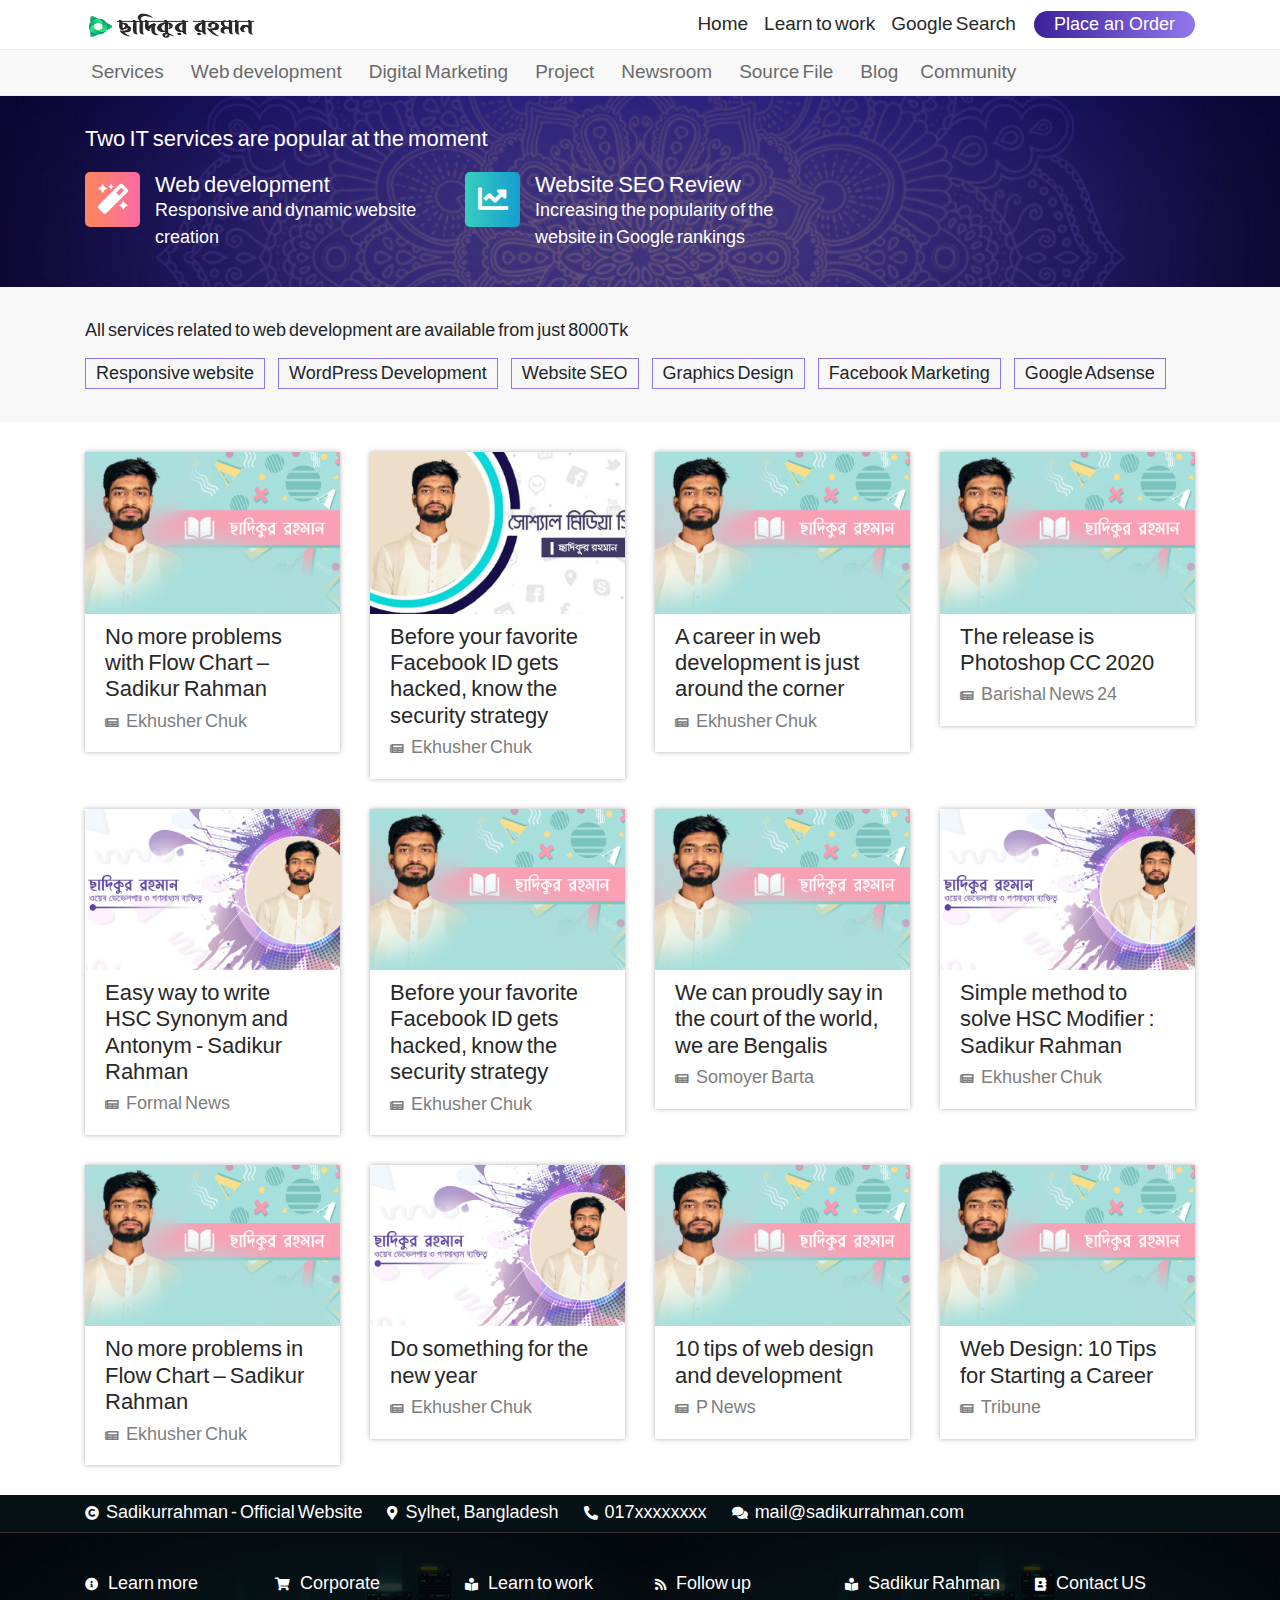
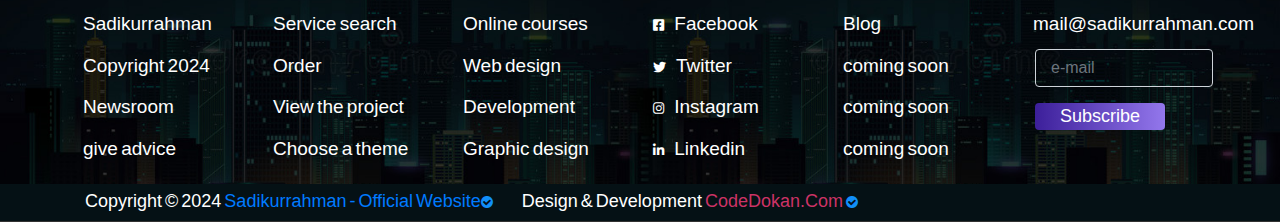
<file: newsroom.html>
<!DOCTYPE HTML>
<html lang="en-US">

<head>
  <meta charset="UTF-8">
  <meta name="viewport" content="width=device-width, initial-scale=1, shrink-to-fit=no">
  <title>Newsroom</title>
  <link rel="stylesheet" href="https://stackpath.bootstrapcdn.com/bootstrap/4.4.1/css/bootstrap.min.css"
    integrity="sha384-Vkoo8x4CGsO3+Hhxv8T/Q5PaXtkKtu6ug5TOeNV6gBiFeWPGFN9MuhOf23Q9Ifjh" crossorigin="anonymous">
  <link href="fontawesome/css/all.css" rel="stylesheet">
  <!-- Google Fonts -->
  <link href="https://fonts.googleapis.com/css2?family=Work+Sans:wght@400;500;600;700&display=swap" rel="stylesheet"> 
  <link rel="stylesheet" href="https://cdnjs.cloudflare.com/ajax/libs/font-awesome/4.7.0/css/font-awesome.min.css">
  <link rel="stylesheet" href="css/style.css" />
  <link rel="stylesheet" media="screen and (max-width: 1000px)" href="css/responsive.css">
  <link rel="stylesheet" media="screen and (max-width: 1024px)" href="css/responsive.css">
  <link rel="icon" href="image/feb.png" type="image/gif" sizes="16x16">
  <!-- Global site tag (gtag.js) - Google Analytics -->
  <script async src="https://www.googletagmanager.com/gtag/js?id=UA-166278310-1"></script>
  <script>
    window.dataLayer = window.dataLayer || [];
    function gtag() { dataLayer.push(arguments); }
    gtag('js', new Date());

    gtag('config', 'UA-166278310-1');
  </script>
</head>

<body>

  <!-- Default JavaScript -->

  <script src="https://code.jquery.com/jquery-3.4.1.slim.min.js"
    integrity="sha384-J6qa4849blE2+poT4WnyKhv5vZF5SrPo0iEjwBvKU7imGFAV0wwj1yYfoRSJoZ+n"
    crossorigin="anonymous"></script>
  <script src="https://cdn.jsdelivr.net/npm/popper.js@1.16.0/dist/umd/popper.min.js"
    integrity="sha384-Q6E9RHvbIyZFJoft+2mJbHaEWldlvI9IOYy5n3zV9zzTtmI3UksdQRVvoxMfooAo"
    crossorigin="anonymous"></script>
  <script src="https://stackpath.bootstrapcdn.com/bootstrap/4.4.1/js/bootstrap.min.js"
    integrity="sha384-wfSDF2E50Y2D1uUdj0O3uMBJnjuUD4Ih7YwaYd1iqfktj0Uod8GCExl3Og8ifwB6"
    crossorigin="anonymous"></script>

  <!-- Default JavaScript -->

    <!-- NAV START -->

    <nav class="navbar navbar-expand-lg navbar-light fixed-top">
      <div class="container">
        <a class="navbar-brand" href="index.html">
          <img src="image/sa web logo.png" width="190" height="28" alt="">
        </a>
        <button class="navbar-toggler" type="button" data-toggle="collapse" data-target="#navbarSupportedContent"
          aria-controls="navbarSupportedContent" aria-expanded="false" aria-label="Toggle navigation">
          <span class="navbar-toggler-icon"></span>
        </button>
        <div class="collapse navbar-collapse" id="navbarSupportedContent">
          <ul class="navbar-nav ml-auto">
            <li class="nav-item">
              <a class="nav-link" href="index.html">Home<span class="sr-only">(current)</span></a>
            </li>
            <li class="nav-item">
              <a class="nav-link" href="https://www.facebook.com/codedokan/" target="_blank">Learn to work</a>
            </li>
            <li class="nav-item">
              <a class="nav-link" href="https://www.google.com/search?client=firefox-b-d&q=Sadikur+R.+Mejan"
                target="_blank">Google Search</a>
            </li>
            <li class="nav-item">
              <a class="nav-link" href="service.html">Services</a>
            </li>
            <li class="nav-item">
              <a class="nav-link" href="web_dev.html">Web development</a>
            </li>
            <li class="nav-item">
              <a class="nav-link" href="project.html">Project</a>
            </li>
            <li class="nav-item">
              <a class="nav-link" href="digital_service.html">Digital Marketing</a>
            </li>
            <li class="nav-item">
              <a class="nav-link" href="newsroom.html">Newsroom</a>
            </li>
            <li class="nav-item">
              <a class="nav-link" href="https://www.facebook.com/codedokan/">Community</a>
            </li>
          </ul>
          <div class="top_button">
            <a href="http://codedokan.com/" target="_blank"><button>Place an Order</button></a>
          </div>
        </div>
      </div>
    </nav>
  
    <!-- NAV OVER -->

  <!-- Second NAV START -->
  <div class="second_nav">
    <div class="container">
      <div class="row">
        <div class="col-lg-12">
          <ul class="nav">
            <li class="nav-item"><a class="nav-link" href="service.html">Services</a></li>
            <li class="nav-item"><a class="nav-link" href="web_dev.html">Web development</a></li>
            <li class="nav-item"> <a class="nav-link" href="digital_service.html">Digital Marketing</a></li>
            <li class="nav-item"><a class="nav-link" href="project.html">Project</a></li>
            <li class="nav-item"> <a class="nav-link" href="newsroom.html">Newsroom</a></li>
            <li class="nav-item"> <a class="nav-link" href="source_file.html">Source File</a></li>
            <li class="nav-item"> <a class="nav-link" href="http://blog.sadikurrahman.com/" target="_blank">Blog</a><li>
            <li class="nav-item"><a class="nav-link" href="https://www.facebook.com/codedokan"
                target="_blank">Community<a></li>
          </ul>
        </div>
      </div>
    </div>
  </div>

  <!-- Second NAV OVER -->

  <div class="top_section">
    <div class="container">
      <div class="row">
        <div class="col-lg-12">
          <h1>Two IT services are popular at the moment</h1>
          <div class="row">
            <div class="col-lg-4">
              <div class="service_icon">
                <i class="fas fa-magic"></i>
              </div>
              <h2>Web development</h2>
              <p>Responsive and dynamic website creation</p>
            </div>
            <div class="col-lg-4">
              <div class="service_icon" style="background: linear-gradient(to right, #37CEBF, #149ECF);">
                <i class="fas fa-chart-line"></i>
              </div>
              <h2>Website SEO Review</h2>
              <p>Increasing the popularity of the website in Google rankings</p>
            </div>
          </div>
        </div>
      </div>
    </div>
  </div>

  <section class="bottom_line">
    <div class="container">
      <div class="row">
        <div class="col-lg-12">
          <h1>All services related to web development are available from just 8000Tk</h1>
          <h2>Responsive website</h2>
          <h2>WordPress Development</h2>
          <h2>Website SEO</h2>
          <h2>Graphics Design</h2>
          <h2>Facebook Marketing</h2>
          <h2>Google Adsense</h2>
        </div>
      </div>
    </div>
  </section>

  <section class="news_section">
    <div class="container">
      <div class="row">

        <div class="col-lg-3">
          <div class="single_news">
            <img src="image/flowchart.jpg" width="100%;">
            <a href="https://g.co/kgs/ncxQK3" target="_blank">
              <h1>No more problems with Flow Chart – Sadikur Rahman</h1>
            </a>
            <h2><i class="fas fa-newspaper"></i> Ekhusher Chuk</h2>
          </div>
        </div>

        <div class="col-lg-3">
          <div class="single_news">
            <img src="image/social-sec.jpg" width="100%;">
            <a href="https://g.co/kgs/ncxQK3" target="_blank">
              <h1>Before your favorite Facebook ID gets hacked, know the security strategy</h1>
            </a>
            <h2><i class="fas fa-newspaper"></i> Ekhusher Chuk</h2>
          </div>
        </div>

        <div class="col-lg-3">
          <div class="single_news">
            <img src="image/flowchart.jpg" width="100%;">
            <a href="https://g.co/kgs/ncxQK3" target="_blank">
              <h1>A career in web development is just around the corner</h1>
            </a>
            <h2><i class="fas fa-newspaper"></i> Ekhusher Chuk</h2>
          </div>
        </div>

        <div class="col-lg-3">
          <div class="single_news">
            <img src="image/flowchart.jpg" width="100%;">
            <a href="https://g.co/kgs/ncxQK3" target="_blank">
              <h1>The release is Photoshop CC 2020</h1>
            </a>
            <h2><i class="fas fa-newspaper"></i> Barishal News 24</h2>
          </div>
        </div>

        <div class="col-lg-3">
          <div class="single_news">
            <img src="image/demo 2.jpg" width="100%;">
            <a href="https://g.co/kgs/ncxQK3" target="_blank">
              <h1>Easy way to write HSC Synonym and Antonym - Sadikur Rahman</h1>
            </a>
            <h2><i class="fas fa-newspaper"></i> Formal News</h2>
          </div>
        </div>

        <div class="col-lg-3">
          <div class="single_news">
            <img src="image/flowchart.jpg" width="100%;">
            <a href="https://g.co/kgs/ncxQK3" target="_blank">
              <h1>Before your favorite Facebook ID gets hacked, know the security strategy</h1>
            </a>
            <h2><i class="fas fa-newspaper"></i> Ekhusher Chuk</h2>
          </div>
        </div>

        <div class="col-lg-3">
          <div class="single_news">
            <img src="image/flowchart.jpg" width="100%;">
            <a href="https://g.co/kgs/ncxQK3" target="_blank">
              <h1>We can proudly say in the court of the world, we are Bengalis</h1>
            </a>
            <h2><i class="fas fa-newspaper"></i> Somoyer Barta</h2>
          </div>
        </div>

        <div class="col-lg-3">
          <div class="single_news">
            <img src="image/demo 2.jpg" width="100%;">
            <a href="https://g.co/kgs/ncxQK3" target="_blank">
              <h1>Simple method to solve HSC Modifier : Sadikur Rahman</h1>
            </a>
            <h2><i class="fas fa-newspaper"></i> Ekhusher Chuk</h2>
          </div>
        </div>

        <div class="col-lg-3">
          <div class="single_news">
            <img src="image/flowchart.jpg" width="100%;">
            <a href="https://g.co/kgs/ncxQK3" target="_blank">
              <h1>No more problems in Flow Chart – Sadikur Rahman</h1>
            </a>
            <h2><i class="fas fa-newspaper"></i> Ekhusher Chuk</h2>
          </div>
        </div>

        <div class="col-lg-3">
          <div class="single_news">
            <img src="image/demo 2.jpg" width="100%;">
            <a href="https://g.co/kgs/ncxQK3" target="_blank">
              <h1>Do something for the new year</h1>
            </a>
            <h2><i class="fas fa-newspaper"></i> Ekhusher Chuk</h2>
          </div>
        </div>

        <div class="col-lg-3">
          <div class="single_news">
            <img src="image/flowchart.jpg" width="100%;">
            <a href="https://g.co/kgs/ncxQK3" target="_blank">
              <h1>10 tips of web design and development</h1>
            </a>
            <h2><i class="fas fa-newspaper"></i> P News</h2>
          </div>
        </div>

        <div class="col-lg-3">
          <div class="single_news">
            <img src="image/flowchart.jpg" width="100%;">
            <a href="https://g.co/kgs/ncxQK3" target="_blank">
              <h1>Web Design: 10 Tips for Starting a Career</h1>
            </a>
            <h2><i class="fas fa-newspaper"></i> Tribune</h2>
          </div>
        </div>
      </div>
    </div>
  </section>

  <!--Footer Section Start-->
  <div class="footer_bottom">
    <div class="container">
      <div class="row">
        <div class="col-lg-12">
          <h1><i class="fas fa-copyright"></i> Sadikurrahman - Official Website</h1>
          <h1><i class="fas fa-map-marker-alt"></i> Sylhet, Bangladesh</h1>
          <h1><i class="fas fa-phone-alt"></i> 017xxxxxxxx</h1>
          <h1><i class="fas fa-comments"></i> mail@sadikurrahman.com</h1>
        </div>
      </div>
    </div>
  </div>

  <div class="footer_bottom_2">
    <div class="container">
      <div class="row">
        <div class="col-lg-12">
          <h1><i class="fas fa-phone-alt"></i> 017xxxxxxxx</h1>
          <a href="https://www.facebook.com/Sadik14367">
            <h1><i class="fab fa-facebook"></i> Facebook</h1>
          </a>
          <a href="https://twitter.com/Sadik14367">
            <h1><i class="fa fa-twitter"></i> Twitter</h1>
          </a>
          <a href="https://www.instagram.com/Sadik14367/">
            <h1><i class="fa fa-instagram"></i> Instagram</h1>
          </a>
          <h1><i class="fas fa-comments"></i> mail@sadikurrahman.com</h1>
          <h1><i class="fas fa-map-marker-alt"></i> Sylhet, Bangladesh</h1>
          <h1><i class="fas fa-copyright"></i> Sadikurrahman - Official Website</h1>
        </div>
      </div>
    </div>
  </div>

  <div class="footer">
    <div class="container">
      <div class="row">
        <div class="col-lg-2">
          <ul>
            <h1><i class="fas fa-info-circle"></i> Learn more</h1>
            <li class="nav-item">
              <a class="nav-link" href="#" data-toggle="modal" data-target="#exampleModalScrollable">Sadikurrahman</a>
            </li>
            <li class="nav-item">
              <a class="nav-link" href="#" data-toggle="modal" data-target="#copyright">Copyright 2024</a>
            </li>
            <li class="nav-item">
              <a class="nav-link" href="newsroom.html">Newsroom</a>
            </li>
            <li class="nav-item">
              <a class="nav-link" href="http://facebook.com/Sadik14367" target="_blank">give advice</a>
            </li>
          </ul>
        </div>

        <div class="col-lg-2">
          <ul>
            <h1><i class="fas fa-shopping-cart"></i> Corporate</h1>
            <li class="nav-item">
              <a class="nav-link" href="service.html">Service search</a>
            </li>
            <li class="nav-item">
              <a class="nav-link" href="#">Order</a>
            </li>
            <li class="nav-item">
              <a class="nav-link" href="project.html">View the project</a>
            </li>
            <li class="nav-item">
              <a class="nav-link" href="#" data-container="body" data-toggle="popover" data-placement="top"
                data-content="">Choose a theme</a>
            </li>
          </ul>
        </div>

        <div class="col-lg-2">
          <ul>
            <h1><i class="fas fa-book-reader"></i> Learn to work</h1>
            <li class="nav-item">
              <a class="nav-link" href="#" target="_blank">Online courses</a>
            </li>
            <li class="nav-item">
              <a class="nav-link" href="#" target="_blank">Web design</a>
            </li>
            <li class="nav-item">
              <a class="nav-link" href="#" target="_blank">Development</a>
            </li>
            <li class="nav-item">
              <a class="nav-link" href="#" target="_blank">Graphic design</a>
            </li>
          </ul>
        </div>

        <div class="col-lg-2">
          <ul>
            <h1><i class="fas fa-rss"></i> Follow up</h1>
            <li class="nav-item">
              <a class="nav-link" href="https://www.facebook.com/Sadik14367" target="_blank"><i
                  class="fab fa-facebook-square"></i> Facebook</a>
            </li>
            <li class="nav-item">
              <a class="nav-link" href="https://www.twitter.com/Sadik14367" target="_blank"><i
                  class="fab fa-twitter"></i> Twitter</a>
            </li>
            <li class="nav-item">
              <a class="nav-link" href="https://www.instagram.com/Sadik14367" target="_blank"><i
                  class="fab fa-instagram"></i> Instagram</a>
            </li>
            <li class="nav-item">
              <a class="nav-link" href="https://linkedin.com/in/sadikur-r-mejan/" target="_blank"><i
                  class="fab fa-linkedin"></i> Linkedin</a>
            </li>
          </ul>
        </div>

        <div class="col-lg-2">
          <ul>
            <h1><i class="fas fa-book-reader"></i> Sadikur Rahman</h1>
            <li class="nav-item"><a class="nav-link" href="#" target="_blank">Blog</a></li>
            <li class="nav-item"><a class="nav-link" href="#">coming soon</a></li>
            <li class="nav-item"><a class="nav-link" href="#">coming soon</a></li>
            <li class="nav-item"><a class="nav-link" href="#">coming soon</a></li>
          </ul>
        </div>

        <div class="col-lg-2">
          <ul>
            <h1><i class="fas fa-address-book"></i> Contact US</h1>
            <li class="nav-item"><a class="nav-link" href="#">mail@sadikurrahman.com</a>
            </li>
            <form>
              <div class="form-group">
                <input type="email" placeholder="e-mail" class="form-control" id="exampleInputEmail1" aria-describedby="emailHelp">
              </div>
              <button type="submit">Subscribe</button>
            </form>
          </ul>
        </div>
      </div>
    </div>
  </div>

  <div class="footer_bottom">
    <div class="container">
      <div class="row">
        <div class="col-lg-12">
          <h1>Copyright © 2024 <a href="https://sadikurrahman.com">Sadikurrahman - Official Website<i class="fa fa-check-circle" style="color:rgb(17, 143, 249)" title="Verified Author"></i></a></h1>
          <h1>Design & Development <a href="https://codedokan.com/" style="color: #c36;">CodeDokan.Com <i class="fa fa-check-circle" style="color:rgb(17, 143, 249)" title="Verified Author"></i></a></h1>
        </div>
      </div>
    </div>
  </div>
  <!--Footer Section End-->

  <!-- Optional JavaScript -->
  <!--Here Paste Your JS Code-->
</body>

</html>
</file>
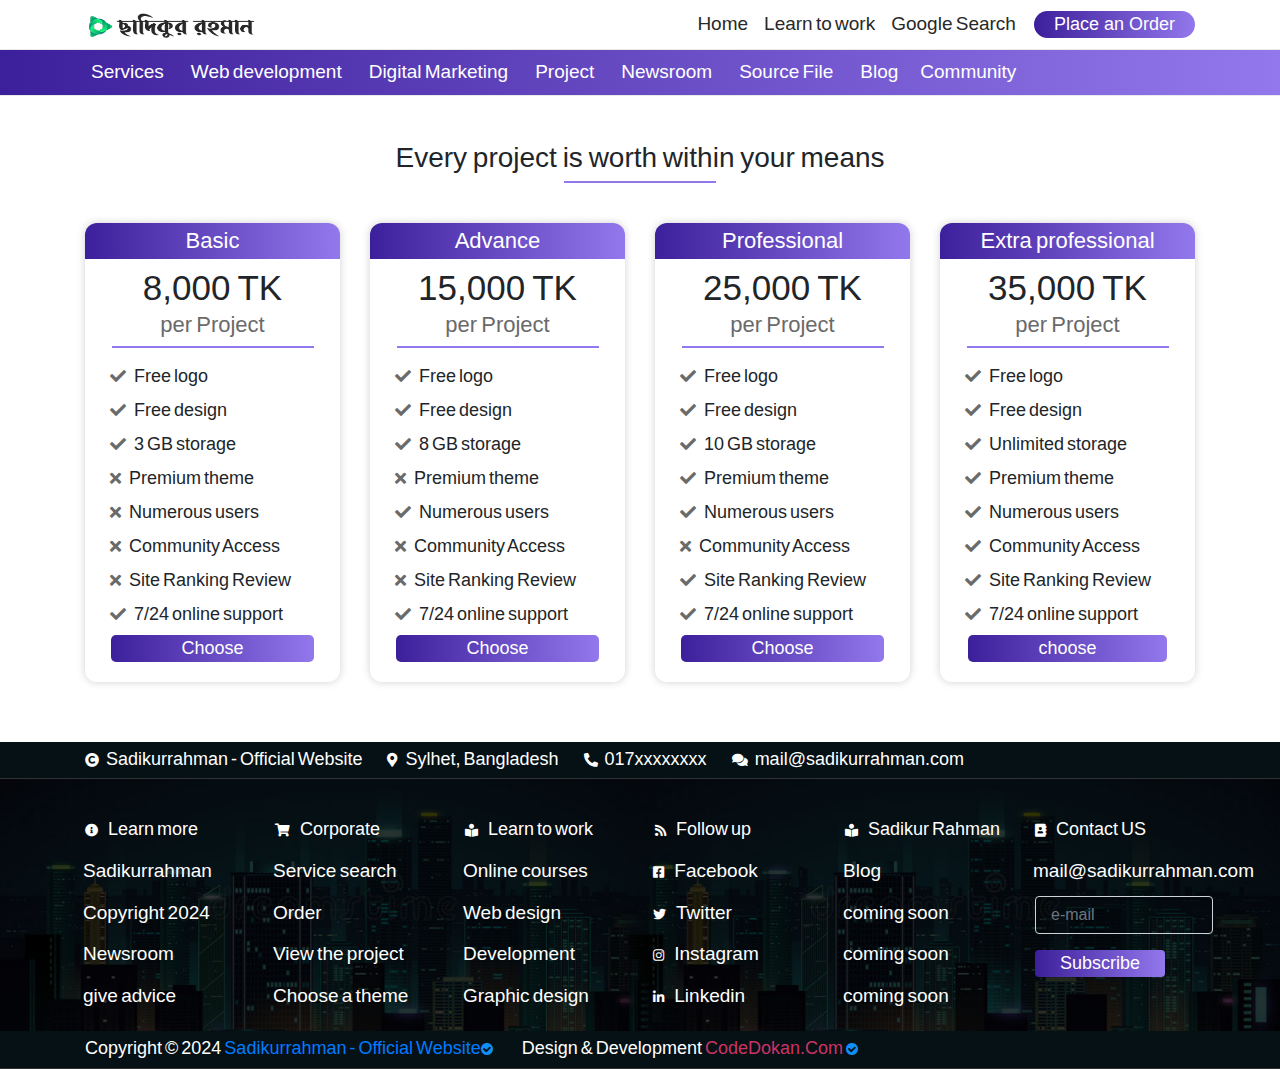
<file: pricing.html>
<!DOCTYPE HTML>
<html lang="en-US">

<head>
  <meta charset="UTF-8">
  <meta name="viewport" content="width=device-width, initial-scale=1, shrink-to-fit=no">
  <title>Price Plan</title>
  <link rel="stylesheet" href="https://stackpath.bootstrapcdn.com/bootstrap/4.4.1/css/bootstrap.min.css"
    integrity="sha384-Vkoo8x4CGsO3+Hhxv8T/Q5PaXtkKtu6ug5TOeNV6gBiFeWPGFN9MuhOf23Q9Ifjh" crossorigin="anonymous">
  <link href="fontawesome/css/all.css" rel="stylesheet">
  <!-- Google Fonts -->
  <link href="https://fonts.googleapis.com/css2?family=Work+Sans:wght@400;500;600;700&display=swap" rel="stylesheet"> 
  <link rel="stylesheet" href="https://cdnjs.cloudflare.com/ajax/libs/font-awesome/4.7.0/css/font-awesome.min.css">
  <link rel="stylesheet" href="css/pricing.css" />
  <link rel="stylesheet" media="screen and (max-width: 1000px)" href="css/responsive.css">
  <link rel="stylesheet" media="screen and (max-width: 1024px)" href="css/responsive.css">
  <link rel="icon" href="image/feb.png" type="image/gif" sizes="16x16">

  <!-- Global site tag (gtag.js) - Google Analytics -->
  <script async src="https://www.googletagmanager.com/gtag/js?id=UA-166278310-1"></script>
  <script>
    window.dataLayer = window.dataLayer || [];
    function gtag() { dataLayer.push(arguments); }
    gtag('js', new Date());

    gtag('config', 'UA-166278310-1');
  </script>
</head>

<body>


  <!-- Default JavaScript -->

  <script src="https://code.jquery.com/jquery-3.4.1.slim.min.js"
    integrity="sha384-J6qa4849blE2+poT4WnyKhv5vZF5SrPo0iEjwBvKU7imGFAV0wwj1yYfoRSJoZ+n"
    crossorigin="anonymous"></script>
  <script src="https://cdn.jsdelivr.net/npm/popper.js@1.16.0/dist/umd/popper.min.js"
    integrity="sha384-Q6E9RHvbIyZFJoft+2mJbHaEWldlvI9IOYy5n3zV9zzTtmI3UksdQRVvoxMfooAo"
    crossorigin="anonymous"></script>
  <script src="https://stackpath.bootstrapcdn.com/bootstrap/4.4.1/js/bootstrap.min.js"
    integrity="sha384-wfSDF2E50Y2D1uUdj0O3uMBJnjuUD4Ih7YwaYd1iqfktj0Uod8GCExl3Og8ifwB6"
    crossorigin="anonymous"></script>

  <!-- Default JavaScript -->

    <!-- NAV START -->

    <nav class="navbar navbar-expand-lg navbar-light fixed-top">
      <div class="container">
        <a class="navbar-brand" href="index.html">
          <img src="image/sa web logo.png" width="190" height="28" alt="">
        </a>
        <button class="navbar-toggler" type="button" data-toggle="collapse" data-target="#navbarSupportedContent"
          aria-controls="navbarSupportedContent" aria-expanded="false" aria-label="Toggle navigation">
          <span class="navbar-toggler-icon"></span>
        </button>
        <div class="collapse navbar-collapse" id="navbarSupportedContent">
          <ul class="navbar-nav ml-auto">
            <li class="nav-item">
              <a class="nav-link" href="index.html">Home<span class="sr-only">(current)</span></a>
            </li>
            <li class="nav-item">
              <a class="nav-link" href="https://www.facebook.com/codedokan/" target="_blank">Learn to work</a>
            </li>
            <li class="nav-item">
              <a class="nav-link" href="https://www.google.com/search?client=firefox-b-d&q=Sadikur+R.+Mejan"
                target="_blank">Google Search</a>
            </li>
            <li class="nav-item">
              <a class="nav-link" href="service.html">Services</a>
            </li>
            <li class="nav-item">
              <a class="nav-link" href="web_dev.html">Web development</a>
            </li>
            <li class="nav-item">
              <a class="nav-link" href="project.html">Project</a>
            </li>
            <li class="nav-item">
              <a class="nav-link" href="digital_service.html">Digital Marketing</a>
            </li>
            <li class="nav-item">
              <a class="nav-link" href="newsroom.html">Newsroom</a>
            </li>
            <li class="nav-item">
              <a class="nav-link" href="https://www.facebook.com/codedokan/">Community</a>
            </li>
          </ul>
          <div class="top_button">
            <a href="http://codedokan.com/" target="_blank"><button>Place an Order</button></a>
          </div>
        </div>
      </div>
    </nav>
  
    <!-- NAV OVER -->

  <!-- Second NAV START -->
  <div class="second_nav">
    <div class="container">
      <div class="row">
        <div class="col-lg-12">
          <ul class="nav">
            <li class="nav-item"><a class="nav-link" href="service.html">Services</a></li>
            <li class="nav-item"><a class="nav-link" href="web_dev.html">Web development</a></li>
            <li class="nav-item"> <a class="nav-link" href="digital_service.html">Digital Marketing</a></li>
            <li class="nav-item"><a class="nav-link" href="project.html">Project</a></li>
            <li class="nav-item"> <a class="nav-link" href="newsroom.html">Newsroom</a></li>
            <li class="nav-item"> <a class="nav-link" href="source_file.html">Source File</a></li>
            <li class="nav-item"> <a class="nav-link" href="http://blog.sadikurrahman.com/" target="_blank">Blog</a><li>
            <li class="nav-item"><a class="nav-link" href="https://www.facebook.com/codedokan"
                target="_blank">Community<a></li>
          </ul>
        </div>
      </div>
    </div>
  </div>

  <!-- Second NAV OVER -->

  <section class="price_plan">
    <div class="container">
      <h3>Every project is worth within your means</h3>
      <hr />
      <div class="row">
        <div class="col-lg-3">
          <div class="price_list">
            <h1>Basic</h1>
            <h2>8,000 TK</h2>
            <h3>per Project</h3>
            <hr />
            <p><i class="fas fa-check"></i> Free logo</p>
            <p><i class="fas fa-check"></i> Free design</p>
            <p><i class="fas fa-check"></i> 3 GB storage</p>
            <p><i class="fas fa-times"></i> Premium theme</p>
            <p><i class="fas fa-times"></i> Numerous users</p>
            <p><i class="fas fa-times"></i> Community Access</p>
            <p><i class="fas fa-times"></i> Site Ranking Review</p>
            <p><i class="fas fa-check"></i> 7/24 online support</p>
            <div>
              <a href="basic-plan.html"><button>Choose</button></a>
            </div>
          </div>
        </div>

        <div class="col-lg-3">
          <div class="price_list">
            <h1>Advance</h1>
            <h2>15,000 TK</h2>
            <h3>per Project</h3>
            <hr />
            <p><i class="fas fa-check"></i> Free logo</p>
            <p><i class="fas fa-check"></i> Free design</p>
            <p><i class="fas fa-check"></i> 8 GB storage</p>
            <p><i class="fas fa-times"></i> Premium theme</p>
            <p><i class="fas fa-check"></i> Numerous users</p>
            <p><i class="fas fa-times"></i> Community Access</p>
            <p><i class="fas fa-times"></i> Site Ranking Review</p>
            <p><i class="fas fa-check"></i> 7/24 online support</p>
            <div>
              <a href="advance-plan.html"><button>Choose</button></a>
            </div>
          </div>
        </div>

        <div class="col-lg-3">
          <div class="price_list">
            <h1>Professional</h1>
            <h2>25,000 TK</h2>
            <h3>per Project</h3>
            <hr />
            <p><i class="fas fa-check"></i> Free logo</p>
            <p><i class="fas fa-check"></i> Free design</p>
            <p><i class="fas fa-check"></i> 10 GB storage</p>
            <p><i class="fas fa-check"></i> Premium theme</p>
            <p><i class="fas fa-check"></i> Numerous users</p>
            <p><i class="fas fa-times"></i> Community Access</p>
            <p><i class="fas fa-check"></i> Site Ranking Review</p>
            <p><i class="fas fa-check"></i> 7/24 online support</p>
            <div>
              <a href="professional-plan.html"><button>Choose</button></a>
            </div>
          </div>
        </div>


        <div class="col-lg-3">
          <div class="price_list">
            <h1>Extra professional</h1>
            <h2>35,000 TK</h2>
            <h3>per Project</h3>
            <hr />
            <p><i class="fas fa-check"></i> Free logo</p>
            <p><i class="fas fa-check"></i> Free design</p>
            <p><i class="fas fa-check"></i> Unlimited storage</p>
            <p><i class="fas fa-check"></i> Premium theme</p>
            <p><i class="fas fa-check"></i> Numerous users</p>
            <p><i class="fas fa-check"></i> Community Access</p>
            <p><i class="fas fa-check"></i> Site Ranking Review</p>
            <p><i class="fas fa-check"></i> 7/24 online support</p>
            <div>
              <a href="extra-professional-plan.html"><button>choose</button></a>
            </div>
          </div>
        </div>
      </div>
    </div>
  </section>

  <!--Footer Section Start-->
  <div class="footer_bottom">
    <div class="container">
      <div class="row">
        <div class="col-lg-12">
          <h1><i class="fas fa-copyright"></i> Sadikurrahman - Official Website</h1>
          <h1><i class="fas fa-map-marker-alt"></i> Sylhet, Bangladesh</h1>
          <h1><i class="fas fa-phone-alt"></i> 017xxxxxxxx</h1>
          <h1><i class="fas fa-comments"></i> mail@sadikurrahman.com</h1>

        </div>
      </div>
    </div>
  </div>

  <div class="footer_bottom_2">
    <div class="container">
      <div class="row">
        <div class="col-lg-12">
          <h1><i class="fas fa-phone-alt"></i> 017xxxxxxxx</h1>
          <a href="https://www.facebook.com/Sadik14367">
            <h1><i class="fab fa-facebook"></i> Facebook</h1>
          </a>
          <a href="https://twitter.com/Sadik14367">
            <h1><i class="fa fa-twitter"></i> Twitter</h1>
          </a>
          <a href="https://www.instagram.com/Sadik14367/">
            <h1><i class="fa fa-instagram"></i> Instagram</h1>
          </a>
          <h1><i class="fas fa-comments"></i> mail@sadikurrahman.com</h1>
          <h1><i class="fas fa-map-marker-alt"></i> Sylhet, Bangladesh</h1>
          <h1><i class="fas fa-copyright"></i> Sadikurrahman - Official Website</h1>
        </div>
      </div>
    </div>
  </div>

  <div class="footer">
    <div class="container">
      <div class="row">
        <div class="col-lg-2">
          <ul>
            <h1><i class="fas fa-info-circle"></i> Learn more</h1>
            <li class="nav-item">
              <a class="nav-link" href="#" data-toggle="modal" data-target="#exampleModalScrollable">Sadikurrahman</a>
            </li>
            <li class="nav-item">
              <a class="nav-link" href="#" data-toggle="modal" data-target="#copyright">Copyright 2024</a>
            </li>
            <li class="nav-item">
              <a class="nav-link" href="newsroom.html">Newsroom</a>
            </li>
            <li class="nav-item">
              <a class="nav-link" href="http://facebook.com/Sadik14367" target="_blank">give advice</a>
            </li>
          </ul>
        </div>

        <div class="col-lg-2">
          <ul>
            <h1><i class="fas fa-shopping-cart"></i> Corporate</h1>
            <li class="nav-item">
              <a class="nav-link" href="service.html">Service search</a>
            </li>
            <li class="nav-item">
              <a class="nav-link" href="#">Order</a>
            </li>
            <li class="nav-item">
              <a class="nav-link" href="project.html">View the project</a>
            </li>
            <li class="nav-item">
              <a class="nav-link" href="#" data-container="body" data-toggle="popover" data-placement="top"
                data-content="">Choose a theme</a>
            </li>
          </ul>
        </div>

        <div class="col-lg-2">
          <ul>
            <h1><i class="fas fa-book-reader"></i> Learn to work</h1>
            <li class="nav-item">
              <a class="nav-link" href="#" target="_blank">Online courses</a>
            </li>
            <li class="nav-item">
              <a class="nav-link" href="#" target="_blank">Web design</a>
            </li>
            <li class="nav-item">
              <a class="nav-link" href="#" target="_blank">Development</a>
            </li>
            <li class="nav-item">
              <a class="nav-link" href="#" target="_blank">Graphic design</a>
            </li>
          </ul>
        </div>

        <div class="col-lg-2">
          <ul>
            <h1><i class="fas fa-rss"></i> Follow up</h1>
            <li class="nav-item">
              <a class="nav-link" href="https://www.facebook.com/Sadik14367" target="_blank"><i
                  class="fab fa-facebook-square"></i> Facebook</a>
            </li>
            <li class="nav-item">
              <a class="nav-link" href="https://www.twitter.com/Sadik14367" target="_blank"><i
                  class="fab fa-twitter"></i> Twitter</a>
            </li>
            <li class="nav-item">
              <a class="nav-link" href="https://www.instagram.com/Sadik14367" target="_blank"><i
                  class="fab fa-instagram"></i> Instagram</a>
            </li>
            <li class="nav-item">
              <a class="nav-link" href="https://linkedin.com/in/sadikur-r-mejan/" target="_blank"><i
                  class="fab fa-linkedin"></i> Linkedin</a>
            </li>
          </ul>
        </div>

        <div class="col-lg-2">
          <ul>
            <h1><i class="fas fa-book-reader"></i> Sadikur Rahman</h1>
            <li class="nav-item"> <a class="nav-link" href="#" target="_blank">Blog</a>
            </li>
            <li class="nav-item">
              <a class="nav-link" href="#">coming soon</a>
            </li>
            <li class="nav-item">
              <a class="nav-link" href="#">coming soon</a>
            </li>
            <li class="nav-item">
              <a class="nav-link" href="#">coming soon</a>
            </li>
          </ul>
        </div>

        <div class="col-lg-2">
          <ul>
            <h1><i class="fas fa-address-book"></i> Contact US</h1>
            <li class="nav-item">
              <a class="nav-link" href="#">mail@sadikurrahman.com</a>
            </li>
            <form>
              <div class="form-group">
                <input type="email" placeholder="e-mail" class="form-control" id="exampleInputEmail1"
                  aria-describedby="emailHelp">
              </div>
              <button type="submit">Subscribe</button>
            </form>
          </ul>
        </div>
      </div>
    </div>
  </div>

  <div class="footer_bottom">
    <div class="container">
      <div class="row">
        <div class="col-lg-12">
          <h1>Copyright © 2024 <a href="https://sadikurrahman.com">Sadikurrahman - Official Website<i class="fa fa-check-circle" style="color:rgb(17, 143, 249)" title="Verified Author"></i></a></h1>
          <h1>Design & Development <a href="https://codedokan.com/" style="color: #c36;">CodeDokan.Com <i class="fa fa-check-circle" style="color:rgb(17, 143, 249)" title="Verified Author"></i></a></h1>
        </div>
      </div>
    </div>
  </div>
  <!--Footer Section End-->

  <!-- Optional JavaScript -->
  <!--Here Paste Your JS Code-->
</body>

</html>
</file>
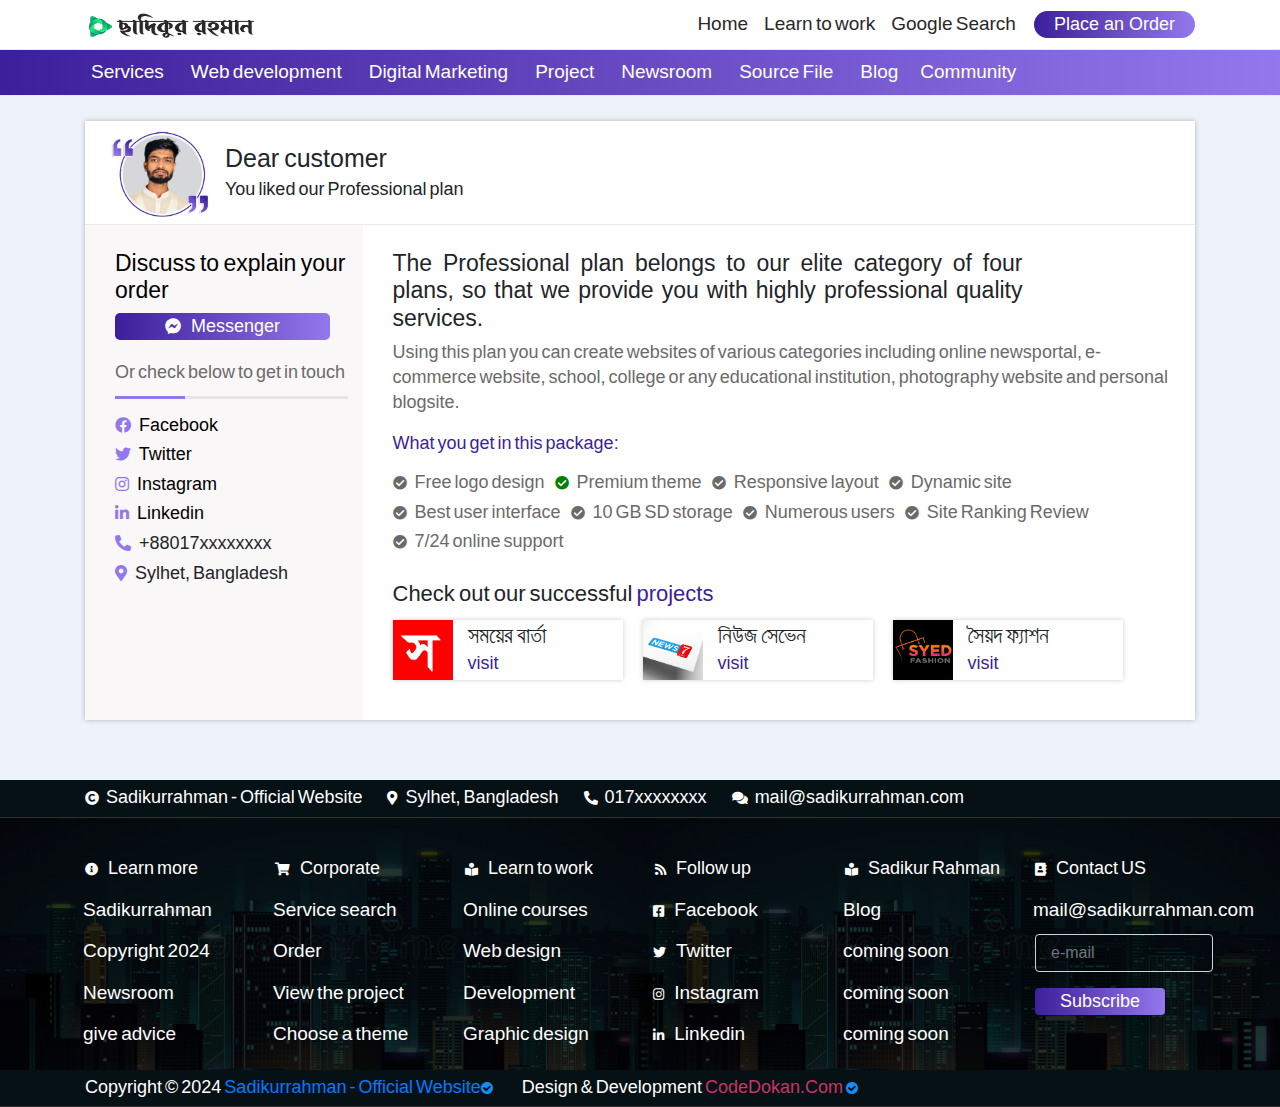
<file: professional-plan.html>
<!DOCTYPE HTML>
<html lang="en-US">

<head>
  <meta charset="UTF-8">
  <meta name="viewport" content="width=device-width, initial-scale=1, shrink-to-fit=no">
  <title>Professional Plan</title>
  <link rel="stylesheet" href="https://stackpath.bootstrapcdn.com/bootstrap/4.4.1/css/bootstrap.min.css"
    integrity="sha384-Vkoo8x4CGsO3+Hhxv8T/Q5PaXtkKtu6ug5TOeNV6gBiFeWPGFN9MuhOf23Q9Ifjh" crossorigin="anonymous">
  <link href="fontawesome/css/all.css" rel="stylesheet">
  <!-- Google Fonts -->
  <link href="https://fonts.googleapis.com/css2?family=Work+Sans:wght@400;500;600;700&display=swap" rel="stylesheet"> 
  <link rel="stylesheet" href="https://cdnjs.cloudflare.com/ajax/libs/font-awesome/4.7.0/css/font-awesome.min.css">
  <link rel="stylesheet" href="css/extra.css" />
  <link rel="stylesheet" href="css/plan.css" />
  <link rel="stylesheet" media="screen and (max-width: 1000px)" href="css/responsive.css">
  <link rel="stylesheet" media="screen and (max-width: 1024px)" href="css/responsive.css">
  <link rel="icon" href="image/feb.png" type="image/gif" sizes="16x16">
  <!-- Global site tag (gtag.js) - Google Analytics -->
  <script async src="https://www.googletagmanager.com/gtag/js?id=UA-166278310-1"></script>
  <script>
    window.dataLayer = window.dataLayer || [];
    function gtag() { dataLayer.push(arguments); }
    gtag('js', new Date());

    gtag('config', 'UA-166278310-1');
  </script>
</head>

<body>
  <!-- Default JavaScript -->

  <script src="https://code.jquery.com/jquery-3.4.1.slim.min.js"
    integrity="sha384-J6qa4849blE2+poT4WnyKhv5vZF5SrPo0iEjwBvKU7imGFAV0wwj1yYfoRSJoZ+n"
    crossorigin="anonymous"></script>
  <script src="https://cdn.jsdelivr.net/npm/popper.js@1.16.0/dist/umd/popper.min.js"
    integrity="sha384-Q6E9RHvbIyZFJoft+2mJbHaEWldlvI9IOYy5n3zV9zzTtmI3UksdQRVvoxMfooAo"
    crossorigin="anonymous"></script>
  <script src="https://stackpath.bootstrapcdn.com/bootstrap/4.4.1/js/bootstrap.min.js"
    integrity="sha384-wfSDF2E50Y2D1uUdj0O3uMBJnjuUD4Ih7YwaYd1iqfktj0Uod8GCExl3Og8ifwB6"
    crossorigin="anonymous"></script>

  <!-- Default JavaScript -->

    <!-- NAV START -->

    <nav class="navbar navbar-expand-lg navbar-light fixed-top">
      <div class="container">
        <a class="navbar-brand" href="index.html">
          <img src="image/sa web logo.png" width="190" height="28" alt="">
        </a>
        <button class="navbar-toggler" type="button" data-toggle="collapse" data-target="#navbarSupportedContent"
          aria-controls="navbarSupportedContent" aria-expanded="false" aria-label="Toggle navigation">
          <span class="navbar-toggler-icon"></span>
        </button>
        <div class="collapse navbar-collapse" id="navbarSupportedContent">
          <ul class="navbar-nav ml-auto">
            <li class="nav-item">
              <a class="nav-link" href="index.html">Home<span class="sr-only">(current)</span></a>
            </li>
            <li class="nav-item">
              <a class="nav-link" href="https://www.facebook.com/codedokan/" target="_blank">Learn to work</a>
            </li>
            <li class="nav-item">
              <a class="nav-link" href="https://www.google.com/search?client=firefox-b-d&q=Sadikur+R.+Mejan"
                target="_blank">Google Search</a>
            </li>
            <li class="nav-item">
              <a class="nav-link" href="service.html">Services</a>
            </li>
            <li class="nav-item">
              <a class="nav-link" href="web_dev.html">Web development</a>
            </li>
            <li class="nav-item">
              <a class="nav-link" href="project.html">Project</a>
            </li>
            <li class="nav-item">
              <a class="nav-link" href="digital_service.html">Digital Marketing</a>
            </li>
            <li class="nav-item">
              <a class="nav-link" href="newsroom.html">Newsroom</a>
            </li>
            <li class="nav-item">
              <a class="nav-link" href="https://www.facebook.com/codedokan/">Community</a>
            </li>
          </ul>
          <div class="top_button">
            <a href="http://codedokan.com/" target="_blank"><button>Place an Order</button></a>
          </div>
        </div>
  
      </div>
    </nav>
  
    <!-- NAV OVER -->

  <!-- Second NAV START -->
  <div class="second_nav">
    <div class="container">
      <div class="row">
        <div class="col-lg-12">
          <ul class="nav">
            <li class="nav-item"><a class="nav-link" href="service.html">Services</a></li>
            <li class="nav-item"><a class="nav-link" href="web_dev.html">Web development</a></li>
            <li class="nav-item"> <a class="nav-link" href="digital_service.html">Digital Marketing</a></li>
            <li class="nav-item"><a class="nav-link" href="project.html">Project</a></li>
            <li class="nav-item"> <a class="nav-link" href="newsroom.html">Newsroom</a></li>
            <li class="nav-item"> <a class="nav-link" href="source_file.html">Source File</a></li>
            <li class="nav-item"> <a class="nav-link" href="http://blog.sadikurrahman.com/" target="_blank">Blog</a><li>
            <li class="nav-item"><a class="nav-link" href="https://www.facebook.com/codedokan"
                target="_blank">Community<a></li>
          </ul>
        </div>
      </div>
    </div>
  </div>

  <!-- Second NAV OVER -->

  <section class="plan">
    <div class="container">
      <div class="col-lg-12" style="	box-shadow: 0 0 5px #b2b2b2;">
        <div class="row">
          <div class="plan-content col-lg-12">
            <img src="image/plan-photo.jpg" alt="" />
            <h1>Dear customer</h1>
            <p>You liked our Professional plan</p>
          </div>
        </div>

        <div class="row">
          <div class="plan-sidebar col-lg-3">
            <h1>Discuss to explain your order</h1>
            <a href="https://www.messenger.com/t/Sadik14367" target="_blank"><button><i
                  class="fab fa-facebook-messenger" style="color: white;"></i> Messenger</button></a>
            <p>Or check below to get in touch</p>
            <hr />
            <a href="https://www.facebook.com/Sadik14367" target="_blank">
              <h2><i class="fab fa-facebook"></i> Facebook</h2>
            </a>
            <a href="https://www.twitter.com/Sadik14367" target="_blank">
              <h2><i class="fab fa-twitter"></i> Twitter</h2>
            </a>
            <a href="https://www.instagram.com/Sadik14367" target="_blank">
              <h2><i class="fab fa-instagram"></i> Instagram</h2>
            </a>
            <a href="https://www.linkedin/in/Sadik14367" target="_blank">
              <h2><i class="fab fa-linkedin"></i> Linkedin</h2>
            </a>
            <h2><i class="fas fa-phone-alt"></i> +88017xxxxxxxx</h2>
            <h2><i class="fas fa-map-marker-alt"></i> Sylhet, Bangladesh</h2>
          </div>

          <div class="plan-details col-lg-9">
            <h1>The Professional plan belongs to our elite category of four plans, so that we provide you with highly professional quality services.</h1>
            <p>Using this plan you can create websites of various categories including online newsportal, e-commerce website, school, college or any educational institution, photography website and personal blogsite.</p>
            <p style="color: #3c1f9a">What you get in this package:</p>
            <h2><i class="fas fa-check-circle"></i> Free logo design</h2>
            <h2><i class="fas fa-check-circle" style="color: green"></i> Premium theme</h2>
            <h2><i class="fas fa-check-circle"></i> Responsive layout</h2>
            <h2><i class="fas fa-check-circle"></i> Dynamic site</h2>
            <h2><i class="fas fa-check-circle"></i> Best user interface</h2>
            <h2><i class="fas fa-check-circle"></i> 10 GB SD storage</h2>
            <h2><i class="fas fa-check-circle"></i> Numerous users</h2>
            <h2><i class="fas fa-check-circle"></i> Site Ranking Review</h2>
            <h2><i class="fas fa-check-circle"></i> 7/24 online support</h2>
            <h4>Check out our successful <a href="project.html">projects</a></h4>
            <div class="a-project">
              <img src="image/somoyerbarta.png" alt="" />
              <h1>সময়ের বার্তা</h1>
              <a href="http://somoyerbarta.com" target="_blank">visit</a>
            </div>

            <div class="a-project">
              <img src="image/7.jpg" alt="" />
              <h1>নিউজ সেভেন</h1>
              <a href="http://news7bd.tv/" target="_blank">visit</a>
            </div>

            <div class="a-project">
              <img src="image/Amin.jpg" alt="" />
              <h1>সৈয়দ ফ্যাশন</h1>
              <a href="" target="_blank">visit</a>
            </div>
          </div>
        </div>
      </div>
    </div>
  </section>

  <!--Footer Section Start-->
  <div class="footer_bottom">
    <div class="container">
      <div class="row">
        <div class="col-lg-12">
          <h1><i class="fas fa-copyright"></i> Sadikurrahman - Official Website</h1>
          <h1><i class="fas fa-map-marker-alt"></i> Sylhet, Bangladesh</h1>
          <h1><i class="fas fa-phone-alt"></i> 017xxxxxxxx</h1>
          <h1><i class="fas fa-comments"></i> mail@sadikurrahman.com</h1>
        </div>
      </div>
    </div>
  </div>

  <div class="footer_bottom_2">
    <div class="container">
      <div class="row">
        <div class="col-lg-12">
          <h1><i class="fas fa-phone-alt"></i> 017xxxxxxxx</h1>
          <a href="https://www.facebook.com/Sadik14367">
            <h1><i class="fab fa-facebook"></i> Facebook</h1>
          </a>
          <a href="https://twitter.com/Sadik14367">
            <h1><i class="fa fa-twitter"></i> Twitter</h1>
          </a>
          <a href="https://www.instagram.com/Sadik14367/">
            <h1><i class="fa fa-instagram"></i> Instagram</h1>
          </a>
          <h1><i class="fas fa-comments"></i> mail@sadikurrahman.com</h1>
          <h1><i class="fas fa-map-marker-alt"></i> Sylhet, Bangladesh</h1>
          <h1><i class="fas fa-copyright"></i> Sadikurrahman - Official Website</h1>
        </div>
      </div>
    </div>
  </div>

  <div class="footer">
    <div class="container">
      <div class="row">
        <div class="col-lg-2">
          <ul>
            <h1><i class="fas fa-info-circle"></i> Learn more</h1>
            <li class="nav-item">
              <a class="nav-link" href="#" data-toggle="modal" data-target="#exampleModalScrollable">Sadikurrahman</a>
            </li>
            <li class="nav-item">
              <a class="nav-link" href="#" data-toggle="modal" data-target="#copyright">Copyright 2024</a>
            </li>
            <li class="nav-item">
              <a class="nav-link" href="newsroom.html">Newsroom</a>
            </li>
            <li class="nav-item">
              <a class="nav-link" href="http://facebook.com/Sadik14367" target="_blank">give advice</a>
            </li>
          </ul>
        </div>

        <div class="col-lg-2">
          <ul>
            <h1><i class="fas fa-shopping-cart"></i> Corporate</h1>
            <li class="nav-item">
              <a class="nav-link" href="service.html">Service search</a>
            </li>
            <li class="nav-item">
              <a class="nav-link" href="#">Order</a>
            </li>
            <li class="nav-item">
              <a class="nav-link" href="project.html">View the project</a>
            </li>
            <li class="nav-item">
              <a class="nav-link" href="#" data-container="body" data-toggle="popover" data-placement="top"
                data-content="">Choose a theme</a>
            </li>
          </ul>
        </div>

        <div class="col-lg-2">
          <ul>
            <h1><i class="fas fa-book-reader"></i> Learn to work</h1>
            <li class="nav-item">
              <a class="nav-link" href="#" target="_blank">Online courses</a>
            </li>
            <li class="nav-item">
              <a class="nav-link" href="#" target="_blank">Web design</a>
            </li>
            <li class="nav-item">
              <a class="nav-link" href="#" target="_blank">Development</a>
            </li>
            <li class="nav-item">
              <a class="nav-link" href="#" target="_blank">Graphic design</a>
            </li>
          </ul>
        </div>

        <div class="col-lg-2">
          <ul>
            <h1><i class="fas fa-rss"></i> Follow up</h1>
            <li class="nav-item">
              <a class="nav-link" href="https://www.facebook.com/Sadik14367" target="_blank"><i
                  class="fab fa-facebook-square"></i> Facebook</a>
            </li>
            <li class="nav-item">
              <a class="nav-link" href="https://www.twitter.com/Sadik14367" target="_blank"><i
                  class="fab fa-twitter"></i> Twitter</a>
            </li>
            <li class="nav-item">
              <a class="nav-link" href="https://www.instagram.com/Sadik14367" target="_blank"><i
                  class="fab fa-instagram"></i> Instagram</a>
            </li>
            <li class="nav-item">
              <a class="nav-link" href="https://linkedin.com/in/sadikur-r-mejan/" target="_blank"><i
                  class="fab fa-linkedin"></i> Linkedin</a>
            </li>
          </ul>
        </div>

        <div class="col-lg-2">
          <ul>
            <h1><i class="fas fa-book-reader"></i> Sadikur Rahman</h1>
            <li class="nav-item"> <a class="nav-link" href="#" target="_blank">Blog</a>
            </li>
            <li class="nav-item">
              <a class="nav-link" href="#">coming soon</a>
            </li>
            <li class="nav-item">
              <a class="nav-link" href="#">coming soon</a>
            </li>
            <li class="nav-item">
              <a class="nav-link" href="#">coming soon</a>
            </li>
          </ul>
        </div>

        <div class="col-lg-2">
          <ul>
            <h1><i class="fas fa-address-book"></i> Contact US</h1>
            <li class="nav-item">
              <a class="nav-link" href="#">mail@sadikurrahman.com</a>
            </li>
            <form>
              <div class="form-group">
                <input type="email" placeholder="e-mail" class="form-control" id="exampleInputEmail1"
                  aria-describedby="emailHelp">
              </div>
              <button type="submit">Subscribe</button>
            </form>
          </ul>
        </div>
      </div>
    </div>
  </div>

  <div class="footer_bottom">
    <div class="container">
      <div class="row">
        <div class="col-lg-12">
          <h1>Copyright © 2024 <a href="https://sadikurrahman.com">Sadikurrahman - Official Website<i class="fa fa-check-circle" style="color:rgb(17, 143, 249)" title="Verified Author"></i></a></h1>
          <h1>Design & Development <a href="https://codedokan.com/" style="color: #c36;">CodeDokan.Com <i class="fa fa-check-circle" style="color:rgb(17, 143, 249)" title="Verified Author"></i></a></h1>
        </div>
      </div>
    </div>
  </div>
  <!--Footer Section End-->

  <!-- Optional JavaScript -->
  <!--Here Paste Your JS Code-->
</body>

</html>
</file>
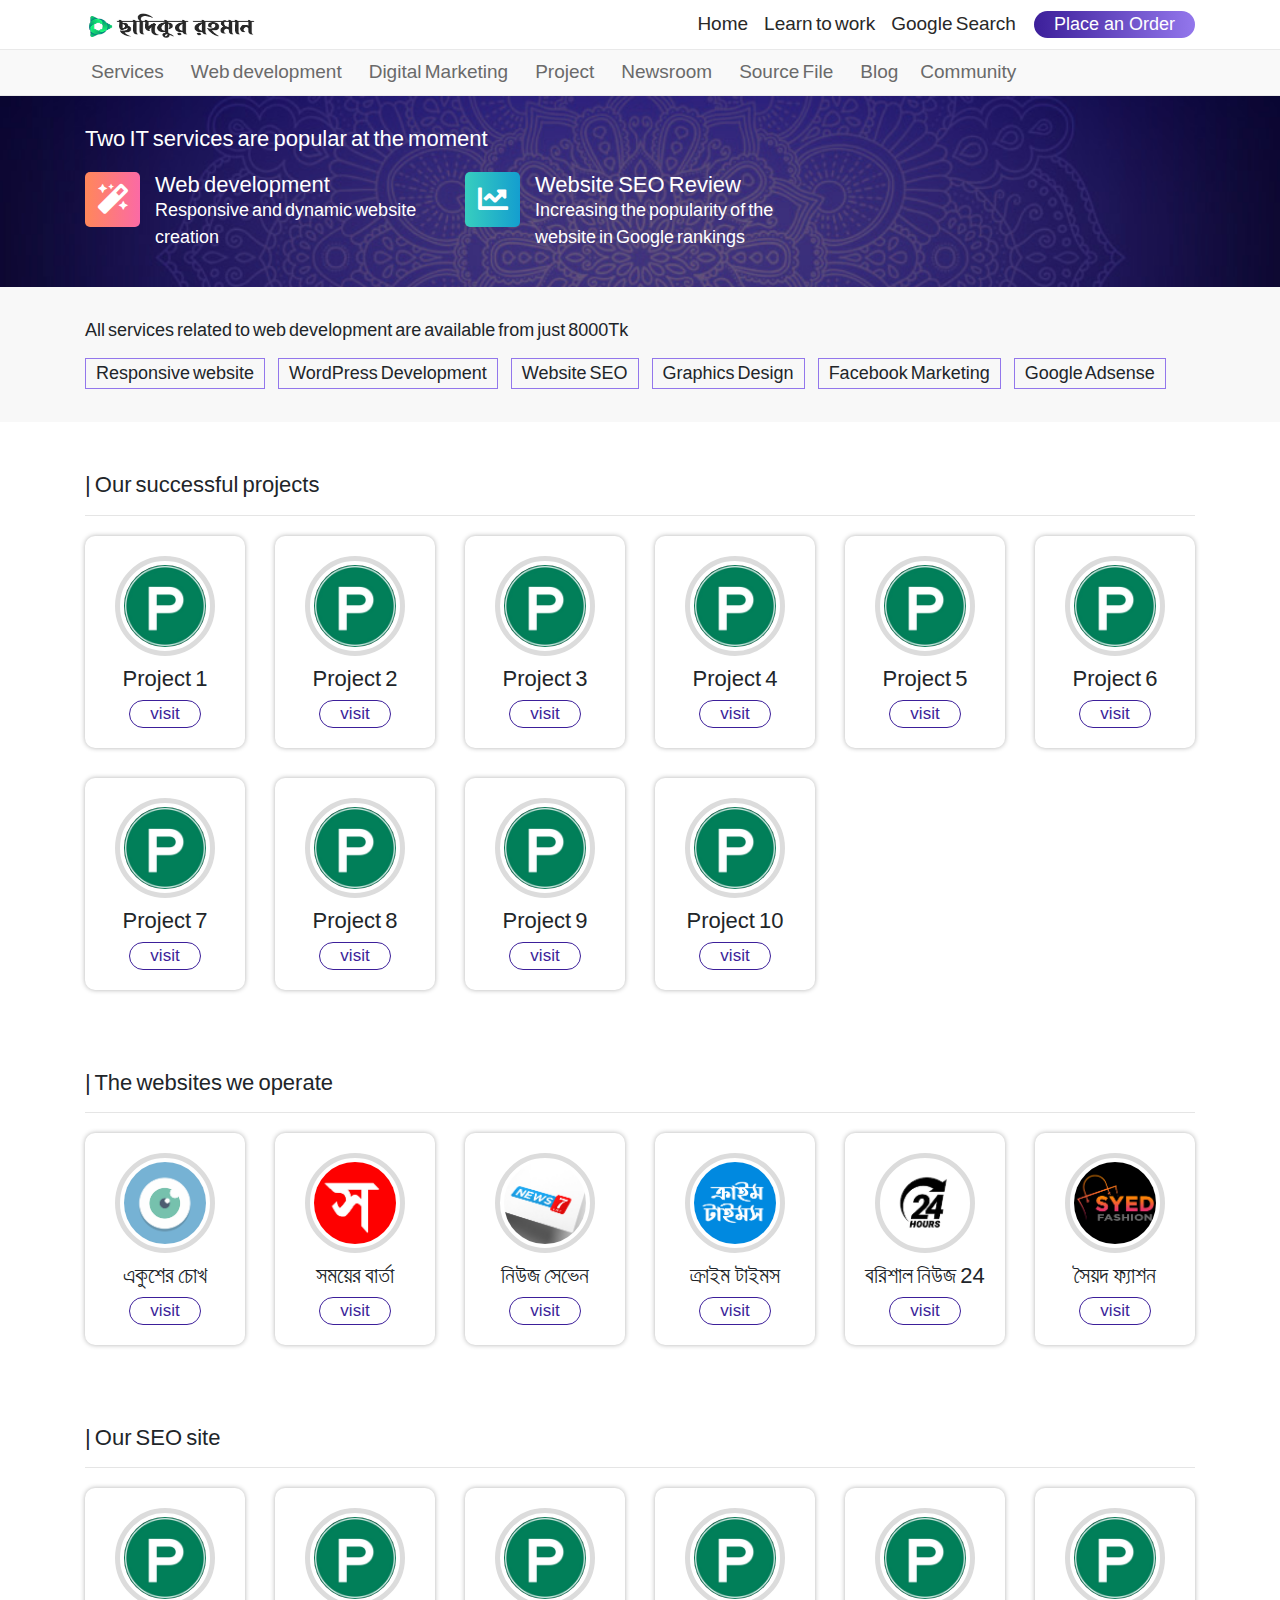
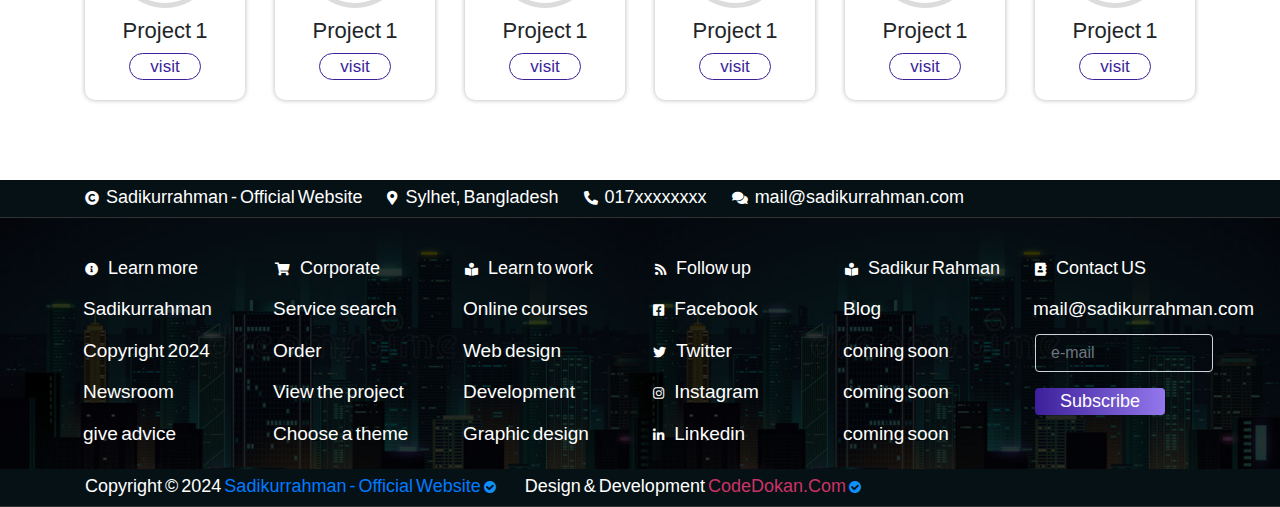
<file: project.html>
<!DOCTYPE HTML>
<html lang="en-US">

<head>
  <meta charset="UTF-8">
  <meta name="viewport" content="width=device-width, initial-scale=1, shrink-to-fit=no">

  <title>Projects</title>
  <link rel="stylesheet" href="https://stackpath.bootstrapcdn.com/bootstrap/4.4.1/css/bootstrap.min.css"
    integrity="sha384-Vkoo8x4CGsO3+Hhxv8T/Q5PaXtkKtu6ug5TOeNV6gBiFeWPGFN9MuhOf23Q9Ifjh" crossorigin="anonymous">
  <link href="fontawesome/css/all.css" rel="stylesheet">
  <!-- Google Fonts -->
  <link href="https://fonts.googleapis.com/css2?family=Work+Sans:wght@400;500;600;700&display=swap" rel="stylesheet"> 
  <link rel="stylesheet" href="https://cdnjs.cloudflare.com/ajax/libs/font-awesome/4.7.0/css/font-awesome.min.css">
  <link rel="stylesheet" href="css/style.css" />
  <link rel="stylesheet" media="screen and (max-width: 1000px)" href="css/responsive.css">
  <link rel="stylesheet" media="screen and (max-width: 1024px)" href="css/responsive.css">
  <link rel="icon" href="image/feb.png" type="image/gif" sizes="16x16">
  <!-- Global site tag (gtag.js) - Google Analytics -->
  <script async src="https://www.googletagmanager.com/gtag/js?id=UA-166278310-1"></script>
  <script>
    window.dataLayer = window.dataLayer || [];
    function gtag() { dataLayer.push(arguments); }
    gtag('js', new Date());

    gtag('config', 'UA-166278310-1');
  </script>
</head>

<body>


  <!-- Default JavaScript -->

  <script src="https://code.jquery.com/jquery-3.4.1.slim.min.js"
    integrity="sha384-J6qa4849blE2+poT4WnyKhv5vZF5SrPo0iEjwBvKU7imGFAV0wwj1yYfoRSJoZ+n"
    crossorigin="anonymous"></script>
  <script src="https://cdn.jsdelivr.net/npm/popper.js@1.16.0/dist/umd/popper.min.js"
    integrity="sha384-Q6E9RHvbIyZFJoft+2mJbHaEWldlvI9IOYy5n3zV9zzTtmI3UksdQRVvoxMfooAo"
    crossorigin="anonymous"></script>
  <script src="https://stackpath.bootstrapcdn.com/bootstrap/4.4.1/js/bootstrap.min.js"
    integrity="sha384-wfSDF2E50Y2D1uUdj0O3uMBJnjuUD4Ih7YwaYd1iqfktj0Uod8GCExl3Og8ifwB6"
    crossorigin="anonymous"></script>

  <!-- Default JavaScript -->

    <!-- NAV START -->

    <nav class="navbar navbar-expand-lg navbar-light fixed-top">
      <div class="container">
        <a class="navbar-brand" href="index.html">
          <img src="image/sa web logo.png" width="190" height="28" alt="">
        </a>
  
        <button class="navbar-toggler" type="button" data-toggle="collapse" data-target="#navbarSupportedContent"
          aria-controls="navbarSupportedContent" aria-expanded="false" aria-label="Toggle navigation">
          <span class="navbar-toggler-icon"></span>
        </button>
  
        <div class="collapse navbar-collapse" id="navbarSupportedContent">
          <ul class="navbar-nav ml-auto">
            <li class="nav-item">
              <a class="nav-link" href="index.html">Home<span class="sr-only">(current)</span></a>
            </li>
            <li class="nav-item">
              <a class="nav-link" href="https://www.facebook.com/codedokan/" target="_blank">Learn to work</a>
            </li>
            <li class="nav-item">
              <a class="nav-link" href="https://www.google.com/search?client=firefox-b-d&q=Sadikur+R.+Mejan"
                target="_blank">Google Search</a>
            </li>
            <li class="nav-item">
              <a class="nav-link" href="service.html">Services</a>
            </li>
            <li class="nav-item">
              <a class="nav-link" href="web_dev.html">Web development</a>
            </li>
            <li class="nav-item">
              <a class="nav-link" href="project.html">Project</a>
            </li>
            <li class="nav-item">
              <a class="nav-link" href="digital_service.html">Digital Marketing</a>
            </li>
            <li class="nav-item">
              <a class="nav-link" href="newsroom.html">Newsroom</a>
            </li>
            <li class="nav-item">
              <a class="nav-link" href="https://www.facebook.com/codedokan/">Community</a>
            </li>
          </ul>
          <div class="top_button">
            <a href="https://codedokan.com/" target="_blank"><button>Place an Order</button></a>
          </div>
        </div>
      </div>
    </nav>
  
    <!-- NAV OVER -->

  <!-- Second NAV START -->
  <div class="second_nav">
    <div class="container">
      <div class="row">
        <div class="col-lg-12">
          <ul class="nav">
            <li class="nav-item"><a class="nav-link" href="service.html">Services</a></li>
            <li class="nav-item"><a class="nav-link" href="web_dev.html">Web development</a></li>
            <li class="nav-item"> <a class="nav-link" href="digital_service.html">Digital Marketing</a></li>
            <li class="nav-item"><a class="nav-link" href="project.html">Project</a></li>
            <li class="nav-item"> <a class="nav-link" href="newsroom.html">Newsroom</a></li>
            <li class="nav-item"> <a class="nav-link" href="source_file.html">Source File</a></li>
            <li class="nav-item"> <a class="nav-link" href="http://blog.sadikurrahman.com/" target="_blank">Blog</a><li>
            <li class="nav-item"><a class="nav-link" href="https://www.facebook.com/codedokan"
                target="_blank">Community<a></li>
          </ul>
        </div>
      </div>
    </div>
  </div>

  <!-- Second NAV OVER -->

  <div class="top_section">
    <div class="container">
      <div class="row">
        <div class="col-lg-12">
          <h1>Two IT services are popular at the moment</h1>
          <div class="row">
            <div class="col-lg-4">
              <div class="service_icon">
                <i class="fas fa-magic"></i>
              </div>
              <h2>Web development</h2>
              <p>Responsive and dynamic website creation</p>
            </div>
            <div class="col-lg-4">
              <div class="service_icon" style="background: linear-gradient(to right, #37CEBF, #149ECF);">
                <i class="fas fa-chart-line"></i>
              </div>
              <h2>Website SEO Review</h2>
              <p>Increasing the popularity of the website in Google rankings</p>
            </div>
          </div>
        </div>
      </div>
    </div>
  </div>

  <section class="bottom_line">
    <div class="container">
      <div class="row">
        <div class="col-lg-12">
          <h1>All services related to web development are available from just 8000Tk</h1>
          <h2>Responsive website</h2>
          <h2>WordPress Development</h2>
          <h2>Website SEO</h2>
          <h2>Graphics Design</h2>
          <h2>Facebook Marketing</h2>
          <h2>Google Adsense</h2>
        </div>
      </div>
    </div>
  </section>

  <section class="project_section">
    <div class="container">
      <div class="row">
        <div class="col-lg-12">
          <h1>| Our successful projects</h1>
          <hr />
          <div class="row" style="margin-top: 20px;">
            <div class="col-lg-2 col-6">
              <div class="project_list">
                <img src="image/project.jpg" alt="" />
                <h1>Project 1</h1>
                <a href="#" target="_blank">
                  <button>visit</button>
                </a>
              </div>
            </div>

            <div class="col-lg-2 col-6">
              <div class="project_list">
                <img src="image/project.jpg" alt="" />
                <h1>Project 2</h1>
                <a href="#" target="_blank">
                  <button>visit</button>
                </a>
              </div>
            </div>

            <div class="col-lg-2 col-6">
              <div class="project_list">
                <img src="image/project.jpg" alt="" />
                <h1>Project 3</h1>
                <a href="#" target="_blank">
                  <button>visit</button>
                </a>
              </div>
            </div>

            <div class="col-lg-2 col-6">
              <div class="project_list">
                <img src="image/project.jpg" alt="" />
                <h1>Project 4</h1>
                <a href="#" target="_blank">
                  <button>visit</button>
                </a>
              </div>
            </div>

            <div class="col-lg-2 col-6">
              <div class="project_list">
                <img src="image/project.jpg" alt="" />
                <h1>Project 5</h1>
                <a href="#" target="_blank">
                  <button>visit</button>
                </a>
              </div>
            </div>

            <div class="col-lg-2 col-6">
              <div class="project_list">
                <img src="image/project.jpg" alt="" />
                <h1>Project 6</h1>
                <a href="#" target="_blank">
                  <button>visit</button>
                </a>
              </div>
            </div>


            <div class="col-lg-2 col-6">
              <div class="project_list">
                <img src="image/project.jpg" alt="" />
                <h1>Project 7</h1>
                <a href="#" target="_blank">
                  <button>visit</button>
                </a>
              </div>
            </div>

            <div class="col-lg-2 col-6">
              <div class="project_list">
                <img src="image/project.jpg" alt="" />
                <h1>Project 8</h1>
                <a href="#" target="_blank">
                  <button>visit</button>
                </a>
              </div>
            </div>

            <div class="col-lg-2 col-6">
              <div class="project_list">
                <img src="image/project.jpg" alt="" />
                <h1>Project 9</h1>
                <a href="#" target="_blank">
                  <button>visit</button>
                </a>
              </div>
            </div>

            <div class="col-lg-2 col-6">
              <div class="project_list">
                <img src="image/project.jpg" alt="" />
                <h1>Project 10</h1>
                <a href="#" target="_blank">
                  <button>visit</button>
                </a>
              </div>
            </div>
          </div>
        </div>
      </div>
    </div>
  </section>

  <section class="project_section">
    <div class="container">
      <div class="row">
        <div class="col-lg-12">
          <h1>| The websites we operate</h1>
          <hr />
          <div class="row" style="margin-top: 20px;">
            <div class="col-lg-2 col-6">
              <div class="project_list">
                <img src="image/ekusherchokh.png" alt="" />
                <h1>একুশের চোখ</h1>
                <a href="http://ekusherchokh.com/" target="_blank"><button>visit</button></a>
              </div>
            </div>

            <div class="col-lg-2 col-6">
              <div class="project_list">
                <img src="image/somoyerbarta.png" alt="" />
                <h1>সময়ের বার্তা</h1>
                <a href="https://somoyerbarta.com/" target="_blank"><button>visit</button></a>
              </div>
            </div>

            <div class="col-lg-2 col-6">
              <div class="project_list">
                <img src="image/7.jpg" alt="" />
                <h1>নিউজ সেভেন</h1>
                <a href="http://news7bd.tv/" target="_blank"><button>visit</button></a>
              </div>
            </div>

            <div class="col-lg-2 col-6">
              <div class="project_list">
                <img src="image/crime.png" alt="" />
                <h1>ক্রাইম টাইমস</h1>
                <a href="https://ajkercrimenews.com" target="_blank"><button>visit</button></a>
              </div>
            </div>

            <div class="col-lg-2 col-6">
              <div class="project_list">
                <img src="image/bslnews.png" alt="" />
                <h1>বরিশাল নিউজ 24</h1>
                <a href="http://barishalnews24.com/" target="_blank"><button>visit</button></a>
              </div>
            </div>

            <div class="col-lg-2 col-6">
              <div class="project_list">
                <img src="image/Amin.jpg" alt="" />
                <h1>সৈয়দ ফ্যাশন</h1>
                <a href=""><button>visit</button></a>
              </div>
            </div>
          </div>
        </div>
      </div>
    </div>
  </section>

  <section class="project_section">
    <div class="container">
      <div class="row">
        <div class="col-lg-12">
          <h1>| Our SEO site</h1>
          <hr />
          <div class="row" style="margin-top: 20px;">
            <div class="col-lg-2 col-6">
              <div class="project_list">
                <img src="image/project.jpg" alt="" />
                <h1>Project 1</h1>
                <button>visit</button>
              </div>
            </div>

            <div class="col-lg-2 col-6">
              <div class="project_list">
                <img src="image/project.jpg" alt="" />
                <h1>Project 1</h1>
                <button>visit</button>
              </div>
            </div>

            <div class="col-lg-2 col-6">
              <div class="project_list">
                <img src="image/project.jpg" alt="" />
                <h1>Project 1</h1>
                <button>visit</button>
              </div>
            </div>

            <div class="col-lg-2 col-6">
              <div class="project_list">
                <img src="image/project.jpg" alt="" />
                <h1>Project 1</h1>
                <button>visit</button>
              </div>
            </div>

            <div class="col-lg-2 col-6">
              <div class="project_list">
                <img src="image/project.jpg" alt="" />
                <h1>Project 1</h1>
                <button>visit</button>
              </div>
            </div>

            <div class="col-lg-2 col-6">
              <div class="project_list">
                <img src="image/project.jpg" alt="" />
                <h1>Project 1</h1>
                <button>visit</button>
              </div>
            </div>
          </div>
        </div>
      </div>
    </div>
  </section>


  <!--Footer Section Start-->
  <div class="footer_bottom">
    <div class="container">
      <div class="row">
        <div class="col-lg-12">
          <h1><i class="fas fa-copyright"></i> Sadikurrahman - Official Website</h1>
          <h1><i class="fas fa-map-marker-alt"></i> Sylhet, Bangladesh</h1>
          <h1><i class="fas fa-phone-alt"></i> 017xxxxxxxx</h1>
          <h1><i class="fas fa-comments"></i> mail@sadikurrahman.com</h1>
        </div>
      </div>
    </div>
  </div>

  <div class="footer_bottom_2">
    <div class="container">
      <div class="row">
        <div class="col-lg-12">
          <h1><i class="fas fa-phone-alt"></i> 017xxxxxxxx</h1>
          <a href="https://www.facebook.com/Sadik14367">
            <h1><i class="fab fa-facebook"></i> Facebook</h1>
          </a>
          <a href="https://twitter.com/Sadik14367">
            <h1><i class="fa fa-twitter"></i> Twitter</h1>
          </a>
          <a href="https://www.instagram.com/Sadik14367/">
            <h1><i class="fa fa-instagram"></i> Instagram</h1>
          </a>
          <h1><i class="fas fa-comments"></i> mail@sadikurrahman.com</h1>
          <h1><i class="fas fa-map-marker-alt"></i> Sylhet, Bangladesh</h1>
          <h1><i class="fas fa-copyright"></i> Sadikurrahman - Official Website</h1>
        </div>
      </div>
    </div>
  </div>


  <div class="footer">
    <div class="container">
      <div class="row">
        <div class="col-lg-2">
          <ul>
            <h1><i class="fas fa-info-circle"></i> Learn more</h1>
            <li class="nav-item">
              <a class="nav-link" href="#" data-toggle="modal" data-target="#exampleModalScrollable">Sadikurrahman</a>
            </li>
            <li class="nav-item">
              <a class="nav-link" href="#" data-toggle="modal" data-target="#copyright">Copyright 2024</a>
            </li>
            <li class="nav-item">
              <a class="nav-link" href="newsroom.html">Newsroom</a>
            </li>
            <li class="nav-item">
              <a class="nav-link" href="http://facebook.com/Sadik14367" target="_blank">give advice</a>
            </li>
          </ul>
        </div>

        <div class="col-lg-2">
          <ul>
            <h1><i class="fas fa-shopping-cart"></i> Corporate</h1>
            <li class="nav-item">
              <a class="nav-link" href="service.html">Service search</a>
            </li>
            <li class="nav-item">
              <a class="nav-link" href="#">Order</a>
            </li>
            <li class="nav-item">
              <a class="nav-link" href="project.html">View the project</a>
            </li>
            <li class="nav-item">
              <a class="nav-link" href="#" data-container="body" data-toggle="popover" data-placement="top"
                data-content="">Choose a theme</a>
            </li>
          </ul>
        </div>


        <div class="col-lg-2">
          <ul>
            <h1><i class="fas fa-book-reader"></i> Learn to work</h1>
            <li class="nav-item">
              <a class="nav-link" href="#" target="_blank">Online courses</a>
            </li>
            <li class="nav-item">
              <a class="nav-link" href="#" target="_blank">Web design</a>
            </li>
            <li class="nav-item">
              <a class="nav-link" href="#" target="_blank">Development</a>
            </li>
            <li class="nav-item">
              <a class="nav-link" href="#" target="_blank">Graphic design</a>
            </li>
          </ul>
        </div>



        <div class="col-lg-2">
          <ul>
            <h1><i class="fas fa-rss"></i> Follow up</h1>
            <li class="nav-item">
              <a class="nav-link" href="https://www.facebook.com/Sadik14367" target="_blank"><i
                  class="fab fa-facebook-square"></i> Facebook</a>
            </li>
            <li class="nav-item">
              <a class="nav-link" href="https://www.twitter.com/Sadik14367" target="_blank"><i
                  class="fab fa-twitter"></i> Twitter</a>
            </li>
            <li class="nav-item">
              <a class="nav-link" href="https://www.instagram.com/Sadik14367" target="_blank"><i
                  class="fab fa-instagram"></i> Instagram</a>
            </li>
            <li class="nav-item">
              <a class="nav-link" href="https://linkedin.com/in/sadikur-r-mejan/" target="_blank"><i
                  class="fab fa-linkedin"></i> Linkedin</a>
            </li>
          </ul>
        </div>


        <div class="col-lg-2">
          <ul>
            <h1><i class="fas fa-book-reader"></i> Sadikur Rahman</h1>

            <li class="nav-item"> <a class="nav-link" href="#" target="_blank">Blog</a>
            </li>

            <li class="nav-item">
              <a class="nav-link" href="#">coming soon</a>
            </li>
            <li class="nav-item">
              <a class="nav-link" href="#">coming soon</a>
            </li>
            <li class="nav-item">
              <a class="nav-link" href="#">coming soon</a>
            </li>
          </ul>
        </div>

        <div class="col-lg-2">
          <ul>
            <h1><i class="fas fa-address-book"></i> Contact US</h1>
            <li class="nav-item">
              <a class="nav-link" href="#">mail@sadikurrahman.com</a>
            </li>

            <form>
              <div class="form-group">
                <input type="email" placeholder="e-mail" class="form-control" id="exampleInputEmail1"
                  aria-describedby="emailHelp">
              </div>
              <button type="submit">Subscribe</button>
            </form>
          </ul>
        </div>
      </div>
    </div>
  </div>

  <div class="footer_bottom">
    <div class="container">
      <div class="row">
        <div class="col-lg-12">
          <h1>Copyright © 2024 <a href="https://sadikurrahman.com">Sadikurrahman - Official Website <i
                class="fa fa-check-circle" style="color:rgb(17, 143, 249)" title="Verified Author"></i></a></h1>
          <h1>Design & Development <a href="https://codedokan.com" style="color: #c36;">CodeDokan.Com <i
                class="fa fa-check-circle" style="color:rgb(17, 143, 249)" title="Verified Author"></i></a></h1>
        </div>
      </div>
    </div>
  </div>
  <!--Footer Section End-->

  <!-- Optional JavaScript -->
  <!--Here Paste Your JS Code-->
</body>

</html>
</file>
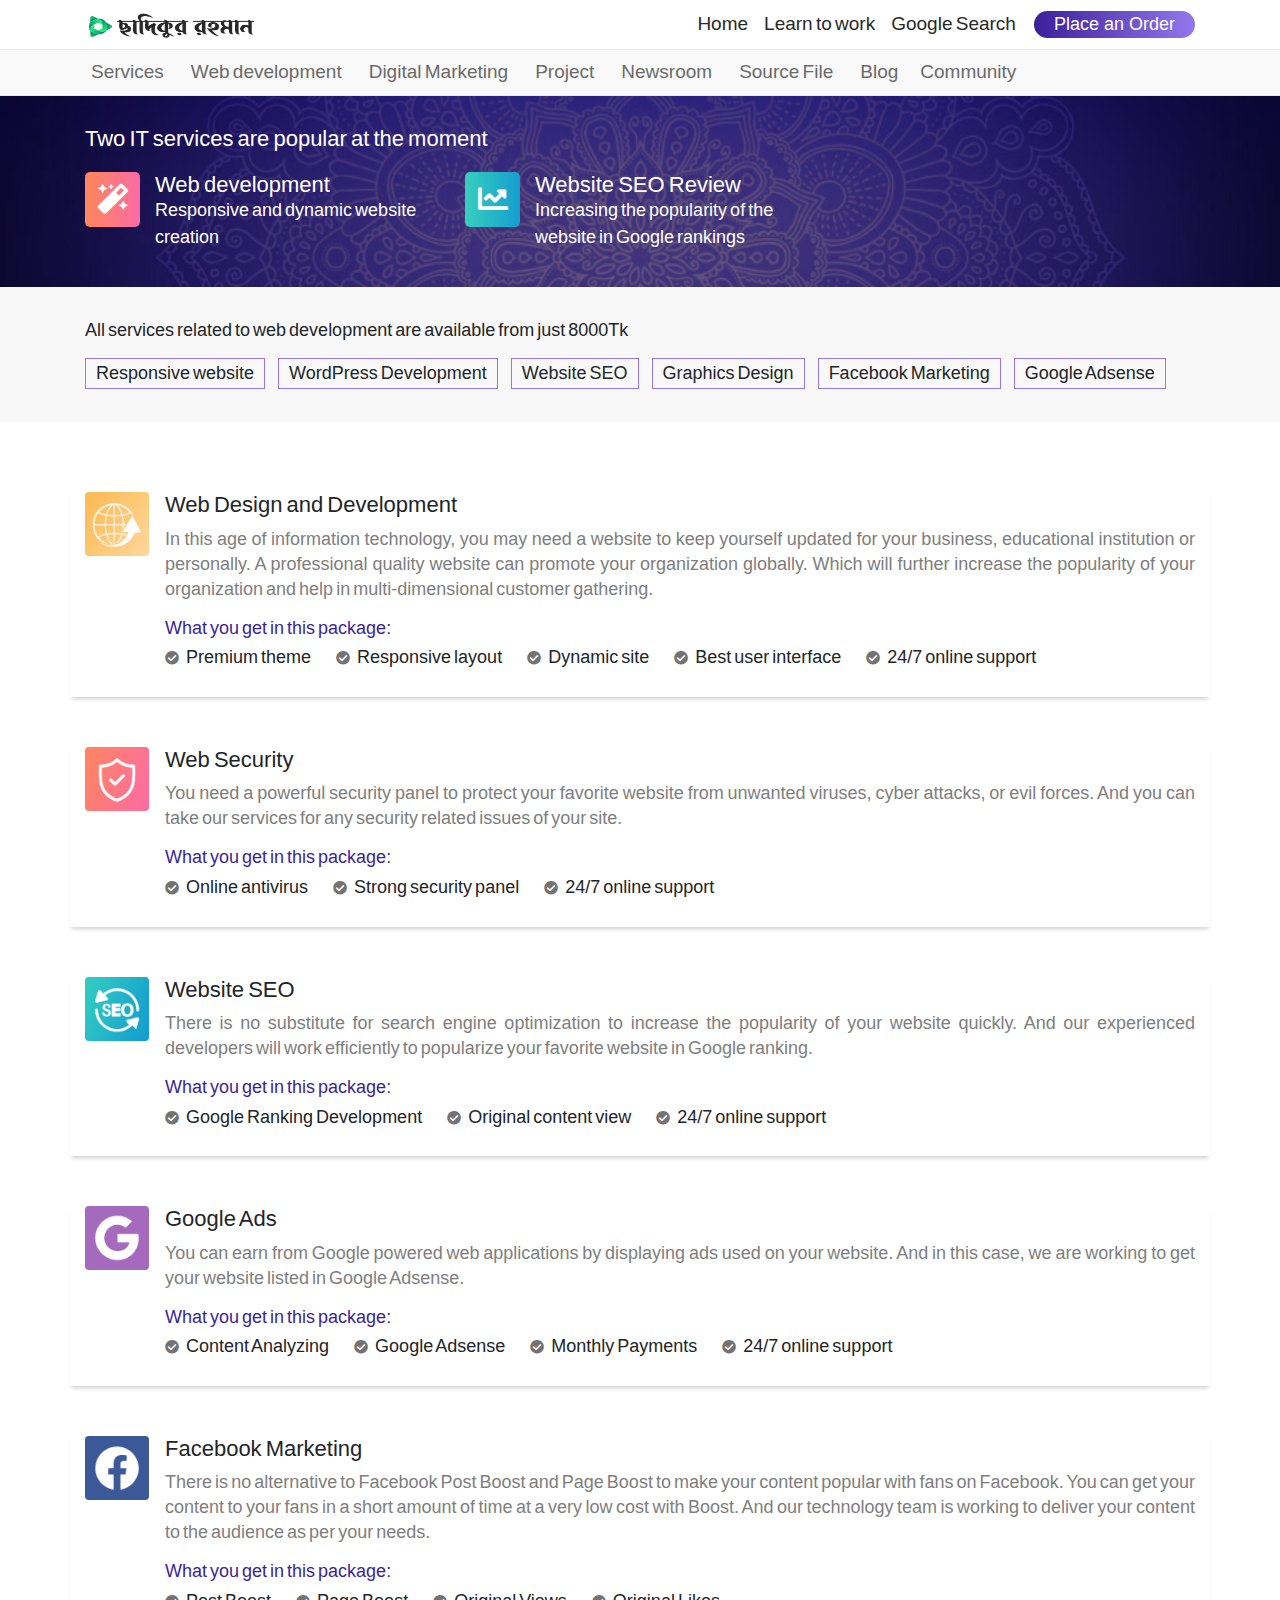
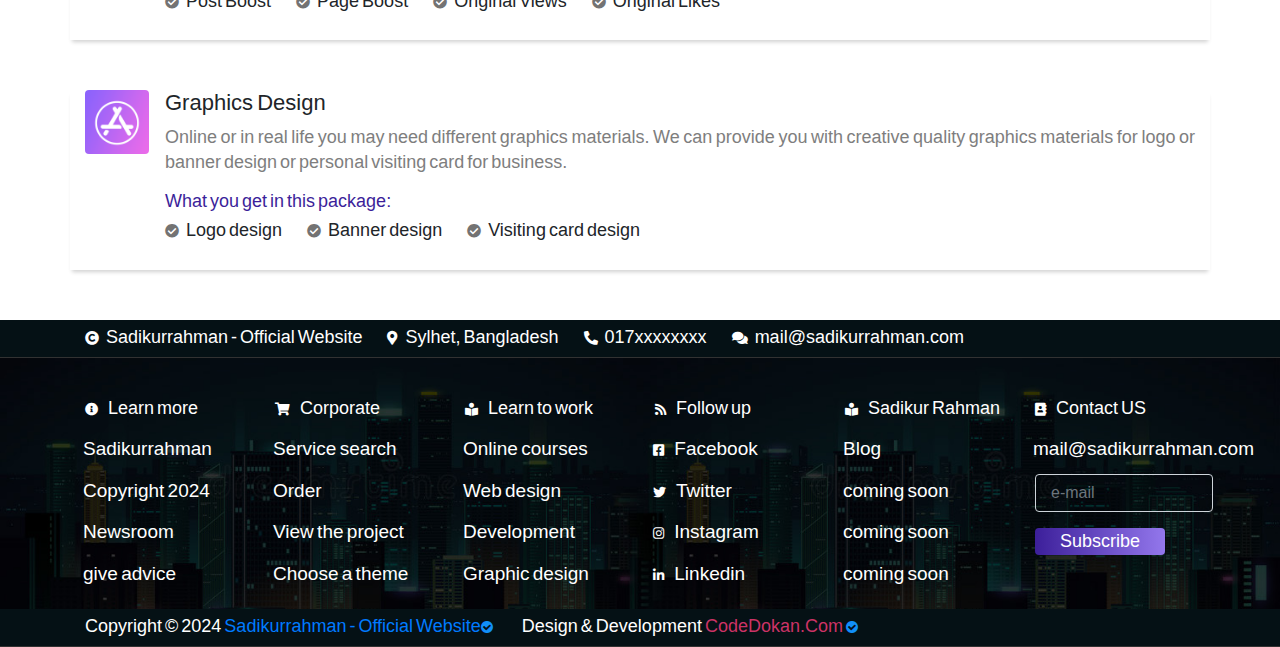
<file: service.html>
<!DOCTYPE HTML>
<html lang="en-US">

<head>
  <meta charset="UTF-8">
  <meta name="viewport" content="width=device-width, initial-scale=1, shrink-to-fit=no">
  <title>My Service</title>
  <link rel="stylesheet" href="https://stackpath.bootstrapcdn.com/bootstrap/4.4.1/css/bootstrap.min.css"
    integrity="sha384-Vkoo8x4CGsO3+Hhxv8T/Q5PaXtkKtu6ug5TOeNV6gBiFeWPGFN9MuhOf23Q9Ifjh" crossorigin="anonymous">
  <link href="fontawesome/css/all.css" rel="stylesheet">
  <!-- Google Fonts -->
  <link href="https://fonts.googleapis.com/css2?family=Work+Sans:wght@400;500;600;700&display=swap" rel="stylesheet"> 
  <link rel="stylesheet" href="https://cdnjs.cloudflare.com/ajax/libs/font-awesome/4.7.0/css/font-awesome.min.css">
  <link rel="stylesheet" href="css/style.css" />
  <link rel="stylesheet" media="screen and (max-width: 1000px)" href="css/responsive.css">
  <link rel="stylesheet" media="screen and (max-width: 1024px)" href="css/responsive.css">
  <link rel="icon" href="image/feb.png" type="image/gif" sizes="16x16">

  <!-- Global site tag (gtag.js) - Google Analytics -->
  <script async src="https://www.googletagmanager.com/gtag/js?id=UA-166278310-1"></script>
  <script>
    window.dataLayer = window.dataLayer || [];
    function gtag() { dataLayer.push(arguments); }
    gtag('js', new Date());

    gtag('config', 'UA-166278310-1');
  </script>
</head>

<body>

  <!-- Default JavaScript -->

  <script src="https://code.jquery.com/jquery-3.4.1.slim.min.js"
    integrity="sha384-J6qa4849blE2+poT4WnyKhv5vZF5SrPo0iEjwBvKU7imGFAV0wwj1yYfoRSJoZ+n"
    crossorigin="anonymous"></script>
  <script src="https://cdn.jsdelivr.net/npm/popper.js@1.16.0/dist/umd/popper.min.js"
    integrity="sha384-Q6E9RHvbIyZFJoft+2mJbHaEWldlvI9IOYy5n3zV9zzTtmI3UksdQRVvoxMfooAo"
    crossorigin="anonymous"></script>
  <script src="https://stackpath.bootstrapcdn.com/bootstrap/4.4.1/js/bootstrap.min.js"
    integrity="sha384-wfSDF2E50Y2D1uUdj0O3uMBJnjuUD4Ih7YwaYd1iqfktj0Uod8GCExl3Og8ifwB6"
    crossorigin="anonymous"></script>

  <!-- Default JavaScript -->

     <!-- NAV START -->

     <nav class="navbar navbar-expand-lg navbar-light fixed-top">
      <div class="container">
        <a class="navbar-brand" href="index.html">
          <img src="image/sa web logo.png" width="190" height="28" alt="">
        </a>
  
        <button class="navbar-toggler" type="button" data-toggle="collapse" data-target="#navbarSupportedContent"
          aria-controls="navbarSupportedContent" aria-expanded="false" aria-label="Toggle navigation">
          <span class="navbar-toggler-icon"></span>
        </button>
  
        <div class="collapse navbar-collapse" id="navbarSupportedContent">
          <ul class="navbar-nav ml-auto">
            <li class="nav-item">
              <a class="nav-link" href="index.html">Home<span class="sr-only">(current)</span></a>
            </li>
            <li class="nav-item">
              <a class="nav-link" href="https://www.facebook.com/codedokan/" target="_blank">Learn to work</a>
            </li>
            <li class="nav-item">
              <a class="nav-link" href="https://www.google.com/search?client=firefox-b-d&q=Sadikur+R.+Mejan"
                target="_blank">Google Search</a>
            </li>
            <li class="nav-item">
              <a class="nav-link" href="service.html">Services</a>
            </li>
            <li class="nav-item">
              <a class="nav-link" href="web_dev.html">Web development</a>
            </li>
            <li class="nav-item">
              <a class="nav-link" href="project.html">Project</a>
            </li>
            <li class="nav-item">
              <a class="nav-link" href="digital_service.html">Digital Marketing</a>
            </li>
            <li class="nav-item">
              <a class="nav-link" href="newsroom.html">Newsroom</a>
            </li>
            <li class="nav-item">
              <a class="nav-link" href="https://www.facebook.com/codedokan/">Community</a>
            </li>
          </ul>
          <div class="top_button">
            <a href="http://codedokan.com/" target="_blank"><button>Place an Order</button></a>
          </div>
        </div>
      </div>
    </nav>
  
    <!-- NAV OVER -->

  <!-- Second NAV START -->
  <div class="second_nav">
    <div class="container">
      <div class="row">
        <div class="col-lg-12">
          <ul class="nav">
            <li class="nav-item"><a class="nav-link" href="service.html">Services</a></li>
            <li class="nav-item"><a class="nav-link" href="web_dev.html">Web development</a></li>
            <li class="nav-item"> <a class="nav-link" href="digital_service.html">Digital Marketing</a></li>
            <li class="nav-item"><a class="nav-link" href="project.html">Project</a></li>
            <li class="nav-item"> <a class="nav-link" href="newsroom.html">Newsroom</a></li>
            <li class="nav-item"> <a class="nav-link" href="source_file.html">Source File</a></li>
            <li class="nav-item"> <a class="nav-link" href="http://blog.sadikurrahman.com/" target="_blank">Blog</a><li>
            <li class="nav-item"><a class="nav-link" href="https://www.facebook.com/codedokan"
                target="_blank">Community<a></li>
          </ul>
        </div>
      </div>
    </div>
  </div>

  <!-- Second NAV OVER -->

  <div class="top_section">
    <div class="container">
      <div class="row">
        <div class="col-lg-12">
          <h1>Two IT services are popular at the moment</h1>
          <div class="row">
            <div class="col-lg-4">
              <div class="service_icon">
                <i class="fas fa-magic"></i>
              </div>
              <h2>Web development</h2>
              <p>Responsive and dynamic website creation</p>
            </div>
            <div class="col-lg-4">
              <div class="service_icon" style="background: linear-gradient(to right, #37CEBF, #149ECF);">
                <i class="fas fa-chart-line"></i>
              </div>
              <h2>Website SEO Review</h2>
              <p>Increasing the popularity of the website in Google rankings</p>
            </div>
          </div>
        </div>
      </div>
    </div>
  </div>

  <section class="bottom_line">
    <div class="container">
      <div class="row">
        <div class="col-lg-12">
          <h1>All services related to web development are available from just 8000Tk</h1>
          <h2>Responsive website</h2>
          <h2>WordPress Development</h2>
          <h2>Website SEO</h2>
          <h2>Graphics Design</h2>
          <h2>Facebook Marketing</h2>
          <h2>Google Adsense</h2>
        </div>
      </div>
    </div>
  </section>

  <section class="service_section">
    <div class="container">
      <div class="row">
        <div class="col-lg-12">
          <div class="row" style="margin-top: 20px;">
            <div class="media">
              <img src="image/web.png" class="mr-3" alt="..." width="64">
              <div class="media-body">
                <h1 class="mt-0">Web Design and Development</h1>
                <p>In this age of information technology, you may need a website to keep yourself updated for your business, educational institution or personally. A professional quality website can promote your organization globally. Which will further increase the popularity of your organization and help in multi-dimensional customer gathering.</p>
                <h2>What you get in this package:</h2>
                <h3><i class="fas fa-check-circle"></i> Premium theme</h3>
                <h3><i class="fas fa-check-circle"></i> Responsive layout</h3>
                <h3><i class="fas fa-check-circle"></i> Dynamic site</h3>
                <h3><i class="fas fa-check-circle"></i> Best user interface</h3>
                <h3><i class="fas fa-check-circle"></i> 24/7 online support</h3>
              </div>
            </div>

            <div class="media">
              <img src="image/security.png" class="mr-3" alt="..." width="64">
              <div class="media-body">
                <h1 class="mt-0">Web Security</h1>
                <p>You need a powerful security panel to protect your favorite website from unwanted viruses, cyber attacks, or evil forces. And you can take our services for any security related issues of your site.</p>
                <h2>What you get in this package:</h2>
                <h3><i class="fas fa-check-circle"></i> Online antivirus</h3>
                <h3><i class="fas fa-check-circle"></i> Strong security panel</h3>
                <h3><i class="fas fa-check-circle"></i> 24/7 online support</h3>
              </div>
              <hr>
            </div>

            <div class="media">
              <img src="image/seo.png" class="mr-3" alt="..." width="64">
              <div class="media-body">
                <h1 class="mt-0">Website SEO</h1>
                <p>There is no substitute for search engine optimization to increase the popularity of your website quickly. And our experienced developers will work efficiently to popularize your favorite website in Google ranking.</p>
                <h2>What you get in this package:</h2>
                <h3><i class="fas fa-check-circle"></i> Google Ranking Development</h3>
                <h3><i class="fas fa-check-circle"></i> Original content view</h3>
                <h3><i class="fas fa-check-circle"></i> 24/7 online support</h3>
              </div>
              <hr>
            </div>

            <div class="media">
              <img src="image/google.png" class="mr-3" alt="..." width="64">
              <div class="media-body">
                <h1 class="mt-0">Google Ads</h1>
                <p>You can earn from Google powered web applications by displaying ads used on your website. And in this case, we are working to get your website listed in Google Adsense.</p>
                <h2>What you get in this package:</h2>
                <h3><i class="fas fa-check-circle"></i> Content Analyzing</h3>
                <h3><i class="fas fa-check-circle"></i> Google Adsense</h3>
                <h3><i class="fas fa-check-circle"></i> Monthly Payments</h3>
                <h3><i class="fas fa-check-circle"></i> 24/7 online support</h3>
              </div>
              <hr>
            </div>

            <div class="media">
              <img src="image/fb.png" class="mr-3" alt="..." width="64">
              <div class="media-body">
                <h1 class="mt-0">Facebook Marketing</h1>
                <p>There is no alternative to Facebook Post Boost and Page Boost to make your content popular with fans on Facebook. You can get your content to your fans in a short amount of time at a very low cost with Boost. And our technology team is working to deliver your content to the audience as per your needs.</p>
                <h2>What you get in this package:</h2>
                <h3><i class="fas fa-check-circle"></i> Post Boost</h3>
                <h3><i class="fas fa-check-circle"></i> Page Boost</h3>
                <h3><i class="fas fa-check-circle"></i> Original Views</h3>
                <h3><i class="fas fa-check-circle"></i> Original Likes</h3>
              </div>
              <hr>
            </div>

            <div class="media">
              <img src="image/graphic.png" class="mr-3" alt="..." width="64">
              <div class="media-body">
                <h1 class="mt-0">Graphics Design</h1>
                <p>Online or in real life you may need different graphics materials. We can provide you with creative quality graphics materials for logo or banner design or personal visiting card for business.</p>
                <h2>What you get in this package:</h2>
                <h3><i class="fas fa-check-circle"></i> Logo design</h3>
                <h3><i class="fas fa-check-circle"></i> Banner design</h3>
                <h3><i class="fas fa-check-circle"></i> Visiting card design</h3>
              </div>
              <hr>
            </div>
          </div>
        </div>
      </div>
    </div>

  </section>

  <!--Footer Section Start-->
  <div class="footer_bottom">
    <div class="container">
      <div class="row">
        <div class="col-lg-12">
          <h1><i class="fas fa-copyright"></i> Sadikurrahman - Official Website</h1>
          <h1><i class="fas fa-map-marker-alt"></i> Sylhet, Bangladesh</h1>
          <h1><i class="fas fa-phone-alt"></i> 017xxxxxxxx</h1>
          <h1><i class="fas fa-comments"></i> mail@sadikurrahman.com</h1>
        </div>
      </div>
    </div>
  </div>

  <div class="footer_bottom_2">
    <div class="container">
      <div class="row">
        <div class="col-lg-12">
          <h1><i class="fas fa-phone-alt"></i> 017xxxxxxxx</h1>
          <a href="https://www.facebook.com/Sadik14367">
            <h1><i class="fab fa-facebook"></i> Facebook</h1>
          </a>
          <a href="https://twitter.com/Sadik14367">
            <h1><i class="fa fa-twitter"></i> Twitter</h1>
          </a>
          <a href="https://www.instagram.com/Sadik14367/">
            <h1><i class="fa fa-instagram"></i> Instagram</h1>
          </a>
          <h1><i class="fas fa-comments"></i> mail@sadikurrahman.com</h1>
          <h1><i class="fas fa-map-marker-alt"></i> Sylhet, Bangladesh</h1>
          <h1><i class="fas fa-copyright"></i> Sadikurrahman - Official Website</h1>
        </div>
      </div>
    </div>
  </div>

  <div class="footer">
    <div class="container">
      <div class="row">
        <div class="col-lg-2">
          <ul>
            <h1><i class="fas fa-info-circle"></i> Learn more</h1>
            <li class="nav-item">
              <a class="nav-link" href="#" data-toggle="modal" data-target="#exampleModalScrollable">Sadikurrahman</a>
            </li>
            <li class="nav-item">
              <a class="nav-link" href="#" data-toggle="modal" data-target="#copyright">Copyright 2024</a>
            </li>
            <li class="nav-item">
              <a class="nav-link" href="newsroom.html">Newsroom</a>
            </li>
            <li class="nav-item">
              <a class="nav-link" href="http://facebook.com/Sadik14367" target="_blank">give advice</a>
            </li>
          </ul>
        </div>

        <div class="col-lg-2">
          <ul>
            <h1><i class="fas fa-shopping-cart"></i> Corporate</h1>
            <li class="nav-item">
              <a class="nav-link" href="service.html">Service search</a>
            </li>
            <li class="nav-item">
              <a class="nav-link" href="#">Order</a>
            </li>
            <li class="nav-item">
              <a class="nav-link" href="project.html">View the project</a>
            </li>
            <li class="nav-item">
              <a class="nav-link" href="#" data-container="body" data-toggle="popover" data-placement="top"
                data-content="">Choose a theme</a>
            </li>
          </ul>
        </div>

        <div class="col-lg-2">
          <ul>
            <h1><i class="fas fa-book-reader"></i> Learn to work</h1>
            <li class="nav-item">
              <a class="nav-link" href="#" target="_blank">Online courses</a>
            </li>
            <li class="nav-item">
              <a class="nav-link" href="#" target="_blank">Web design</a>
            </li>
            <li class="nav-item">
              <a class="nav-link" href="#" target="_blank">Development</a>
            </li>
            <li class="nav-item">
              <a class="nav-link" href="#" target="_blank">Graphic design</a>
            </li>
          </ul>
        </div>

        <div class="col-lg-2">
          <ul>
            <h1><i class="fas fa-rss"></i> Follow up</h1>
            <li class="nav-item">
              <a class="nav-link" href="https://www.facebook.com/Sadik14367" target="_blank"><i
                  class="fab fa-facebook-square"></i> Facebook</a>
            </li>
            <li class="nav-item">
              <a class="nav-link" href="https://www.twitter.com/Sadik14367" target="_blank"><i
                  class="fab fa-twitter"></i> Twitter</a>
            </li>
            <li class="nav-item">
              <a class="nav-link" href="https://www.instagram.com/Sadik14367" target="_blank"><i
                  class="fab fa-instagram"></i> Instagram</a>
            </li>
            <li class="nav-item">
              <a class="nav-link" href="https://linkedin.com/in/sadikur-r-mejan/" target="_blank"><i
                  class="fab fa-linkedin"></i> Linkedin</a>
            </li>
          </ul>
        </div>

        <div class="col-lg-2">
          <ul>
            <h1><i class="fas fa-book-reader"></i> Sadikur Rahman</h1>
            <li class="nav-item"> <a class="nav-link" href="#" target="_blank">Blog</a>
            </li>
            <li class="nav-item">
              <a class="nav-link" href="#">coming soon</a>
            </li>
            <li class="nav-item">
              <a class="nav-link" href="#">coming soon</a>
            </li>
            <li class="nav-item">
              <a class="nav-link" href="#">coming soon</a>
            </li>
          </ul>
        </div>

        <div class="col-lg-2">
          <ul>
            <h1><i class="fas fa-address-book"></i> Contact US</h1>
            <li class="nav-item">
              <a class="nav-link" href="#">mail@sadikurrahman.com</a>
            </li>
            <form>
              <div class="form-group">
                <input type="email" placeholder="e-mail" class="form-control" id="exampleInputEmail1"
                  aria-describedby="emailHelp">
              </div>
              <button type="submit">Subscribe</button>
            </form>
          </ul>
        </div>
      </div>
    </div>
  </div>

  <div class="footer_bottom">
    <div class="container">
      <div class="row">
        <div class="col-lg-12">
          <h1>Copyright © 2024 <a href="https://sadikurrahman.com">Sadikurrahman - Official Website<i class="fa fa-check-circle" style="color:rgb(17, 143, 249)" title="Verified Author"></i></a></h1>
          <h1>Design & Development <a href="https://codedokan.com/" style="color: #c36;">CodeDokan.Com <i class="fa fa-check-circle" style="color:rgb(17, 143, 249)" title="Verified Author"></i></a></h1>
        </div>
      </div>
    </div>
  </div>
  <!--Footer Section End-->

  <!-- Optional JavaScript -->
  <!--Here Paste Your JS Code-->
</body>

</html>
</file>
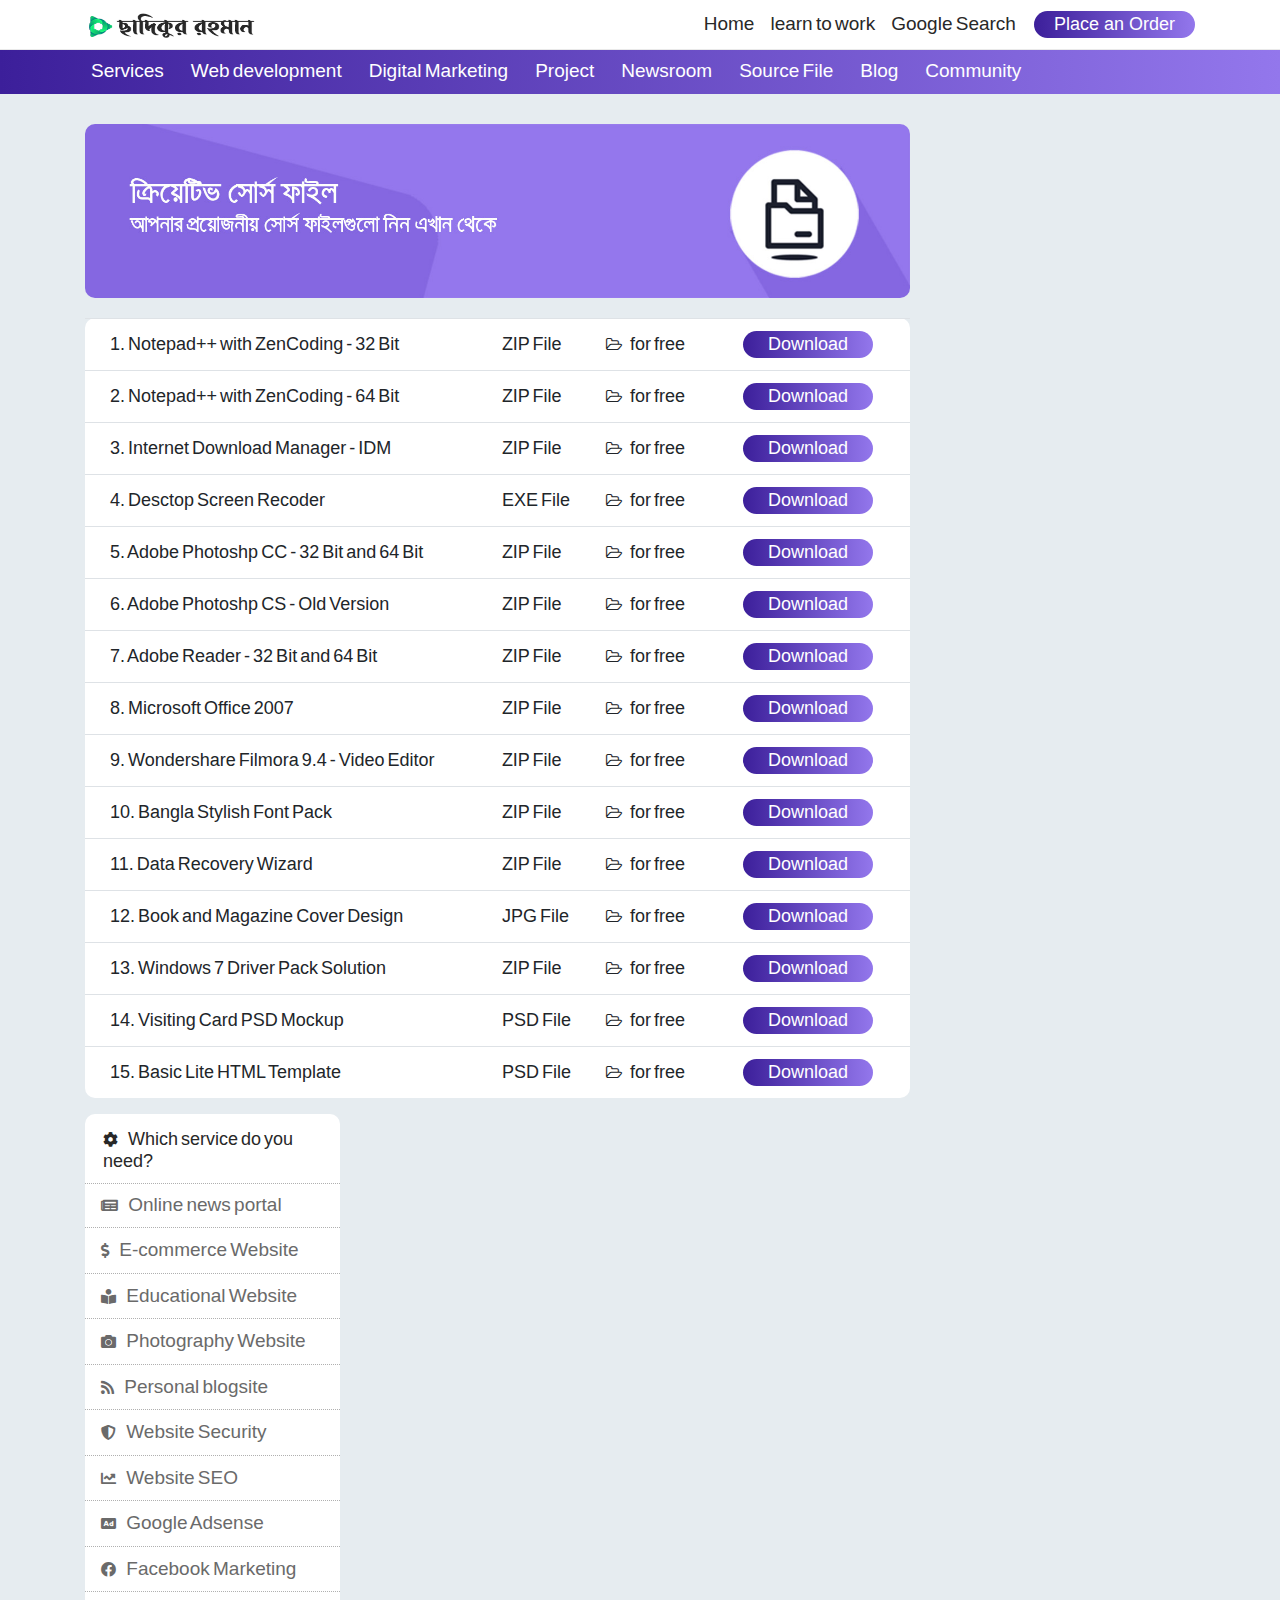
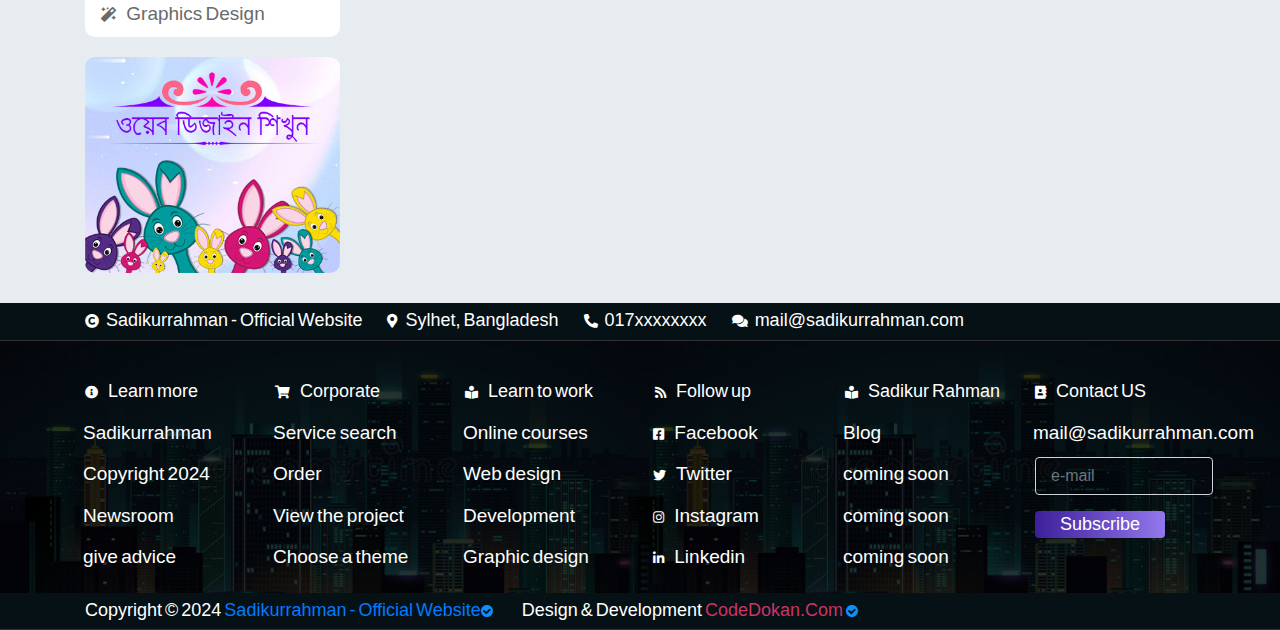
<file: source_file.html>
<!DOCTYPE HTML>
<html lang="en-US">

<head>
  <meta charset="UTF-8">
  <meta name="viewport" content="width=device-width, initial-scale=1, shrink-to-fit=no">
  <title>Download Source File</title>
  <link rel="stylesheet" href="https://stackpath.bootstrapcdn.com/bootstrap/4.4.1/css/bootstrap.min.css"
    integrity="sha384-Vkoo8x4CGsO3+Hhxv8T/Q5PaXtkKtu6ug5TOeNV6gBiFeWPGFN9MuhOf23Q9Ifjh" crossorigin="anonymous">
  <link href="fontawesome/css/all.css" rel="stylesheet">
  <!-- Google Fonts -->
  <link href="https://fonts.googleapis.com/css2?family=Work+Sans:wght@400;500;600;700&display=swap" rel="stylesheet"> 
  <link rel="stylesheet" href="https://cdnjs.cloudflare.com/ajax/libs/font-awesome/4.7.0/css/font-awesome.min.css">
  <link rel="stylesheet" href="css/source-file.css" />
  <link rel="stylesheet" media="screen and (max-width: 1000px)" href="css/responsive.css">
  <link rel="stylesheet" media="screen and (max-width: 1024px)" href="css/responsive.css">
  <!-- Global site tag (gtag.js) - Google Analytics -->
  <script async src="https://www.googletagmanager.com/gtag/js?id=UA-166278310-1"></script>
  <script>
    window.dataLayer = window.dataLayer || [];
    function gtag() { dataLayer.push(arguments); }
    gtag('js', new Date());

    gtag('config', 'UA-166278310-1');
  </script>
</head>

<body>


  <!-- Default JavaScript -->

  <script src="https://code.jquery.com/jquery-3.4.1.slim.min.js"
    integrity="sha384-J6qa4849blE2+poT4WnyKhv5vZF5SrPo0iEjwBvKU7imGFAV0wwj1yYfoRSJoZ+n"
    crossorigin="anonymous"></script>
  <script src="https://cdn.jsdelivr.net/npm/popper.js@1.16.0/dist/umd/popper.min.js"
    integrity="sha384-Q6E9RHvbIyZFJoft+2mJbHaEWldlvI9IOYy5n3zV9zzTtmI3UksdQRVvoxMfooAo"
    crossorigin="anonymous"></script>
  <script src="https://stackpath.bootstrapcdn.com/bootstrap/4.4.1/js/bootstrap.min.js"
    integrity="sha384-wfSDF2E50Y2D1uUdj0O3uMBJnjuUD4Ih7YwaYd1iqfktj0Uod8GCExl3Og8ifwB6"
    crossorigin="anonymous"></script>


  <!-- Default JavaScript -->

  <!-- NAV START -->

  <nav class="navbar navbar-expand-lg navbar-light fixed-top">
    <div class="container">
      <a class="navbar-brand" href="index.html">
        <img src="image/sa web logo.png" width="190" height="28" alt="">
      </a>
      <button class="navbar-toggler" type="button" data-toggle="collapse" data-target="#navbarSupportedContent"
        aria-controls="navbarSupportedContent" aria-expanded="false" aria-label="Toggle navigation">
        <span class="navbar-toggler-icon"></span>
      </button>
      <div class="collapse navbar-collapse" id="navbarSupportedContent">
        <ul class="navbar-nav ml-auto">
          <li class="nav-item">
            <a class="nav-link" href="index.html">Home<span class="sr-only">(current)</span></a>
          </li>
          <li class="nav-item">
            <a class="nav-link" href="https://www.facebook.com/codedokan/" target="_blank">learn to work</a>
          </li>
          <li class="nav-item">
            <a class="nav-link" href="https://www.google.com/search?client=firefox-b-d&q=Sadikur+R.+Mejan"
              target="_blank">Google Search</a>
          </li>
          <li class="nav-item">
            <a class="nav-link" href="service.html">Services</a>
          </li>
          <li class="nav-item">
            <a class="nav-link" href="web_dev.html">Web development</a>
          </li>
          <li class="nav-item">
            <a class="nav-link" href="project.html">Project</a>
          </li>
          <li class="nav-item">
            <a class="nav-link" href="digital_service.html">Digital Marketing</a>
          </li>
          <li class="nav-item">
            <a class="nav-link" href="newsroom.html">Newsroom</a>
          </li>
          <li class="nav-item">
            <a class="nav-link" href="https://www.facebook.com/codedokan/">Community</a>
          </li>
        </ul>
        <div class="top_button">
          <a href="http://codedokan.com/" target="_blank"><button>Place an Order</button></a>
        </div>
      </div>
    </div>
  </nav>

  <!-- NAV OVER -->

  <!-- Second NAV START -->
  <div class="second_nav">
    <div class="container">
      <div class="row">
        <div class="col-lg-12">
          <ul class="nav">
            <li class="nav-item"><a class="nav-link" href="service.html">Services</a></li>
            <li class="nav-item"><a class="nav-link" href="web_dev.html">Web development</a></li>
            <li class="nav-item"> <a class="nav-link" href="digital_service.html">Digital Marketing</a></li>
            <li class="nav-item"><a class="nav-link" href="project.html">Project</a></li>
            <li class="nav-item"> <a class="nav-link" href="newsroom.html">Newsroom</a></li>
            <li class="nav-item"> <a class="nav-link" href="source_file.html">Source File</a></li>
            <li class="nav-item"> <a class="nav-link" href="#" target="_blank">Blog</a<li>
            <li class="nav-item"><a class="nav-link" href="https://www.facebook.com/codedokan"
                target="_blank">Community<a></li>
          </ul>
        </div>
      </div>
    </div>
  </div>

  <!-- Second NAV OVER -->

  <section class="the_content">
    <div class="container">
      <div class="row">
        <div class="source-content col-lg-9">
          <div class="source-banner">
            <img src="image/source-file.png" alt="" />
          </div>
          <div class="table-content">
            <table class="table">
              <tbody>
                <tr>
                  <td style="padding-left: 25px;">1. Notepad++ with ZenCoding - 32 Bit</td>
                  <td>ZIP File</td>
                  <td><i class="fa fa-folder-open-o"></i> for free</td>
                  <td><a href="https://tinyurl.com/y9ezwwov" target="_blank">Download</a></td>
                </tr>
                <tr>
                  <td style="padding-left: 25px;">2. Notepad++ with ZenCoding - 64 Bit</td>
                  <td>ZIP File</td>
                  <td><i class="fa fa-folder-open-o"></i> for free</td>
                  <td><a href="https://tinyurl.com/ycz9w3z4" target="_blank">Download</a></td>
                </tr>
                <tr>
                  <td style="padding-left: 25px;">3. Internet Download Manager - IDM</td>
                  <td>ZIP File</td>
                  <td><i class="fa fa-folder-open-o"></i> for free</td>
                  <td><a href="https://drive.google.com/open?id=18wmvFPsvtttqnsHqjncmdY6LGtDeWa72"
                      target="_blank">Download</a></td>
                </tr>
                <tr>
                  <td style="padding-left: 25px;">4. Desctop Screen Recoder</td>
                  <td>EXE File</td>
                  <td><i class="fa fa-folder-open-o"></i> for free</td>
                  <td><a href="https://tinyurl.com/yavlhwuj" target="_blank">Download</a></td>
                </tr>
                <tr>
                  <td style="padding-left: 25px;">5. Adobe Photoshp CC - 32 Bit and 64 Bit</td>
                  <td>ZIP File</td>
                  <td><i class="fa fa-folder-open-o"></i> for free</td>
                  <td><a href="https://tinyurl.com/y9a8qplt" target="_blank">Download</a></td>
                </tr>
                <tr>
                  <td style="padding-left: 25px;">6. Adobe Photoshp CS - Old Version</td>
                  <td>ZIP File</td>
                  <td><i class="fa fa-folder-open-o"></i> for free</td>
                  <td><a href="https://drive.google.com/open?id=1uzix5FIoBjO1a598jDyfgvC0gZRalAF-"
                      target="_blank">Download</a></td>
                </tr>
                <tr>
                  <td style="padding-left: 25px;">7. Adobe Reader - 32 Bit and 64 Bit</td>
                  <td>ZIP File</td>
                  <td><i class="fa fa-folder-open-o"></i> for free</td>
                  <td><a href="https://tinyurl.com/yd5xxhm7" target="_blank">Download</a></td>
                </tr>
                <tr>
                  <td style="padding-left: 25px;">8. Microsoft Office 2007</td>
                  <td>ZIP File</td>
                  <td><i class="fa fa-folder-open-o"></i> for free</td>
                  <td><a href="https://tinyurl.com/y7qpnmru" target="_blank">Download</a></td>
                </tr>
                <tr>
                  <td style="padding-left: 25px;">9. Wondershare Filmora 9.4 - Video Editor</td>
                  <td>ZIP File</td>
                  <td><i class="fa fa-folder-open-o"></i> for free</td>
                  <td><a href="https://drive.google.com/open?id=1_murYjSixxKpFmiN38WMFKpJ8_L--Lye"
                      target="_blank">Download</a></td>
                </tr>
                <tr>
                  <td style="padding-left: 25px;">10. Bangla Stylish Font Pack</td>
                  <td>ZIP File</td>
                  <td><i class="fa fa-folder-open-o"></i> for free</td>
                  <td><a href="https://tinyurl.com/yd4g74vl" target="_blank">Download</a></td>
                </tr>
                <tr>
                  <td style="padding-left: 25px;">11. Data Recovery Wizard</td>
                  <td>ZIP File</td>
                  <td><i class="fa fa-folder-open-o"></i> for free</td>
                  <td><a href="https://tinyurl.com/yc5n4866" target="_blank">Download</a></td>
                </tr>
                <tr>
                  <td style="padding-left: 25px;">12. Book and Magazine Cover Design</td>
                  <td>JPG File</td>
                  <td><i class="fa fa-folder-open-o"></i> for free</td>
                  <td><a href="https://tinyurl.com/y8vh34u3" target="_blank">Download</a></td>
                </tr>
                <tr>
                  <td style="padding-left: 25px;">13. Windows 7 Driver Pack Solution</td>
                  <td>ZIP File</td>
                  <td><i class="fa fa-folder-open-o"></i> for free</td>
                  <td><a href="https://tinyurl.com/ybdwtw38" target="_blank">Download</a></td>
                </tr>
                <tr>
                  <td style="padding-left: 25px;">14. Visiting Card PSD Mockup</td>
                  <td>PSD File</td>
                  <td><i class="fa fa-folder-open-o"></i> for free</td>
                  <td><a href="https://tinyurl.com/ybpajd4e" target="_blank">Download</a></td>
                </tr>
                <tr>
                  <td style="padding-left: 25px;">15. Basic Lite HTML Template</td>
                  <td>PSD File</td>
                  <td><i class="fa fa-folder-open-o"></i> for free</td>
                  <td><a href="https://drive.google.com/open?id=1V0wqo-S72brMnpTNjzwX1fXOO1aw3tkL"
                      target="_blank">Download</a></td>
                </tr>
              </tbody>
            </table>
          </div>
        </div>

        <div class="sorce-sidebar col-lg-3">
          <ul class="nav">
            <h1><i class="fas fa-cog"></i> Which service do you need?</h1>
            <li class="nav-item">
              <a class="nav-link" href="pricing.html"><i class="fas fa-newspaper"></i> Online news portal</a>
            </li>
            <li class="nav-item">
              <a class="nav-link" href="pricing.html"><i class="fas fa-dollar-sign"></i> E-commerce Website</a>
            </li>
            <li class="nav-item">
              <a class="nav-link" href="pricing.html"><i class="fas fa-book-reader"></i> Educational Website</a>
            </li>
            <li class="nav-item">
              <a class="nav-link" href="pricing.html"><i class="fas fa-camera"></i> Photography Website</a>
            </li>
            <li class="nav-item">
              <a class="nav-link" href="pricing.html"><i class="fas fa-rss"></i> Personal blogsite</a>
            </li>
            <li class="nav-item">
              <a class="nav-link" href="pricing.html"><i class="fas fa-shield-alt"></i> Website Security</a>
            </li>
            <li class="nav-item">
              <a class="nav-link" href="pricing.html"><i class="fas fa-chart-line"></i> Website SEO</a>
            </li>
            <li class="nav-item">
              <a class="nav-link" href="pricing.html"><i class="fas fa-ad"></i> Google Adsense</a>
            </li>
            <li class="nav-item">
              <a class="nav-link" href="pricing.html"><i class="fab fa-facebook"></i> Facebook Marketing</a>
            </li>
            <li class="nav-item">
              <a class="nav-link" href="pricing.html"><i class="fas fa-magic"></i> Graphics Design</a>
            </li>
          </ul>
          <div class="sidebar-ad">
            <a href="https://www.facebook.com/codedokan"><img src="image/advertisement.jpg" /></a>
          </div>
        </div>
      </div>
    </div>
  </section>

  <section class="mob-version">
    <div class="container">
      <p>This page is not compatible with mobile browsers.Please visit from desktop to download source files.</p>
      <hr />
      <p style="margin-top: -5px;">-Admin</p>
    </div>
  </section>

  <!--Footer Section Start-->
  <div class="footer_bottom">
    <div class="container">
      <div class="row">
        <div class="col-lg-12">
          <h1><i class="fas fa-copyright"></i> Sadikurrahman - Official Website</h1>
          <h1><i class="fas fa-map-marker-alt"></i> Sylhet, Bangladesh</h1>
          <h1><i class="fas fa-phone-alt"></i> 017xxxxxxxx</h1>
          <h1><i class="fas fa-comments"></i> mail@sadikurrahman.com</h1>
        </div>
      </div>
    </div>
  </div>

  <div class="footer_bottom_2">
    <div class="container">
      <div class="row">
        <div class="col-lg-12">
          <h1><i class="fas fa-phone-alt"></i> 017xxxxxxxx</h1>
          <a href="https://www.facebook.com/Sadik14367">
            <h1><i class="fab fa-facebook"></i> Facebook</h1>
          </a>
          <a href="https://twitter.com/Sadik14367">
            <h1><i class="fa fa-twitter"></i> Twitter</h1>
          </a>
          <a href="https://www.instagram.com/Sadik14367/">
            <h1><i class="fa fa-instagram"></i> Instagram</h1>
          </a>
          <h1><i class="fas fa-comments"></i> mail@sadikurrahman.com</h1>
          <h1><i class="fas fa-map-marker-alt"></i> Sylhet, Bangladesh</h1>
          <h1><i class="fas fa-copyright"></i> Sadikurrahman - Official Website</h1>
        </div>
      </div>
    </div>
  </div>

  <div class="footer">
    <div class="container">
      <div class="row">
        <div class="col-lg-2">
          <ul>
            <h1><i class="fas fa-info-circle"></i> Learn more</h1>
            <li class="nav-item">
              <a class="nav-link" href="#" data-toggle="modal" data-target="#exampleModalScrollable">Sadikurrahman</a>
            </li>
            <li class="nav-item">
              <a class="nav-link" href="#" data-toggle="modal" data-target="#copyright">Copyright 2024</a>
            </li>
            <li class="nav-item">
              <a class="nav-link" href="newsroom.html">Newsroom</a>
            </li>
            <li class="nav-item">
              <a class="nav-link" href="http://facebook.com/Sadik14367" target="_blank">give advice</a>
            </li>
          </ul>
        </div>

        <div class="col-lg-2">
          <ul>
            <h1><i class="fas fa-shopping-cart"></i> Corporate</h1>
            <li class="nav-item">
              <a class="nav-link" href="service.html">Service search</a>
            </li>
            <li class="nav-item">
              <a class="nav-link" href="#">Order</a>
            </li>
            <li class="nav-item">
              <a class="nav-link" href="project.html">View the project</a>
            </li>
            <li class="nav-item">
              <a class="nav-link" href="#" data-container="body" data-toggle="popover" data-placement="top"
                data-content="">Choose a theme</a>
            </li>
          </ul>
        </div>

        <div class="col-lg-2">
          <ul>
            <h1><i class="fas fa-book-reader"></i> Learn to work</h1>
            <li class="nav-item">
              <a class="nav-link" href="#" target="_blank">Online courses</a>
            </li>
            <li class="nav-item">
              <a class="nav-link" href="#" target="_blank">Web design</a>
            </li>
            <li class="nav-item">
              <a class="nav-link" href="#" target="_blank">Development</a>
            </li>
            <li class="nav-item">
              <a class="nav-link" href="#" target="_blank">Graphic design</a>
            </li>
          </ul>
        </div>

        <div class="col-lg-2">
          <ul>
            <h1><i class="fas fa-rss"></i> Follow up</h1>
            <li class="nav-item">
              <a class="nav-link" href="https://www.facebook.com/Sadik14367" target="_blank"><i
                  class="fab fa-facebook-square"></i> Facebook</a>
            </li>
            <li class="nav-item">
              <a class="nav-link" href="https://www.twitter.com/Sadik14367" target="_blank"><i
                  class="fab fa-twitter"></i> Twitter</a>
            </li>
            <li class="nav-item">
              <a class="nav-link" href="https://www.instagram.com/Sadik14367" target="_blank"><i
                  class="fab fa-instagram"></i> Instagram</a>
            </li>
            <li class="nav-item">
              <a class="nav-link" href="https://linkedin.com/in/sadikur-r-mejan/" target="_blank"><i
                  class="fab fa-linkedin"></i> Linkedin</a>
            </li>
          </ul>
        </div>

        <div class="col-lg-2">
          <ul>
            <h1><i class="fas fa-book-reader"></i> Sadikur Rahman</h1>
            <li class="nav-item"><a class="nav-link" href="#" target="_blank">Blog</a></li>
            <li class="nav-item"><a class="nav-link" href="#">coming soon</a></li>
            <li class="nav-item"><a class="nav-link" href="#">coming soon</a></li>
            <li class="nav-item"><a class="nav-link" href="#">coming soon</a></li>
          </ul>
        </div>

        <div class="col-lg-2">
          <ul>
            <h1><i class="fas fa-address-book"></i> Contact US</h1>
            <li class="nav-item"><a class="nav-link" href="#">mail@sadikurrahman.com</a>
            </li>
            <form>
              <div class="form-group">
                <input type="email" placeholder="e-mail" class="form-control" id="exampleInputEmail1"
                  aria-describedby="emailHelp">
              </div>
              <button type="submit">Subscribe</button>
            </form>
          </ul>
        </div>
      </div>
    </div>
  </div>

  <div class="footer_bottom">
    <div class="container">
      <div class="row">
        <div class="col-lg-12">
          <h1>Copyright © 2024 <a href="https://sadikurrahman.com">Sadikurrahman - Official Website<i class="fa fa-check-circle" style="color:rgb(17, 143, 249)" title="Verified Author"></i></a></h1>
          <h1>Design & Development <a href="https://codedokan.com/" style="color: #c36;">CodeDokan.Com <i class="fa fa-check-circle" style="color:rgb(17, 143, 249)" title="Verified Author"></i></a></h1>
        </div>
      </div>
    </div>
  </div>
  <!--Footer Section End-->

  <!-- Optional JavaScript -->
  <!--Here Paste Your JS Code-->
</body>

</html>
</file>
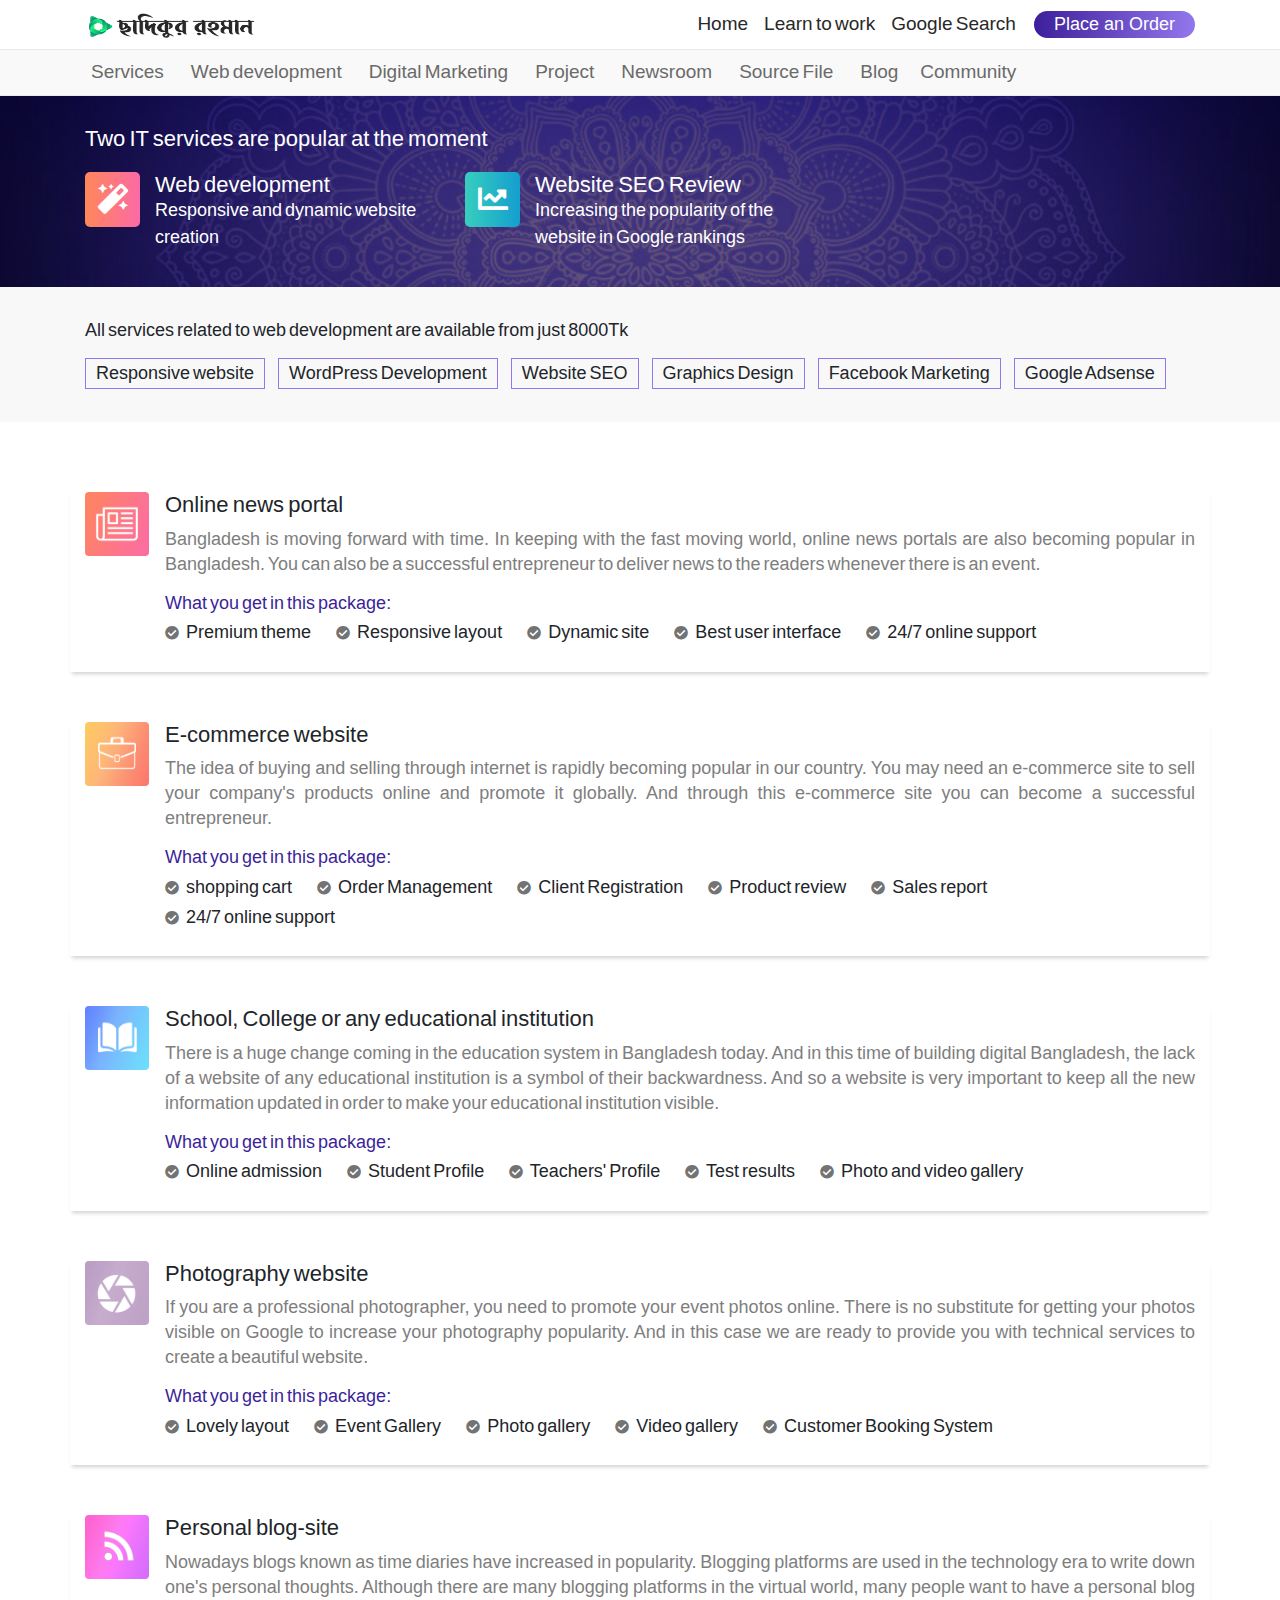
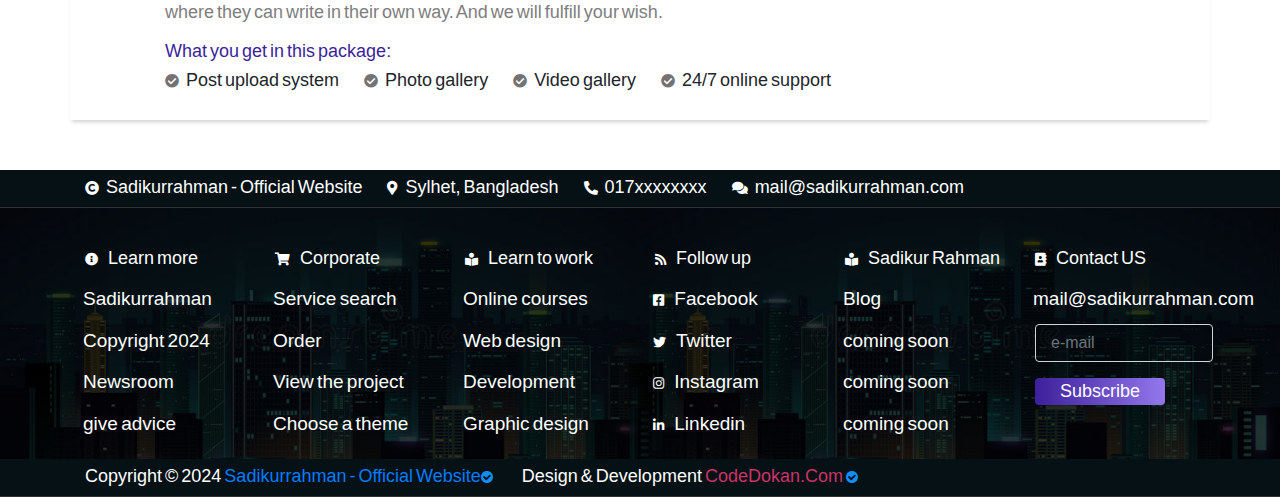
<file: web_dev.html>
<!DOCTYPE HTML>
<html lang="en-US">

<head>
  <meta charset="UTF-8">
  <meta name="viewport" content="width=device-width, initial-scale=1, shrink-to-fit=no">
  <title>Web Development</title>
  <link rel="stylesheet" href="https://stackpath.bootstrapcdn.com/bootstrap/4.4.1/css/bootstrap.min.css"
    integrity="sha384-Vkoo8x4CGsO3+Hhxv8T/Q5PaXtkKtu6ug5TOeNV6gBiFeWPGFN9MuhOf23Q9Ifjh" crossorigin="anonymous">
  <link href="fontawesome/css/all.css" rel="stylesheet">
  <!-- Google Fonts -->
  <link href="https://fonts.googleapis.com/css2?family=Work+Sans:wght@400;500;600;700&display=swap" rel="stylesheet"> 
  <link rel="stylesheet" href="https://cdnjs.cloudflare.com/ajax/libs/font-awesome/4.7.0/css/font-awesome.min.css">
  <link rel="stylesheet" href="css/style.css" />
  <link rel="stylesheet" media="screen and (max-width: 1000px)" href="css/responsive.css">
  <link rel="stylesheet" media="screen and (max-width: 1024px)" href="css/responsive.css">
  <link rel="icon" href="image/feb.png" type="image/gif" sizes="16x16">
  <!-- Global site tag (gtag.js) - Google Analytics -->
  <script async src="https://www.googletagmanager.com/gtag/js?id=UA-166278310-1"></script>
  <script>
    window.dataLayer = window.dataLayer || [];
    function gtag() { dataLayer.push(arguments); }
    gtag('js', new Date());

    gtag('config', 'UA-166278310-1');
  </script>
</head>

<body>

  <!-- Default JavaScript -->

  <script src="https://code.jquery.com/jquery-3.4.1.slim.min.js"
    integrity="sha384-J6qa4849blE2+poT4WnyKhv5vZF5SrPo0iEjwBvKU7imGFAV0wwj1yYfoRSJoZ+n"
    crossorigin="anonymous"></script>
  <script src="https://cdn.jsdelivr.net/npm/popper.js@1.16.0/dist/umd/popper.min.js"
    integrity="sha384-Q6E9RHvbIyZFJoft+2mJbHaEWldlvI9IOYy5n3zV9zzTtmI3UksdQRVvoxMfooAo"
    crossorigin="anonymous"></script>
  <script src="https://stackpath.bootstrapcdn.com/bootstrap/4.4.1/js/bootstrap.min.js"
    integrity="sha384-wfSDF2E50Y2D1uUdj0O3uMBJnjuUD4Ih7YwaYd1iqfktj0Uod8GCExl3Og8ifwB6"
    crossorigin="anonymous"></script>

  <!-- Default JavaScript -->

    <!-- NAV START -->

    <nav class="navbar navbar-expand-lg navbar-light fixed-top">
      <div class="container">
  
        <a class="navbar-brand" href="index.html">
          <img src="image/sa web logo.png" width="190" height="28" alt="">
        </a>
  
        <button class="navbar-toggler" type="button" data-toggle="collapse" data-target="#navbarSupportedContent"
          aria-controls="navbarSupportedContent" aria-expanded="false" aria-label="Toggle navigation">
          <span class="navbar-toggler-icon"></span>
        </button>
  
        <div class="collapse navbar-collapse" id="navbarSupportedContent">
          <ul class="navbar-nav ml-auto">
            <li class="nav-item">
              <a class="nav-link" href="index.html">Home<span class="sr-only">(current)</span></a>
            </li>
            <li class="nav-item">
              <a class="nav-link" href="https://www.facebook.com/codedokan/" target="_blank">Learn to work</a>
            </li>
            <li class="nav-item">
              <a class="nav-link" href="https://www.google.com/search?client=firefox-b-d&q=Sadikur+R.+Mejan"
                target="_blank">Google Search</a>
            </li>
            <li class="nav-item">
              <a class="nav-link" href="service.html">Services</a>
            </li>
            <li class="nav-item">
              <a class="nav-link" href="web_dev.html">Web development</a>
            </li>
            <li class="nav-item">
              <a class="nav-link" href="project.html">Project</a>
            </li>
            <li class="nav-item">
              <a class="nav-link" href="digital_service.html">Digital Marketing</a>
            </li>
            <li class="nav-item">
              <a class="nav-link" href="newsroom.html">Newsroom</a>
            </li>
            <li class="nav-item">
              <a class="nav-link" href="https://www.facebook.com/codedokan/">Community</a>
            </li>
          </ul>
          <div class="top_button">
            <a href="http://codedokan.com/" target="_blank"><button>Place an Order</button></a>
          </div>
        </div>
  
      </div>
    </nav>
  
    <!-- NAV OVER -->

  <!-- Second NAV START -->
  <div class="second_nav">
    <div class="container">
      <div class="row">
        <div class="col-lg-12">
          <ul class="nav">
            <li class="nav-item"><a class="nav-link" href="service.html">Services</a></li>
            <li class="nav-item"><a class="nav-link" href="web_dev.html">Web development</a></li>
            <li class="nav-item"> <a class="nav-link" href="digital_service.html">Digital Marketing</a></li>
            <li class="nav-item"><a class="nav-link" href="project.html">Project</a></li>
            <li class="nav-item"> <a class="nav-link" href="newsroom.html">Newsroom</a></li>
            <li class="nav-item"> <a class="nav-link" href="source_file.html">Source File</a></li>
            <li class="nav-item"> <a class="nav-link" href="http://blog.sadikurrahman.com/" target="_blank">Blog</a><li>
            <li class="nav-item"><a class="nav-link" href="https://www.facebook.com/codedokan"
                target="_blank">Community<a></li>
          </ul>
        </div>
      </div>
    </div>
  </div>

  <!-- Second NAV OVER -->

  <div class="top_section">
    <div class="container">
      <div class="row">
        <div class="col-lg-12">
          <h1>Two IT services are popular at the moment</h1>
          <div class="row">
            <div class="col-lg-4">
              <div class="service_icon">
                <i class="fas fa-magic"></i>
              </div>
              <h2>Web development</h2>
              <p>Responsive and dynamic website creation</p>
            </div>
            <div class="col-lg-4">
              <div class="service_icon" style="background: linear-gradient(to right, #37CEBF, #149ECF);">
                <i class="fas fa-chart-line"></i>
              </div>
              <h2>Website SEO Review</h2>
              <p>Increasing the popularity of the website in Google rankings</p>
            </div>
          </div>
        </div>
      </div>
    </div>
  </div>

  <section class="bottom_line">
    <div class="container">
      <div class="row">
        <div class="col-lg-12">
          <h1>All services related to web development are available from just 8000Tk</h1>
          <h2>Responsive website</h2>
          <h2>WordPress Development</h2>
          <h2>Website SEO</h2>
          <h2>Graphics Design</h2>
          <h2>Facebook Marketing</h2>
          <h2>Google Adsense</h2>
        </div>
      </div>
    </div>
  </section>

  <section class="service_section">
    <div class="container">
      <div class="row">
        <div class="col-lg-12">
          <div class="row" style="margin-top: 20px;">
            <div class="media">
              <img src="image/news.png" class="mr-3" alt="..." width="64">
              <div class="media-body">
                <h1 class="mt-0">Online news portal</h1>
                <p>Bangladesh is moving forward with time. In keeping with the fast moving world, online news portals are also becoming popular in Bangladesh. You can also be a successful entrepreneur to deliver news to the readers whenever there is an event.</p>
                <h2>What you get in this package:</h2>
                <h3><i class="fas fa-check-circle"></i> Premium theme</h3>
                <h3><i class="fas fa-check-circle"></i> Responsive layout</h3>
                <h3><i class="fas fa-check-circle"></i> Dynamic site</h3>
                <h3><i class="fas fa-check-circle"></i> Best user interface</h3>
                <h3><i class="fas fa-check-circle"></i> 24/7 online support</h3>
              </div>
            </div>

            <div class="media">
              <img src="image/e-commerce.png" class="mr-3" alt="..." width="64">
              <div class="media-body">
                <h1 class="mt-0">E-commerce website</h1>
                <p>The idea of ​​buying and selling through internet is rapidly becoming popular in our country. You may need an e-commerce site to sell your company's products online and promote it globally. And through this e-commerce site you can become a successful entrepreneur.</p>
                <h2>What you get in this package:</h2>
                <h3><i class="fas fa-check-circle"></i> shopping cart</h3>
                <h3><i class="fas fa-check-circle"></i> Order Management</h3>
                <h3><i class="fas fa-check-circle"></i> Client Registration</h3>
                <h3><i class="fas fa-check-circle"></i> Product review</h3>
                <h3><i class="fas fa-check-circle"></i> Sales report</h3>
                <h3><i class="fas fa-check-circle"></i> 24/7 online support</h3>
              </div>
              <hr>
            </div>

            <div class="media">
              <img src="image/edu.png" class="mr-3" alt="..." width="64">
              <div class="media-body">
                <h1 class="mt-0">School, College or any educational institution</h1>
                <p>There is a huge change coming in the education system in Bangladesh today. And in this time of building digital Bangladesh, the lack of a website of any educational institution is a symbol of their backwardness. And so a website is very important to keep all the new information updated in order to make your educational institution visible. </p>
                <h2>What you get in this package:</h2>
                <h3><i class="fas fa-check-circle"></i> Online admission</h3>
                <h3><i class="fas fa-check-circle"></i> Student Profile</h3>
                <h3><i class="fas fa-check-circle"></i> Teachers' Profile</h3>
                <h3><i class="fas fa-check-circle"></i> Test results</h3>
                <h3><i class="fas fa-check-circle"></i> Photo and video gallery</h3>
              </div>
              <hr>
            </div>

            <div class="media">
              <img src="image/photo.png" class="mr-3" alt="..." width="64">
              <div class="media-body">
                <h1 class="mt-0">Photography website</h1>
                <p>If you are a professional photographer, you need to promote your event photos online. There is no substitute for getting your photos visible on Google to increase your photography popularity. And in this case we are ready to provide you with technical services to create a beautiful website.</p>
                <h2>What you get in this package:</h2>
                <h3><i class="fas fa-check-circle"></i> Lovely layout</h3>
                <h3><i class="fas fa-check-circle"></i> Event Gallery</h3>
                <h3><i class="fas fa-check-circle"></i> Photo gallery</h3>
                <h3><i class="fas fa-check-circle"></i> Video gallery</h3>
                <h3><i class="fas fa-check-circle"></i> Customer Booking System</h3>
              </div>
              <hr>
            </div>

            <div class="media">
              <img src="image/rss.png" class="mr-3" alt="..." width="64">
              <div class="media-body">
                <h1 class="mt-0">Personal blog-site</h1>
                <p>Nowadays blogs known as time diaries have increased in popularity. Blogging platforms are used in the technology era to write down one's personal thoughts. Although there are many blogging platforms in the virtual world, many people want to have a personal blog where they can write in their own way. And we will fulfill your wish.</p>
                <h2>What you get in this package:</h2>
                <h3><i class="fas fa-check-circle"></i> Post upload system</h3>
                <h3><i class="fas fa-check-circle"></i> Photo gallery</h3>
                <h3><i class="fas fa-check-circle"></i> Video gallery</h3>
                <h3><i class="fas fa-check-circle"></i> 24/7 online support</h3>
              </div>
              <hr>
            </div>
          </div>
        </div>
      </div>
    </div>
  </section>

  <!--Footer Section Start-->
  <div class="footer_bottom">
    <div class="container">
      <div class="row">
        <div class="col-lg-12">
          <h1><i class="fas fa-copyright"></i> Sadikurrahman - Official Website</h1>
          <h1><i class="fas fa-map-marker-alt"></i> Sylhet, Bangladesh</h1>
          <h1><i class="fas fa-phone-alt"></i> 017xxxxxxxx</h1>
          <h1><i class="fas fa-comments"></i> mail@sadikurrahman.com</h1>
        </div>
      </div>
    </div>
  </div>

  <div class="footer_bottom_2">
    <div class="container">
      <div class="row">
        <div class="col-lg-12">
          <h1><i class="fas fa-phone-alt"></i> 017xxxxxxxx</h1>
          <a href="https://www.facebook.com/Sadik14367">
            <h1><i class="fab fa-facebook"></i> Facebook</h1>
          </a>
          <a href="https://twitter.com/Sadik14367">
            <h1><i class="fa fa-twitter"></i> Twitter</h1>
          </a>
          <a href="https://www.instagram.com/Sadik14367/">
            <h1><i class="fa fa-instagram"></i> Instagram</h1>
          </a>
          <h1><i class="fas fa-comments"></i> mail@sadikurrahman.com</h1>
          <h1><i class="fas fa-map-marker-alt"></i> Sylhet, Bangladesh</h1>
          <h1><i class="fas fa-copyright"></i> Sadikurrahman - Official Website</h1>
        </div>
      </div>
    </div>
  </div>

  <div class="footer">
    <div class="container">
      <div class="row">
        <div class="col-lg-2">
          <ul>
            <h1><i class="fas fa-info-circle"></i> Learn more</h1>
            <li class="nav-item">
              <a class="nav-link" href="#" data-toggle="modal" data-target="#exampleModalScrollable">Sadikurrahman</a>
            </li>
            <li class="nav-item">
              <a class="nav-link" href="#" data-toggle="modal" data-target="#copyright">Copyright 2024</a>
            </li>
            <li class="nav-item">
              <a class="nav-link" href="newsroom.html">Newsroom</a>
            </li>
            <li class="nav-item">
              <a class="nav-link" href="http://facebook.com/Sadik14367" target="_blank">give advice</a>
            </li>
          </ul>
        </div>

        <div class="col-lg-2">
          <ul>
            <h1><i class="fas fa-shopping-cart"></i> Corporate</h1>
            <li class="nav-item">
              <a class="nav-link" href="service.html">Service search</a>
            </li>
            <li class="nav-item">
              <a class="nav-link" href="#">Order</a>
            </li>
            <li class="nav-item">
              <a class="nav-link" href="project.html">View the project</a>
            </li>
            <li class="nav-item">
              <a class="nav-link" href="#" data-container="body" data-toggle="popover" data-placement="top"
                data-content="">Choose a theme</a>
            </li>
          </ul>
        </div>

        <div class="col-lg-2">
          <ul>
            <h1><i class="fas fa-book-reader"></i> Learn to work</h1>
            <li class="nav-item">
              <a class="nav-link" href="#" target="_blank">Online courses</a>
            </li>
            <li class="nav-item">
              <a class="nav-link" href="#" target="_blank">Web design</a>
            </li>
            <li class="nav-item">
              <a class="nav-link" href="#" target="_blank">Development</a>
            </li>
            <li class="nav-item">
              <a class="nav-link" href="#" target="_blank">Graphic design</a>
            </li>
          </ul>
        </div>

        <div class="col-lg-2">
          <ul>
            <h1><i class="fas fa-rss"></i> Follow up</h1>
            <li class="nav-item">
              <a class="nav-link" href="https://www.facebook.com/Sadik14367" target="_blank"><i
                  class="fab fa-facebook-square"></i> Facebook</a>
            </li>
            <li class="nav-item">
              <a class="nav-link" href="https://www.twitter.com/Sadik14367" target="_blank"><i
                  class="fab fa-twitter"></i> Twitter</a>
            </li>
            <li class="nav-item">
              <a class="nav-link" href="https://www.instagram.com/Sadik14367" target="_blank"><i
                  class="fab fa-instagram"></i> Instagram</a>
            </li>
            <li class="nav-item">
              <a class="nav-link" href="https://linkedin.com/in/sadikur-r-mejan/" target="_blank"><i
                  class="fab fa-linkedin"></i> Linkedin</a>
            </li>
          </ul>
        </div>

        <div class="col-lg-2">
          <ul>
            <h1><i class="fas fa-book-reader"></i> Sadikur Rahman</h1>
            <li class="nav-item"> <a class="nav-link" href="#" target="_blank">Blog</a>
            </li>
            <li class="nav-item">
              <a class="nav-link" href="#">coming soon</a>
            </li>
            <li class="nav-item">
              <a class="nav-link" href="#">coming soon</a>
            </li>
            <li class="nav-item">
              <a class="nav-link" href="#">coming soon</a>
            </li>
          </ul>
        </div>

        <div class="col-lg-2">
          <ul>
            <h1><i class="fas fa-address-book"></i> Contact US</h1>
            <li class="nav-item">
              <a class="nav-link" href="#">mail@sadikurrahman.com</a>
            </li>
            <form>
              <div class="form-group">
                <input type="email" placeholder="e-mail" class="form-control" id="exampleInputEmail1"
                  aria-describedby="emailHelp">
              </div>
              <button type="submit">Subscribe</button>
            </form>
          </ul>
        </div>
      </div>
    </div>
  </div>

  <div class="footer_bottom">
    <div class="container">
      <div class="row">
        <div class="col-lg-12">
          <h1>Copyright © 2024 <a href="https://sadikurrahman.com">Sadikurrahman - Official Website<i class="fa fa-check-circle" style="color:rgb(17, 143, 249)" title="Verified Author"></i></a></h1>
          <h1>Design & Development <a href="https://codedokan.com/" style="color: #c36;">CodeDokan.Com <i class="fa fa-check-circle" style="color:rgb(17, 143, 249)" title="Verified Author"></i></a></h1>
        </div>
      </div>
    </div>
  </div>
  <!--Footer Section End-->

  <!-- Optional JavaScript -->
  <!--Here Paste Your JS Code-->
</body>

</html>
</file>
<file: css/style.css>
/*
* @Theme Name: Personal Portfolio
* @Theme URI: http://Sadikurrahman.Com
* @Author: Sadikurrahman.Com
* @Author URI: https://www.facebook.com/Sadik14367
* @Date: Dec 16 , 2022
* @Description: Responsive mobile based pc version html theme.
* @Tags: Personal Portfolio, Personal CV, Vcard web&mobile responsive html theme.
* @License: GPL2 Public Lisense.
* @Domain: Sadikurrahman.Com
* @Version: V1.0
*/


body {
padding: 0; 
margin: 0; 
font-family: Roboto, "Helvetica Neue", sans-serif;
font-size: 18px;
word-spacing: -2px;
background: white;

}

/*/*@import url('https://fonts.maateen.me/bangla/font.css');*/*/

.navbar-toggler {
	border: none;
}

input[type=text], select, textarea {
  width: 100%;
  padding: 12px;
  border: 1px solid #ccc;
  margin-top: 6px;
  margin-bottom: 16px;
  resize: vertical;
}

input[type=submit] {
background-image: linear-gradient(to right, #3c1f9a, #9377ec);
  color: white;
  padding: 0px 20px;
  border-radius: 30px;
  cursor: pointer;
  border: none;
}
input[type=email] {
	 width: 100%;
}


input[type=submit]:hover {
  background: #3c1f9a;
}

label {
	margin-bottom: -5px;
	margin-top: 15px;
}



.navbar {
	padding: 2px 20px;
	background: #fff;
	border-bottom: 1px solid #e9e9e9;

}
.navbar img {
	margin-top: px;
}
.navbar ul {
	margin-right: 10px;
}


.nav-item a {
	font-size: 19px;
	color: white;
}

#navbarSupportedContent a {
		color:  #282828;
}

#navbarSupportedContent a:hover {
		color: #9377ec;
}
.navbar-toggler:hover {
	background: none;
}

.top_button button {
	background-image: linear-gradient(to right, #3c1f9a, #9377ec);
	color: white;
	border-radius: 30px;
	border: none;
	padding: 0px 20px;
}
.top_button button:hover, .choose_card_right button:hover, .price_list button:hover,     .project_list button:hover  {
	background: #3c1f9a;
	color: #fff;
}
.second_nav {
	border-top: 1px solid #e9e9e9;
	border-bottom: 1px solid #e9e9e9;
	background: #f9f9f9;
	margin-top: 49px;
}

.second_nav ul {
font-size: 19px;

}

.second_nav li {
margin-left: -10px;
padding-right: 5px;

}


.second_nav ul li a {
	color: #6A6A6A;
}
.second_nav a:hover {
 color: #9377ec
}




.second_nav i {
	font-size: 15px;
	padding-right: 4px;
}

.nav {
	float: left;
}

.dropdown-menu {
	border: none;
}
.dropdown-menu a:hover {
	background: #F6F5F5;
	color: #9377ec;
}




.banner {
	padding-top: 35px;
	background-image: url("../image/WebBan.png");
	background-repeat: no-repeat;
	background-size: cover;
	
}

.banner img {
width: 350px;
position: absolute;
right: 0px;
bottom: 0px;
pointer-events: none;
}

.banner h5 {
	font-size: 45px;
	line-height: 48px;
	color: white;
}

.banner p {
	font-size: 18px;
	color: #fff;
	line-height: 27px;
	margin-bottom: 30px;

}



.banner h2 {
	font-size: 18px;
	float: left;
	padding-right:15px;
	color: #fff;
	margin-bottom: 19px;
	margin-top: -10px;
}

.banner i {
	font-size: 14px;
	color: #fff;
	padding-right: 3px;
	
}

.banner button {
	font-size: 18px;
	color: #282828;
	border: none;
	padding: 0px 25px;
	border-radius: 30px;
	background: #fff;
	margin-right: 10px;
	margin-bottom: 40px;

}
.banner button:hover {
	background: white;
}

.banner_bottom_line {
	box-shadow: 0 4px 4px -2px #d1d1d1;
	margin-bottom: 30px;
	background: #fff;
	padding-top: 20px;
}
.banner_bottom_line i {
	font-size: 30px;
	float: left;
	padding-right: 15px;
	padding-top: 10px;
	background: -webkit-linear-gradient(#3c1f9a, #9377ec);
  -webkit-background-clip: text;
  -webkit-text-fill-color: transparent;
}

.banner_bottom_line p {
	font-size: 22px;
	line-height: 28px;
}



.about_me  {
margin-top: 50px;
}

.about_me h1 {
	font-size: 25px;
	font-weight: bold;
}
.about_me p {
	color: #646464;
	text-align: justify;
	font-size: 18px;
	line-height: 25px;
}

.progress {
	margin-bottom: 10px;
}
.progress_bar p {
	color: #282828;
	margin-bottom: 5px;
}


.progress-bar {
background-image: linear-gradient(to right, #3c1f9a, #9377ec);
border-radius: 30px 0px 30px 0px;
}


.progress {
border-radius: 30px 0px 30px 0px;
background: #ece6ff;
}







.service {
	margin-top: 30px;
	margin-bottom: 30px;
}

.service h3, .website_type h3,.project h3, .price_plan h3, .contact h3 {
	padding-top: 25px;
	font-size: 28px;
	text-align: center;
}
.service hr, .choose_us hr, .website_type hr, .project hr, .price_plan hr, .contact hr {
	width: 150px;
	border: 1px solid #9377ec;
	margin-top: -1px;
	margin-bottom: 40px;
}



.service_card_1, .service_card_2, .service_card_3, .service_card_4, .service_card_5, .service_card_6, .service_card_7, .service_card_8  {
	background-image: url("../image/se 1.jpg");
	background-repeat: no-repeat;
	background-size: cover;
	text-align: center;
	padding: 20px;
	padding-top: 30px;
	border-radius: 8px;
	margin-bottom: 25px;
	transition: 1s;
}
.service_card_2 {
	background-image: url("../image/se 2.jpg");
	background-repeat: no-repeat;
	background-size: cover;
}
.service_card_3 {
	background-image: url("../image/se 3.jpg");
	background-repeat: no-repeat;
	background-size: cover;
}

.service_card_4 {
	background-image: url("../image/se 4.jpg");
	background-repeat: no-repeat;
	background-size: cover;
}
.service_card_5 {
	background-image: url("../image/se 5.jpg");
	background-repeat: no-repeat;
	background-size: cover;
}
.service_card_6 {
	background-image: url("../image/se 6.jpg");
	background-repeat: no-repeat;
	background-size: cover;
}
.service_card_7 {
	background-image: url("../image/se 7.jpg");
	background-repeat: no-repeat;
	background-size: cover;
}
.service_card_8 {
	background-image: url("../image/se 8.jpg");
	background-repeat: no-repeat;
	background-size: cover;
}



.service_card_1:hover, .service_card_2:hover, .service_card_3:hover, .service_card_4:hover, .service_card_5:hover, .service_card_6:hover, .service_card_7:hover, .service_card_8:hover {
transform: scale(1.02); 
transition: 1s;
}


.service_card_1 i, .service_card_2 i, .service_card_3 i, .service_card_4 i, .service_card_5 i, .service_card_6 i, .service_card_7 i, .service_card_8 i {
	font-size: 40px;
	padding-bottom: 15px;
	color: #fff;
	text-shadow: 0 0 3px #000;
}

.service_card_1 h1, .service_card_2 h1, .service_card_3 h1, .service_card_4 h1, .service_card_5 h1, .service_card_6 h1, .service_card_7 h1, .service_card_8 h1 {
	color: #fff;
	font-size: 21px;
	text-shadow: 0 0 3px #000;
}

.service_card_1 h2, .service_card_2 h2, .service_card_3 h2, .service_card_4 h2, .service_card_5 h2, .service_card_6 h2, .service_card_7 h2, .service_card_8 h2  {
	font-size: 18px;
	color: #fff;
	margin-top: -7px;
	text-shadow: 0 0 3px #000;
}





	

.choose_us {
	padding-top: 30px;
	margin-top: 60px;
	margin-bottom: 30px;
	background: #F6F5F5;

}

.choose_us h1 {
	font-size: 28px;
	text-align: center;	
}


.choose_us img {
	width: 150px;
	display: block;
    margin: 0 auto;
}

.choose_card_left h2 {
	font-size: 22px;
	text-align: right;
	color: #9377ec;
	color: #3c1f9a;
}
.choose_card_left p {
	font-size: 22px;
	text-align: right;
	color: #6A6A6A;
	line-height: 26px;
}
.choose_card_left i, .choose_card_right i {
	font-size: 15px;
	padding-right:5px;
}



.choose_card_right h2 {
	font-size: 22px;
	text-align: left;
	color: #3c1f9a;
}
.choose_card_right p {
	font-size: 22px;
	text-align: left;
	color: #6A6A6A;
	line-height: 26px;
}

.choose_card_right button {
	margin-top: 15px;
	color: white;
	border: none;
	border-radius: 30px;
	padding: 0px 30px;
	background-image: linear-gradient(to right, #3c1f9a, #9377ec);
}

.website_type {
	text-align: center;
	margin-bottom: 30px;
}

.website_type_1 i {
	font-size: 40px;
	background: white;
	padding: 30px;
	border-radius: 1000px;
	box-shadow: 0 0 8px #D1D1D1;
	margin-bottom: 10px;
	background: -webkit-linear-gradient(#3c1f9a, #9377ec);
  -webkit-background-clip: text;
  -webkit-text-fill-color: transparent;
	
}


.website_type_1 h1 {
	font-size: 21px;
}
.website_type_1 p {
	color: #6A6A6A;
	font-size: 18px;
	line-height: 26px;
}



.online_media {
	background: #7E7E7E;
	padding-top: 30px;
	padding-bottom: 20px;
	color: white;
	margin-bottom: 50px;
}

.online_media h1 {
	font-size: 28px;
	text-align: center;
}

.online_media hr {
	width: 150px;
	border: 1px solid #fff;
	margin-top: -1px;
	margin-bottom: 40px;
}
.media_news {
	margin-bottom: 15px;
	float: right;
	margin-left: 20px;
}



.media_news img {
	width: 230px;
	border: 2px solid white;
}

.media_news h2 {
	padding-top: 10px;
	font-size: 22px;
	width: 230px;
	color: white;
}
.media_news h2:hover, .big_media_news h2:hover  {
	color: #dacfff;
}

.media_news a {
	color: white;
	text-decoration: none;
}



.online_media button {
   background: white;
   border: none;
   border-radius: 30px;
   padding: 0px 30px;
   margin-top: 10px;
   margin-bottom: 20px;
}
.online_media button:hover {background: white;}
.big_media_news img {
	width: 600px;
	height: 388px;
	border: 2px solid white;
}
.big_media_news h2 {
	padding-top: 10px;
	font-size: 22px;
	width: 600px;
}
.big_media_news a {
	color: white;
	text-decoration: none;
}
.project {
	margin-top: 130px;
	margin-bottom: 100px;
}

.project-text  h1 {
	font-size: 28px;
	text-align: left;
	color: #3c1f9a;
}

.project-text hr {
	width: 100px;
	margin-left: 0px;
	border: 1px solid #3c1f9a;
	margin-top: -1px;
	margin-bottom: 10px;
}
.project-text p {
	color: #646464;
	text-align: justify;
	font-size: 18px;
	line-height: 25px;
}
.project-text button {
	background-image: linear-gradient(to right, #3c1f9a, #9377ec);
	color: #fff;
	font-size: 17px;
	border-radius: 30px;
	padding: 0px 20px;
	border: none;
	margin-bottom: 20px;
}
.project-text button:hover {
	background:  #3c1f9a;
}

.project_list {
	text-align: center;
	background: white;
	border-radius: 10px;
	box-shadow: 0 0 5px #b2b2b2;
	padding-top: 20px;
	margin-bottom: 30px;
}

.project_list i {
	font-size: 40px;
	padding-bottom: 10px;
	color: #3c1f9a;
}

.project_list p {
	line-height: 23px;
	color: #6a6a6a;
}



.project_list img {
	width: 100px;
	border: 5px solid #DCDCDC;
	padding: 4px;
	border-radius: 50px;
	margin-bottom: 10px;
}

.project_list h1 {
	font-size: 22px;
	text-align: center;
}

.project_list button {
	background: white;
	color: #3c1f9a;
	font-size: 17px;
	border-radius: 30px;
	padding: 0px 20px;
	border: 1px solid #3c1f9a;
	margin-bottom: 20px;
}

.note {
	background-image: url("../image/bn.jpg");
	background-repeat: no-repeat;
	background-size: cover;
	margin-top: 30px;
	padding-bottom: 30px;
}

.note h1 {
	font-size: 28px;
	text-align: center;
	padding-top: 35px;
	color: white;
}
.note p {
	color: white;
	font-size: 18px;
	text-align: center;
	padding-left: 100px;
	padding-right: 100px;
}

.note button {
	background: white;
	color: #282828;
	padding: 0px 40px;
	border: none;
	font-size: 18px;
	border-radius: 30px;

}
.note button:hover {background: white;}



.price_plan {
	margin-top: 20px;
	margin-bottom: 30px;
}
.price_list {
	background: white;
	border-radius: 12px;
	
	box-shadow: 0 0 8px #D1D1D1;
	margin-bottom: 30px;
	padding-bottom: 20px;
}

.service_card_4 {

}



.price_list h1 {
	font-size: 22px;
	text-align: center;
	background-image: linear-gradient(to right, #3c1f9a, #9377ec);
	color: white;
	border-radius: 12px 12px 0px 0px;
	padding-top: 5px;
	padding-bottom: 5px;
}
.price_list h2 {
	font-size: 35px;
	text-align: center;
}

.price_list h3 {
	font-size: 22px;
	text-align: center;
	margin-top: -30px;
	color: #6A6A6A;
}
.price_list hr {
	width: 200px;
	margin-bottom: 15px;
}
.price_list i {
	font-size: 16px;
	padding-right: 5px;
	color: #6A6A6A;
}


.price_list p {
	padding-left: 25px;
	font-size: 18px;
	margin-bottom: 7px;
}

.price_list a {
	text-decoration: none;
}
.price_list button {
	background-image: linear-gradient(to right, #3c1f9a, #9377ec);
	color: white;
	border-radius: 5px;
	border: none;
	padding: 0px 70px;
	margin-bottom: 20px;
	margin: 0 auto;
	display: block;
}

.footer_bottom, .footer_bottom_2 {
	background: #051115;
	border-bottom: 1px solid #323232;
}

.footer_bottom h1 {
	font-size: 18px;
	color: white;
	float: left;
	padding-top: 7px;
	padding-right: 25px;
}

.footer_bottom i, .footer_bottom_2 i {
		font-size: 14px;
		padding-right: 4px;
}











.footer {
	background-image: url("../image/footer.jpg");
	background-repeat: no-repeat;
	background-size: cover;
	
}


.footer h1 {
	font-size: 18px;
	padding-left: 18px;
	color: #fff;
	padding-top: 40px;
	width: 100%;
	font-weight: normal;
}

.footer ul {
  list-style-type: none;
  font-weight: normal;
  font-size: 18px;
  padding-left: 0px;
  margin-left: -18px;

}
.footer li {
	padding: 0px;
	width: 100%;
}

.footer a:hover {
color: #9377ec;
}

.footer li a {
  display: block;
  color: #fff;
  text-decoration: none;
  font-weight: normal;
  padding-bottom: 5px;
}

.footer i {
	font-size: 13px;
	padding-right: 7px;
}

.footer input {
	padding: 1px 15px;	
	margin-top: 15px;
	background: none;
}



.footer input[type=email] {
	margin-left: 18px;
	background: none;

}

.footer button {
	margin-left: 18px;
	background-image: linear-gradient(to right, #3c1f9a, #9377ec);
	border: none;
	border-radius: 4px;
	color: white;
	padding: 0px 25px;
}
.footer button:hover {
	background: #3c1f9a;
}











.modal-header img {
	width: 100%;
	margin-top: -1px;
	border-radius: 12px 12px 0px 0px;
}
.modal-header {
	border-bottom: none;
}
.modal-body h1 {
	text-align: center;
	font-size: 22px;
}



.modal-content {
border-radius: 12px;
padding: 0;	
width: 450px;
}

.modal-body {
	
	padding-left: 15px;
	padding-right: 15px;
}

.modal-body button{
	font-size: 19px;
	color: white;
	border-radius: 30px;
	border: none;
	padding: 0px 25px;
	margin-left: 25px;
	float: left;
}
.form-group {
	margin-top: -10px;
}
.form-group label {
	font-size: 19px;
}

.modal_footer a {
	float: left;
	text-align: left;
	padding: 15px 0px;
	padding-left: 25px;
	margin-top: -3px;
	color: #5432C2;
}





.modal-footer button{
	color: white;
	border-radius: 30px;
	border:none;
	padding: 0px 30px;
}
.modal-footer button:hover, button:hover{
	background: #3c1f9a;
}

.modal-header {
border-bottom: 1px solid #D0D0D0;
}
.modal-header h5 {
	width: 100%;

	margin-bottom: -10px;
}
.modal-body p {
		margin-bottom: 20px;
	text-align: justify;

}
.modal-body p:last-child{
		margin-bottom: 20px;
}

.modal-body i {
	padding-right: 5px;
	color: #9377ec;
	font-size: 17px;
}







/* ------Our Service Start------ */ 



.top_section {
	padding-top: 30px;
	padding-bottom: 20px;
	background-image: url("../image/bn.jpg");
	background-repeat: no-repeat;
	background-size: cover;
}

.service_icon {
	background: linear-gradient(to right, #ff875a, #fb6aa5);
	width: 55px;
	height: 55px;
	padding-top: 12px;
	padding-bottom: 5px;
	padding-left: 5px;
	padding-right: 5px;
	text-align: center;
	border-radius: 5px;
	float: left;
	margin-right: 15px;
}


.service_icon i {
	font-size: 30px;
	color: #fff;
}


.top_section h1 {
	font-size: 22px;
	margin-bottom: 20px;
	color: white;
}



.top_section h2 {
	font-size: 22px;
	margin-bottom: -1px;
	color: white;
}

.top_section p {
	font-size: 18px;
	color: #fff;
}


.bottom_line {
	background: #F8F8F8;
	padding-bottom: 25px;
	padding-top: 15px;
}

.bottom_line h1 {
	font-size: 18px;
	padding-top: 18px;
	padding-bottom: 8px;
}

.bottom_line h2 {
	float: left;
	font-size: 18px;
	margin-right: 13px;
	border: 1px solid #9377ec;
	padding: 4px;
	padding-left: 10px;
	padding-right: 10px;
}
.bottom_line h2:hover {
	background: #9377ec;
	color: white;
}

.service_section {
	margin-top: 50px;
}

.project_list {
	background: white;
}
.media {
	padding-left: 15px;
	padding-right: 15px;
	margin-bottom: 50px;
	padding-bottom: 20px;
 box-shadow: 0 4px 4px -2px #d1d1d1;

}
.media img {
	border-radius: 4px;
}


.media h1 {
	font-size: 22px;
}

.media p {
	font-size: 18px;
	color: #7e7e7e;
	text-align: justify;
	line-height: 25px;
}
.media h2 {
	font-size: 18px;
	color:  #3c1f9a;
}

.media i {
	font-size: 14px;
	padding-right: 4px;
	color: #737373;
}


.media h3 {
		font-size: 18px;
		float: left;
		padding-right: 25px;
}





/* ------Project------ */ 


.project_section {
	margin-top: 50px;
	margin-bottom: 50px;
}



.project_section h1 {
		font-size: 22px;
}


.project_list {
	text-align: center;
	background: white;

	padding-top: 20px;
	margin-bottom: 30px;
}



.project_list img {
	width: 100px;

	padding: 4px;

	margin-bottom: 10px;
}

.project_list h1 {
	font-size: 22px;
	text-align: center;
}

.project_list button {
	background: none;
	color: #3c1f9a;
	font-size: 17px;
	border-radius: 30px;
	padding: 0px 20px;
	border: 1px solid #3c1f9a;
	margin-bottom: 20px;
}


/* ------Newsroom------ */ 



.news_section {
	margin-top: 30px;
}

.single_news {
	box-shadow: 0 0 5px #b2b2b2;
	margin-bottom: 30px;

}

.single_news h1 {
	font-size: 22px;
	padding-top: 10px;
	padding-right: 20px;
	padding-left: 20px;
}
.single_news h1:hover {
	color: #9377ec;
}
.single_news a {
	color: #282828;
}
.single_news a:hover {
	text-decoration: none;
}


.single_news h2 {
	font-size: 18px;
	padding-right: 20px;
	padding-left: 20px;
	padding-bottom: 20px;
	color: #7e7e7e;
}
.single_news i {
	font-size: 12px;
	padding-right: 4px;
	color: #7e7e7e;
}







@media screen and (min-width: 800px){
	
.footer_bottom_2, .order-line {
	display: none;
}	
	
.navbar li:nth-child(n+4)  {
	display: none;  
}

	
	
	
	
}
</file>
<file: css/responsive.css>
@media only screen and (max-width: 484px) {.banner {background-image: url(../image/WebBan2.png);}}
@media screen and (max-width: 1000px){
.top_section {
margin-top: 40px;
}

.source-banner {
	margin-top: 60px;
}
.top_section {
	margin-bottom: -30px;
}

.second_nav, .bottom_line {
	display: none;
}
.banner {
	margin-top: 30px;
}

.banner img {
	display: none;
}
.banner h5 {
		font-size: 30px;
		line-height: 30px;
}
.banner p {
	font-size: 18px;
}
.banner h2 {
	font-size: 18px;
}
.banner i {
	font-size: 12px;
}
.banner button {
	display: none;
}
.banner_bottom_line i{
	font-size: 25px;
	padding-top: 15px;
}
.banner_bottom_line p{
	font-size: 18px;
}
.service h3, .website_type h3,.project h3, .price_plan h3, .contact h3, .online_media h1 {
	font-size: 22px;
}
.banner_bottom_line {
	margin-bottom: 0px;
}

.order-line {
	background: white;
	box-shadow: 0 0 5px #b2b2b2;
	text-align: center;
	padding-top: 2px;
	}

.order-line a  {
	color: #3c1f9a;
	font-size: 19px;
	padding: 7px;
	text-decoration: none;
}
.order-line a:hover {
	color: #9377ec;
}



.choose_us img, .top_button button {
	display: none;
}
.choose_us h1 {
	font-size: 22px;	
}

.choose_card_left h2, .choose_card_right h2 {
	font-size: 22px;
	text-align: left;
	}

.choose_card_left p, .choose_card_right p {
	font-size: 18px;
	text-align: justify;
	}

.choose_card_right button {
	display: none;
}


.choose_card_left i, .choose_card_right i {
	font-size: 15px;
	padding-right:5px;
}

.media h3 {
	clear: both;
}

.news_section {
	padding-top: 30px;
}




.media h1 {
	font-size: 22px;
}
.big_media_news {
	display: none;
}

.media_news {
	margin-left: 0px;
	margin-bottom: 8px;
}
.media_news img {
	width: 100%;
}
.media_news h2 {
	font-size: 18px;
}

.note h1 {
font-size: 22px;
}
.note p {
	font-size: 18px;
	padding: 0;
	text-align: justify;
}
.footer {
display: none;
}
.footer_bottom {
	display: none;
}



.footer_bottom_2 h1 {
	font-size: 18px;
	color: white;
	padding-top: 7px;
	padding-right: 25px;
}
.footer_bottom_2 h1:hover {
	color: #9377ec;
}
.footer_bottom_2 a {
	text-decoration: none;
}

.service_icon {
	float: none;
	margin-bottom: 8px;
}

.media-body h1 {
	color: #9377ec;
}

.media img {
	display: none;
}


.project_list img {
	width: 70px;
	border: 3px solid #DCDCDC;
	margin-bottom: 5px;
}

.project_list h1 {
	font-size: 19px;
	margin-bottom: 5px;
}

.project_list button {
	background: white;
	color: #3c1f9a;
	font-size: 17px;
	border-radius: 30px;
	padding: 0px 12px;
	border: 1px solid #3c1f9a;
	margin-bottom: 20px;
}
.single_news {
	height: 69.5px;
	overflow: hidden;
}

.single_news img {
	width: 110px;
	float: left;
	margin-right: 15px;
}

.single_news h1 {
	font-size: 19px;
	padding-top: 8px;
	padding-right: 10px;
	padding-left: 10px;
}
.single_news h2 {
	display: none;
}

.plan {
	margin-top: 70px;
	margin-bottom: 30px;
}
.plan-content {
	text-align: center;
}

.plan-content img  {
	padding-top: 10px;
	width: 110px;
	float: none;	
}

.plan-content h1 {
	margin-top: 25px;
}
.plan-content p {
	font-size: 18px;
	margin-top: -5px;
	line-height: 25px;
}

.plan-details h1, .plan-details p {
	font-size: 18px;
	width: 100%;
	text-align: justify;
}
.plan-details h2 {
	clear: both;
}
.a-project {
	width: 100%;
}

.the_content {
	display: none;
}

.mob-version {
	margin-top: 150px;
	margin-bottom: 150px;
	
}
.mob-version hr {
    background-color: #e6deff;
    border: none;
    display: block;
    height: 3px;
    overflow: visible;
    position: relative;
    width: 100%;
}

.mob-version hr:before {
    background-color: #9377ec;
    content: '';
    display: block;
    height: 3px;
    left: 0;
    position: absolute;
    width: 30%;
    z-index: 1;
}

.project {
	margin-top: 20px;
	margin-bottom: 20px;
}
.project-text h1 {
	font-size: 22px;
	text-align: center;
}	
.project-text hr {
	margin: 0 auto;
	margin-bottom: 20px;
}
.project-text button {
	margin: 0;
	position: absolute;
	left: 50%;
	-ms-transform: translate(-50%, -50%);
	transform: translate(-50%, -50%);
	margin-top: 20px;
}

.all-project {
	margin-top: 70px;
}
.project_list button {
	padding: 0px 30px;
}




}







@media screen and (max-width: 1024px){
.banner h1 {
	font-size: 40px;
	line-height: 45px;
}
.banner p {
	font-size: 18px;
}

.banner h2 {
		display: none;
}

.banner img {
	width: 500px;
}
.banner button {
	font-size: 18px;
}

.banner_bottom_line i {
	font-size: 28px;
}
.banner_bottom_line p {
	font-size: 18px;
	line-height: 27px;
}
.media_news:last-child, .media_news:first-child  {
		display: none;
}

.note p {
	padding-left: 20px;
	padding-right: 20px;
}

.price_list h2{
	font-size: 32px;
}
.price_list button {
	padding: 0px 50px;
}

.plan-sidebar button {
	font-size: 18px;
	padding: 0px 30px;
}

















.footer_bottom h1, .footer_bottom_2 h1 {
	padding-right: 18px;
}

.footer h1 {
	font-size: 17px;
}

}
</file>
<file: css/extra.css>
body {
padding: 0; 
margin: 0; 
font-family: Roboto, "Helvetica Neue", sans-serif;
font-size: 18px;
word-spacing: -2px;
background: white;
}
/*@import url('https://fonts.maateen.me/bangla/font.css');*/


.navbar-toggler {
	border: none;
}

input[type=text], select, textarea {
  width: 100%;
  padding: 12px;
  border: 1px solid #ccc;
  margin-top: 6px;
  margin-bottom: 16px;
  resize: vertical;
}

input[type=submit] {
background-image: linear-gradient(to right, #3c1f9a, #9377ec);
  color: white;
  padding: 0px 20px;
  border-radius: 30px;
  cursor: pointer;
  border: none;
}
input[type=email] {
	 width: 100%;
}


input[type=submit]:hover {
  background: #3c1f9a;
}

label {
	margin-bottom: -5px;
	margin-top: 15px;
}



.navbar {
	padding: 2px 20px;
	background: #fff;
	border-bottom: 1px solid #e9e9e9;

}
.navbar img {
	margin-top: px;
}
.navbar ul {
	margin-right: 10px;
}


.nav-item a {
	font-size: 19px;
	color: white;
}

#navbarSupportedContent a {
		color:  #282828;
}

#navbarSupportedContent a:hover {
		color: #9377ec;
}
.navbar-toggler:hover {
	background: none;
}

.top_button button {
	background-image: linear-gradient(to right, #3c1f9a, #9377ec);
	color: white;
	border-radius: 30px;
	border: none;
	padding: 0px 20px;
}
.top_button button:hover, .choose_card_right button:hover, .price_list button:hover,     .project_list button:hover  {
	background: #3c1f9a;
	color: #fff;
}
.second_nav {
	border-top: 1px solid #e9e9e9;
	border-bottom: 1px solid #e9e9e9;
	background-image: linear-gradient(to right, #3c1f9a, #9377ec);
	margin-top: 49px;
}

.second_nav ul {
font-size: 19px;

}

.second_nav li {
margin-left: -10px;
padding-right: 5px;

}


.second_nav ul li a {
	color: #fff;
}
.second_nav a:hover {
 color: #9377ec
}



.second_nav i {
	font-size: 15px;
	padding-right: 4px;
}

.nav {
	float: left;
}

.dropdown-menu {
	border: none;
}
.dropdown-menu a:hover {
	background: #F6F5F5;
	color: #9377ec;
}










.footer_bottom, .footer_bottom_2 {
	background: #051115;
	border-bottom: 1px solid #323232;
}

.footer_bottom h1 {
	font-size: 18px;
	color: white;
	float: left;
	padding-top: 7px;
	padding-right: 25px;
}

.footer_bottom i, .footer_bottom_2 i {
		font-size: 14px;
		padding-right: 4px;
}











.footer {
	background-image: url("../image/footer.jpg");
	background-repeat: no-repeat;
	background-size: cover;
	
}


.footer h1 {
	font-size: 18px;
	padding-left: 18px;
	color: #fff;
	padding-top: 40px;
	width: 100%;
	font-weight: normal;
}

.footer ul {
  list-style-type: none;
  font-weight: normal;
  font-size: 18px;
  padding-left: 0px;
  margin-left: -18px;

}
.footer li {
	padding: 0px;
	width: 100%;
}

.footer a:hover {
color: #9377ec;
}

.footer li a {
  display: block;
  color: #fff;
  text-decoration: none;
  font-weight: normal;
  padding-bottom: 5px;
}

.footer i {
	font-size: 13px;
	padding-right: 7px;
}

.footer input {
	padding: 1px 15px;	
	margin-top: 15px;
	background: none;
}



.footer input[type=email] {
	margin-left: 18px;
	background: none;

}

.footer button {
	margin-left: 18px;
	background-image: linear-gradient(to right, #3c1f9a, #9377ec);
	border: none;
	border-radius: 4px;
	color: white;
	padding: 0px 25px;
}
.footer button:hover {
	background: #3c1f9a;
}











.modal-header img {
	width: 100%;
	margin-top: -1px;
	border-radius: 12px 12px 0px 0px;
}
.modal-header {
	border-bottom: none;
}
.modal-body h1 {
	text-align: center;
	font-size: 22px;
}



.modal-content {
border-radius: 12px;
padding: 0;	
width: 450px;
}

.modal-body {
	
	padding-left: 15px;
	padding-right: 15px;
}

.modal-body button{
	font-size: 19px;
	color: white;
	border-radius: 30px;
	border: none;
	padding: 0px 25px;
	margin-left: 25px;
	float: left;
}
.form-group {
	margin-top: -10px;
}
.form-group label {
	font-size: 19px;
}

.modal_footer a {
	float: left;
	text-align: left;
	padding: 15px 0px;
	padding-left: 25px;
	margin-top: -3px;
	color: #5432C2;
}





.modal-footer button{
	color: white;
	border-radius: 30px;
	border:none;
	padding: 0px 30px;
}
.modal-footer button:hover, button:hover{
	background: #3c1f9a;
}

.modal-header {
border-bottom: 1px solid #D0D0D0;
}
.modal-header h5 {
	width: 100%;

	margin-bottom: -10px;
}
.modal-body p {
		margin-bottom: 20px;
	text-align: justify;

}
.modal-body p:last-child{
		margin-bottom: 20px;
}

.modal-body i {
	padding-right: 5px;
	color: #9377ec;
}















@media screen and (min-width: 800px){
	
.footer_bottom_2, .order-line {
	display: none;
}	
	
.navbar li:nth-child(n+4)  {
	display: none;  
}

	
	
	
	
}
</file>
<file: css/plan.css>
body {
padding: 0; 
margin: 0; 
font-family: Roboto, "Helvetica Neue", sans-serif;
font-size: 18px;
word-spacing: -2px;
background: #eef3fa;
}
/*@import url('https://fonts.maateen.me/bangla/font.css');*/


.plan {
	margin-top: 25px;
	margin-bottom: 60px;

}

.plan-content {
	background: white;
	padding-bottom: 5px;
	padding-top: 10px;
	padding-left: 25px;
	padding-right: 25px;
	border-bottom: 1px solid #e9e9e9;
}
.plan-content img {
	width: 100px;
	float: left;
	margin-right: 15px;
	margin-bottom: -20px;
}
.plan-content h1 {
	font-size: 25px;
	margin-top: 12px;
}
.plan-content p {
	font-size: 18px;
	margin-top: -5px;
}


.plan-sidebar {
	background: #f9f7f7;
	padding-top: 25px;
	padding-left: 30px;
	padding-bottom: ;
}
.plan-sidebar h1 {
	font-size: 23px;
}

.plan-sidebar button {
	font-size: 18px;
	background-image: linear-gradient(to right, #3c1f9a, #9377ec);
	color: white;
	padding: 0px 50px;
	border-radius: 5px;
	border: none;
}
.plan-sidebar button:hover {
	text-decoration: none;
	background: #3c1f9a;
}
.plan-sidebar i {
	font-size: 16px;
	padding-right: 5px;
	color: #9377ec;
}

.plan-sidebar a {
	color: black;
	text-decoration: none;
}
.plan-sidebar a:hover {
	color: #9377ec;
}
.plan-sidebar p {
	margin-top: 20px;
	line-height: 25px;
	font-size: 18px;
	color: #6a6a6a;
	margin-bottom: -5px;
}



.plan-sidebar hr {
    background-color: #e5e5e5;
    border: none;
    display: block;
    height: 3px;
    overflow: visible;
    position: relative;
    width: 100%;
}

.plan-sidebar hr:before {
    background-color: #9377ec;
    content: '';
    display: block;
    height: 3px;
    left: 0;
    position: absolute;
    width: 30%;
    z-index: 1;
}

.plan-sidebar h2 {
	font-size: 18px;
	
}


.plan-details {
	background: white;
	padding-top: 25px;
	padding-left: 30px;
	padding-bottom: 30px;
}

.plan-details h1 {
	font-size: 23px;
	width: 80%;
	text-align: justify;
}
.plan-details p {
	font-size: 18px;
	color: #6a6a6a;
	line-height: 25px;
}

.plan-details h2 {
	font-size: 18px;
	color: #6a6a6a;
	padding-right: 10px;
	float: left;
}
.plan-details a {
	color: #3c1f9a;
	text-decoration: none;
}
.plan-details a:hover {
	color:  #9377ec;
}

.plan-details i {
	font-size: 14px;
	padding-right: 5px;
}

.a-project {
	background: ;
	width: 230px;
	box-shadow: 0 0 5px #cfcfcf;
	float: left;
	margin-right: 20px;
	margin-top: 5px;
	margin-bottom: 10px;
}

.a-project img {
	width: 60px;
	float: left;
	margin-right: 15px;
	height: 100%;
}

.a-project  h1 {
	font-size: 22px;
	margin-top: 3px;
	margin-bottom: 0px;
}

.a-project a {
	font-size: 18px;
	color: #3c1f9a;
}
.a-project  a:hover {
	text-decoration: none;
	color: #9377ec;
}
.plan-details h4 {
	padding-top: 20px;
	font-size: 22px;
	clear: both;
}
</file>
<file: css/pricing.css>
body {
padding: 0; 
margin: 0; 
font-family: Roboto, "Helvetica Neue", sans-serif;
font-size: 18px;
word-spacing: -2px;
background: white;
}
/*@import url('https://fonts.maateen.me/bangla/font.css');*/


.navbar-toggler {
	border: none;
}

input[type=text], select, textarea {
  width: 100%;
  padding: 12px;
  border: 1px solid #ccc;
  margin-top: 6px;
  margin-bottom: 16px;
  resize: vertical;
}

input[type=submit] {
background-image: linear-gradient(to right, #3c1f9a, #9377ec);
  color: white;
  padding: 0px 20px;
  border-radius: 30px;
  cursor: pointer;
  border: none;
}
input[type=email] {
	 width: 100%;
}


input[type=submit]:hover {
  background: #3c1f9a;
}

label {
	margin-bottom: -5px;
	margin-top: 15px;
}



.navbar {
	padding: 2px 20px;
	background: #fff;
	border-bottom: 1px solid #e9e9e9;

}
.navbar img {
	margin-top: px;
}
.navbar ul {
	margin-right: 10px;
}


.nav-item a {
	font-size: 19px;
	color: white;
}

#navbarSupportedContent a {
		color:  #282828;
}

#navbarSupportedContent a:hover {
		color: #9377ec;
}
.navbar-toggler:hover {
	background: none;
}

.top_button button {
	background-image: linear-gradient(to right, #3c1f9a, #9377ec);
	color: white;
	border-radius: 30px;
	border: none;
	padding: 0px 20px;
}
.top_button button:hover, .choose_card_right button:hover, .price_list button:hover,     .project_list button:hover  {
	background: #3c1f9a;
	color: #fff;
}
.second_nav {
	border-top: 1px solid #e9e9e9;
	border-bottom: 1px solid #e9e9e9;
	background-image: linear-gradient(to right, #3c1f9a, #9377ec);
	margin-top: 49px;
}

.second_nav ul {
font-size: 19px;

}

.second_nav li {
margin-left: -10px;
padding-right: 5px;

}


.second_nav ul li a {
	color: #fff;
}
.second_nav a:hover {
 color: #9377ec
}
.second_nav li:last-child {
	pointer-events: none;
}



.second_nav i {
	font-size: 15px;
	padding-right: 4px;
}

.nav {
	float: left;
}

.dropdown-menu {
	border: none;
}
.dropdown-menu a:hover {
	background: #F6F5F5;
	color: #9377ec;
}

.price_plan h3 {
	padding-top: 25px;
	font-size: 28px;
	text-align: center;
}
.price_plan hr {
	width: 150px;
	border: 1px solid #9377ec;
	margin-top: -1px;
	margin-bottom: 40px;
}










.price_plan {
	margin-top: 20px;
	margin-bottom: 30px;
}
.price_list {
	background: white;
	border-radius: 12px;
	
	box-shadow: 0 0 8px #D1D1D1;
	margin-bottom: 30px;
	padding-bottom: 20px;
}


.price_list h1 {
	font-size: 22px;
	text-align: center;
	background-image: linear-gradient(to right, #3c1f9a, #9377ec);
	color: white;
	border-radius: 12px 12px 0px 0px;
	padding-top: 5px;
	padding-bottom: 5px;
}
.price_list h2 {
	font-size: 35px;
	text-align: center;
}

.price_list h3 {
	font-size: 22px;
	text-align: center;
	margin-top: -30px;
	color: #6A6A6A;
}
.price_list hr {
	width: 200px;
	margin-bottom: 15px;
}
.price_list i {
	font-size: 16px;
	padding-right: 5px;
	color: #6A6A6A;
}


.price_list p {
	padding-left: 25px;
	font-size: 18px;
	margin-bottom: 7px;
}

.price_list a {
	text-decoration: none;
}
.price_list button {
	background-image: linear-gradient(to right, #3c1f9a, #9377ec);
	color: white;
	border-radius: 5px;
	border: none;
	padding: 0px 70px;
	margin-bottom: 20px;
	margin: 0 auto;
	display: block;
}






.footer_bottom, .footer_bottom_2 {
	background: #051115;
	border-bottom: 1px solid #323232;
}

.footer_bottom h1 {
	font-size: 18px;
	color: white;
	float: left;
	padding-top: 7px;
	padding-right: 25px;
}

.footer_bottom i, .footer_bottom_2 i {
		font-size: 14px;
		padding-right: 4px;
}











.footer {
	background-image: url("../image/footer.jpg");
	background-repeat: no-repeat;
	background-size: cover;
	
}


.footer h1 {
	font-size: 18px;
	padding-left: 18px;
	color: #fff;
	padding-top: 40px;
	width: 100%;
	font-weight: normal;
}

.footer ul {
  list-style-type: none;
  font-weight: normal;
  font-size: 18px;
  padding-left: 0px;
  margin-left: -18px;

}
.footer li {
	padding: 0px;
	width: 100%;
}

.footer a:hover {
color: #9377ec;
}

.footer li a {
  display: block;
  color: #fff;
  text-decoration: none;
  font-weight: normal;
  padding-bottom: 5px;
}

.footer i {
	font-size: 13px;
	padding-right: 7px;
}

.footer input {
	padding: 1px 15px;	
	margin-top: 15px;
	background: none;
}



.footer input[type=email] {
	margin-left: 18px;
	background: none;

}

.footer button {
	margin-left: 18px;
	background-image: linear-gradient(to right, #3c1f9a, #9377ec);
	border: none;
	border-radius: 4px;
	color: white;
	padding: 0px 25px;
}
.footer button:hover {
	background: #3c1f9a;
}











.modal-header img {
	width: 100%;
	margin-top: -1px;
	border-radius: 12px 12px 0px 0px;
}
.modal-header {
	border-bottom: none;
}
.modal-body h1 {
	text-align: center;
	font-size: 22px;
}



.modal-content {
border-radius: 12px;
padding: 0;	
width: 450px;
}

.modal-body {
	
	padding-left: 15px;
	padding-right: 15px;
}

.modal-body button{
	font-size: 19px;
	color: white;
	border-radius: 30px;
	border: none;
	padding: 0px 25px;
	margin-left: 25px;
	float: left;
}
.form-group {
	margin-top: -10px;
}
.form-group label {
	font-size: 19px;
}

.modal_footer a {
	float: left;
	text-align: left;
	padding: 15px 0px;
	padding-left: 25px;
	margin-top: -3px;
	color: #5432C2;
}





.modal-footer button{
	color: white;
	border-radius: 30px;
	border:none;
	padding: 0px 30px;
}
.modal-footer button:hover, button:hover{
	background: #3c1f9a;
}

.modal-header {
border-bottom: 1px solid #D0D0D0;
}
.modal-header h5 {
	width: 100%;

	margin-bottom: -10px;
}
.modal-body p {
		margin-bottom: 20px;
	text-align: justify;

}
.modal-body p:last-child{
		margin-bottom: 20px;
}

.modal-body i {
	padding-right: 5px;
	color: #9377ec;
	font-size: 17px;
}









@media screen and (min-width: 800px){
	
.footer_bottom_2, .order-line {
	display: none;
}	
	
.navbar li:nth-child(n+4)  {
	display: none;  
}
	
}
</file>
<file: css/source-file.css>
body {
padding: 0; 
margin: 0; 
font-family: Roboto, "Helvetica Neue", sans-serif;
font-size: 18px;
word-spacing: -2px;
background: #e6ecf0;
}
/*@import url('https://fonts.maateen.me/bangla/font.css');*/

@media screen and (min-width: 800px){
.mob-version {
	display: none;
}
}

.navbar-toggler {
	border: none;
}

input[type=text], select, textarea {
  width: 100%;
  padding: 12px;
  border: 1px solid #ccc;
  margin-top: 6px;
  margin-bottom: 16px;
  resize: vertical;
}

input[type=submit] {
background-image: linear-gradient(to right, #3c1f9a, #9377ec);
  color: white;
  padding: 0px 20px;
  border-radius: 30px;
  cursor: pointer;
  border: none;
}
input[type=email] {
	 width: 100%;
}


input[type=submit]:hover {
  background: #3c1f9a;
}

label {
	margin-bottom: -5px;
	margin-top: 15px;
}



.navbar {
	padding: 2px 20px;
	background: #fff;
	border-bottom: 1px solid #e9e9e9;

}
.navbar img {
	margin-top: px;
}
.navbar ul {
	margin-right: 10px;
}


.nav-item a {
	font-size: 19px;
	color: white;
}

#navbarSupportedContent a {
		color:  #282828;
}

#navbarSupportedContent a:hover {
		color: #9377ec;
}
.navbar-toggler:hover {
	background: none;
}

.top_button button {
	background-image: linear-gradient(to right, #3c1f9a, #9377ec);
	color: white;
	border-radius: 30px;
	border: none;
	padding: 0px 20px;
}
.top_button button:hover, .choose_card_right button:hover, .price_list button:hover,     .project_list button:hover  {
	background: #3c1f9a;
	color: #fff;
}
.second_nav {
	background-image: linear-gradient(to right, #3c1f9a, #9377ec);
	margin-top: 49px;
}


.second_nav ul {
font-size: 19px;

}

.second_nav li {
margin-left: -10px;
padding-right: 5px;

}
.active  {
	background: #eaeaea;
	border-top: 2px solid #9377ec;

}


.second_nav ul li a {
	color: #fff;
}
.second_nav a:hover {
 color: #9377ec
}




.second_nav i {
	font-size: 15px;
	padding-right: 4px;
}

.nav {
	float: left;
}

.dropdown-menu {
	border: none;
}
.dropdown-menu a:hover {
	background: #F6F5F5;
	color: #9377ec;
}


.source-banner  {
	margin-bottom: 20px;
}


.source-banner img {
	width: 100%;
	border-radius: 10px;
}


.the_content {
	margin-top: 30px;
	margin-bottom: 30px;
}
.table {
	background: white;
	border-radius: 10px;
}




.table tr:hover {
	background: #fff;
	box-shadow: 0px 2px 5px #d1d1d1, 0px -2px 5px #d1d1d1;
	cursor: pointer;
}




.table a {
	background-image: linear-gradient(to right, #3c1f9a, #9377ec);
	color: white;
	border-radius: 30px;
	padding: 0px 25px;
	float: right;
	margin-right: 25px;
}

.table a:hover {
	text-decoration: none;
	background: #3c1f9a;
}
.table i {
	font-size: 15px;
	padding-right: 5px;
}
.fa-diamond {
	color: #3c1f9a;
}

.sorce-sidebar {
  margin-top: -20px;
	
}

.sorce-sidebar h1 {
	border-bottom: 1px dotted #b0b0b0;
	color: #282828;
	font-size: 18px;
	padding-bottom: 10px;
	margin-bottom: -1px;
	width: 100%;
	font-weight: normal;
	padding-left: 18px;
	padding-top: 15px;
}

.sorce-sidebar ul {
  list-style-type: none;
  font-weight: normal;
  font-size: 18px;
  margin-top: 20px;
  color: black;
  background: white;
  border-radius: 10px;


}
.sorce-sidebar li {
	padding: 0px;
	border-bottom: 1px dotted #b0b0b0;
	width: 100%;
	color: black;
}
.sorce-sidebar li:last-child {
	border-bottom: none;
}

.sorce-sidebar a:hover {
	color: #3c1f9a;
}

.sorce-sidebar li a {
  font-weight: normal;
  background: none;
  display: block;
  color: #6A6A6A;
  text-decoration: none;
}


.sorce-sidebar i {
	font-size: 15px;
	padding-right: 7px;
}




.sidebar-ad img {
	margin-top: 20px;
	width: 100%;
	cursor: pointer;
	border-radius: 10px;
}






.footer_bottom, .footer_bottom_2 {
	background: #051115;
	border-bottom: 1px solid #323232;
}

.footer_bottom h1 {
	font-size: 18px;
	color: white;
	float: left;
	padding-top: 7px;
	padding-right: 25px;
}

.footer_bottom i, .footer_bottom_2 i {
		font-size: 14px;
		padding-right: 4px;
}











.footer {
	background-image: url("../image/footer.jpg");
	background-repeat: no-repeat;
	background-size: cover;
	
}


.footer h1 {
	font-size: 18px;
	padding-left: 18px;
	color: #fff;
	padding-top: 40px;
	width: 100%;
	font-weight: normal;
}

.footer ul {
  list-style-type: none;
  font-weight: normal;
  font-size: 18px;
  padding-left: 0px;
  margin-left: -18px;

}
.footer li {
	padding: 0px;
	width: 100%;
}

.footer a:hover {
color: #9377ec;
}

.footer li a {
  display: block;
  color: #fff;
  text-decoration: none;
  font-weight: normal;
  padding-bottom: 5px;
}

.footer i {
	font-size: 13px;
	padding-right: 7px;
}

.footer input {
	padding: 1px 15px;	
	margin-top: 15px;
	background: none;
}



.footer input[type=email] {
	margin-left: 18px;
	background: none;

}

.footer button {
	margin-left: 18px;
	background-image: linear-gradient(to right, #3c1f9a, #9377ec);
	border: none;
	border-radius: 4px;
	color: white;
	padding: 0px 25px;
}
.footer button:hover {
	background: #3c1f9a;
}











.modal-header img {
	width: 100%;
	margin-top: -1px;
	border-radius: 12px 12px 0px 0px;
}
.modal-header {
	border-bottom: none;
}
.modal-body h1 {
	text-align: center;
	font-size: 22px;
}



.modal-content {
border-radius: 12px;
padding: 0;	
width: 450px;
}

.modal-body {
	
	padding-left: 15px;
	padding-right: 15px;
}

.modal-body button{
	font-size: 19px;
	color: white;
	border-radius: 30px;
	border: none;
	padding: 0px 25px;
	margin-left: 25px;
	float: left;
}
.form-group {
	margin-top: -10px;
}
.form-group label {
	font-size: 19px;
}

.modal_footer a {
	float: left;
	text-align: left;
	padding: 15px 0px;
	padding-left: 25px;
	margin-top: -3px;
	color: #5432C2;
}





.modal-footer button{
	color: white;
	border-radius: 30px;
	border:none;
	padding: 0px 30px;
}
.modal-footer button:hover, button:hover{
	background: #3c1f9a;
}

.modal-header {
border-bottom: 1px solid #D0D0D0;
}
.modal-header h5 {
	width: 100%;

	margin-bottom: -10px;
}
.modal-body p {
		margin-bottom: 20px;
	text-align: justify;

}
.modal-body p:last-child{
		margin-bottom: 20px;
}

.modal-body i {
	padding-right: 5px;
	color: #9377ec;
}





@media screen and (min-width: 800px){
	
.footer_bottom_2, .order-line {
	display: none;
}	
	
.navbar li:nth-child(n+4)  {
	display: none;  
}
	
}
</file>
